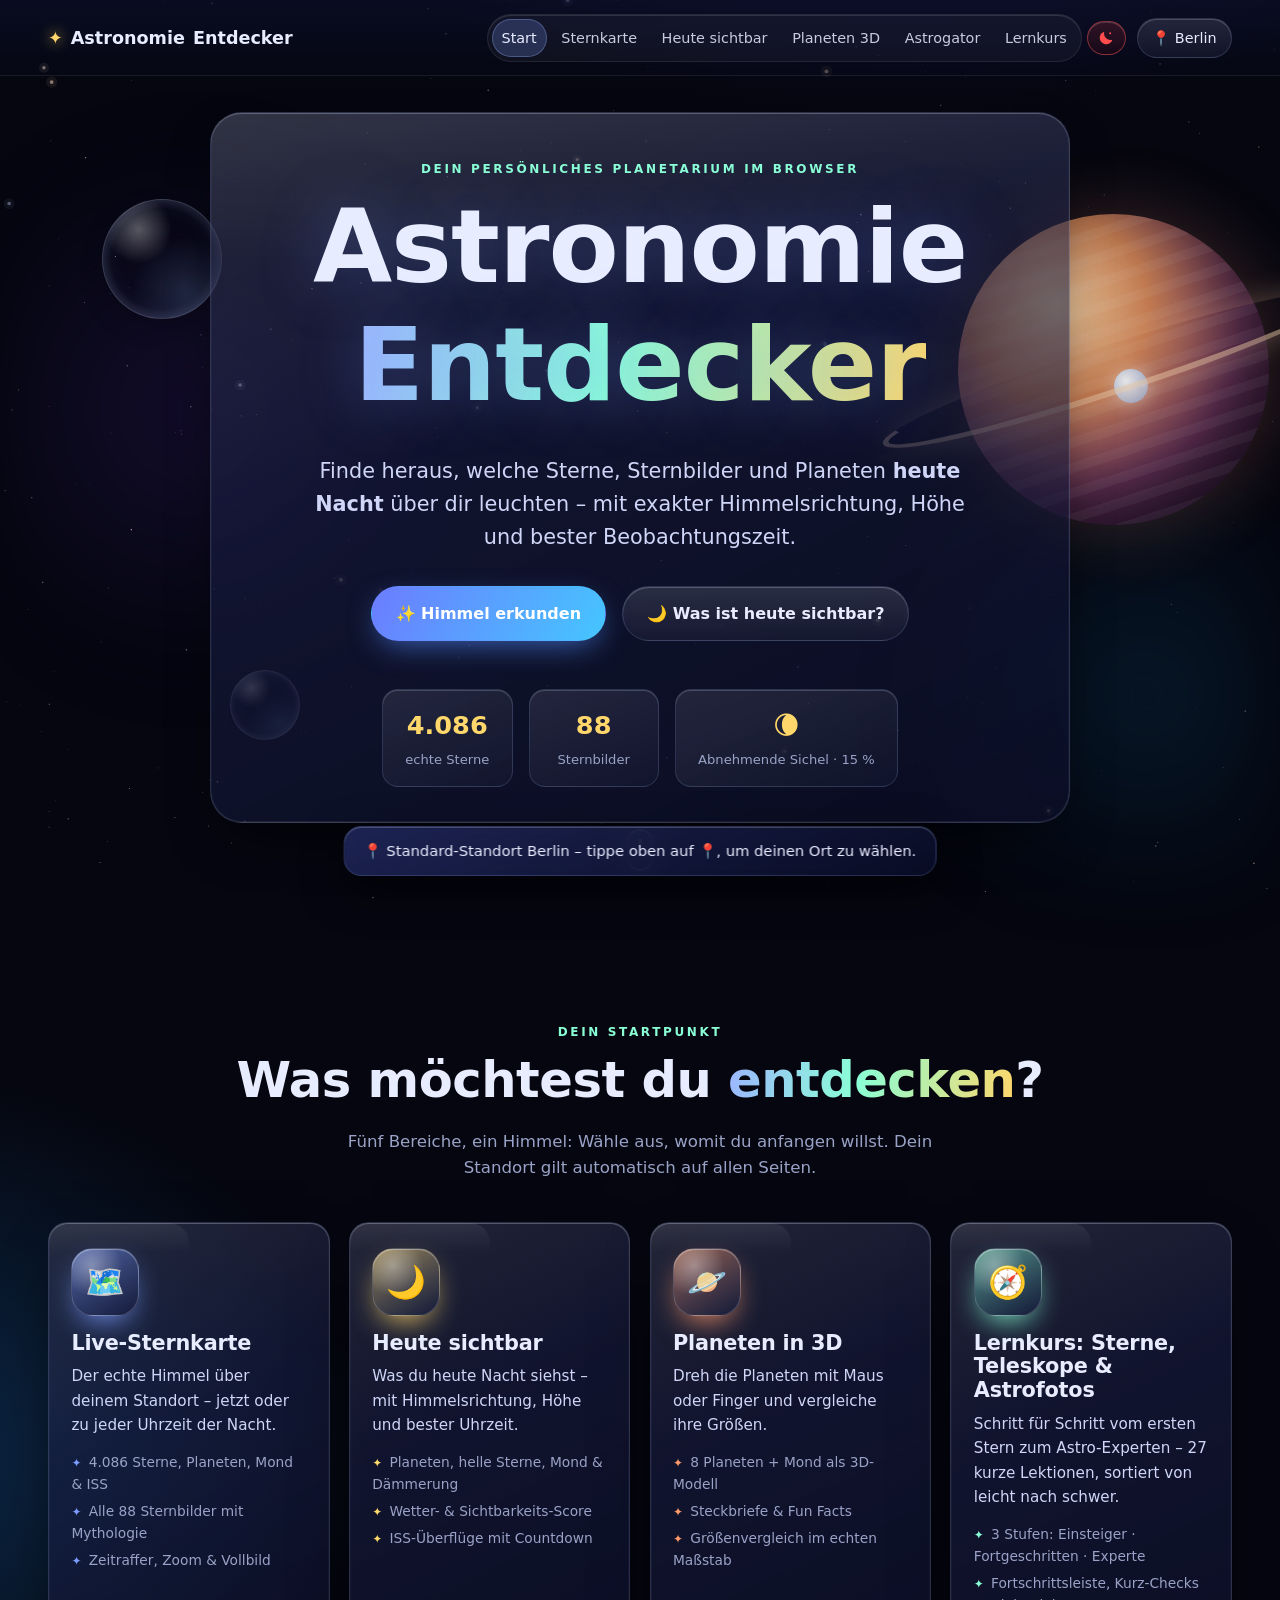
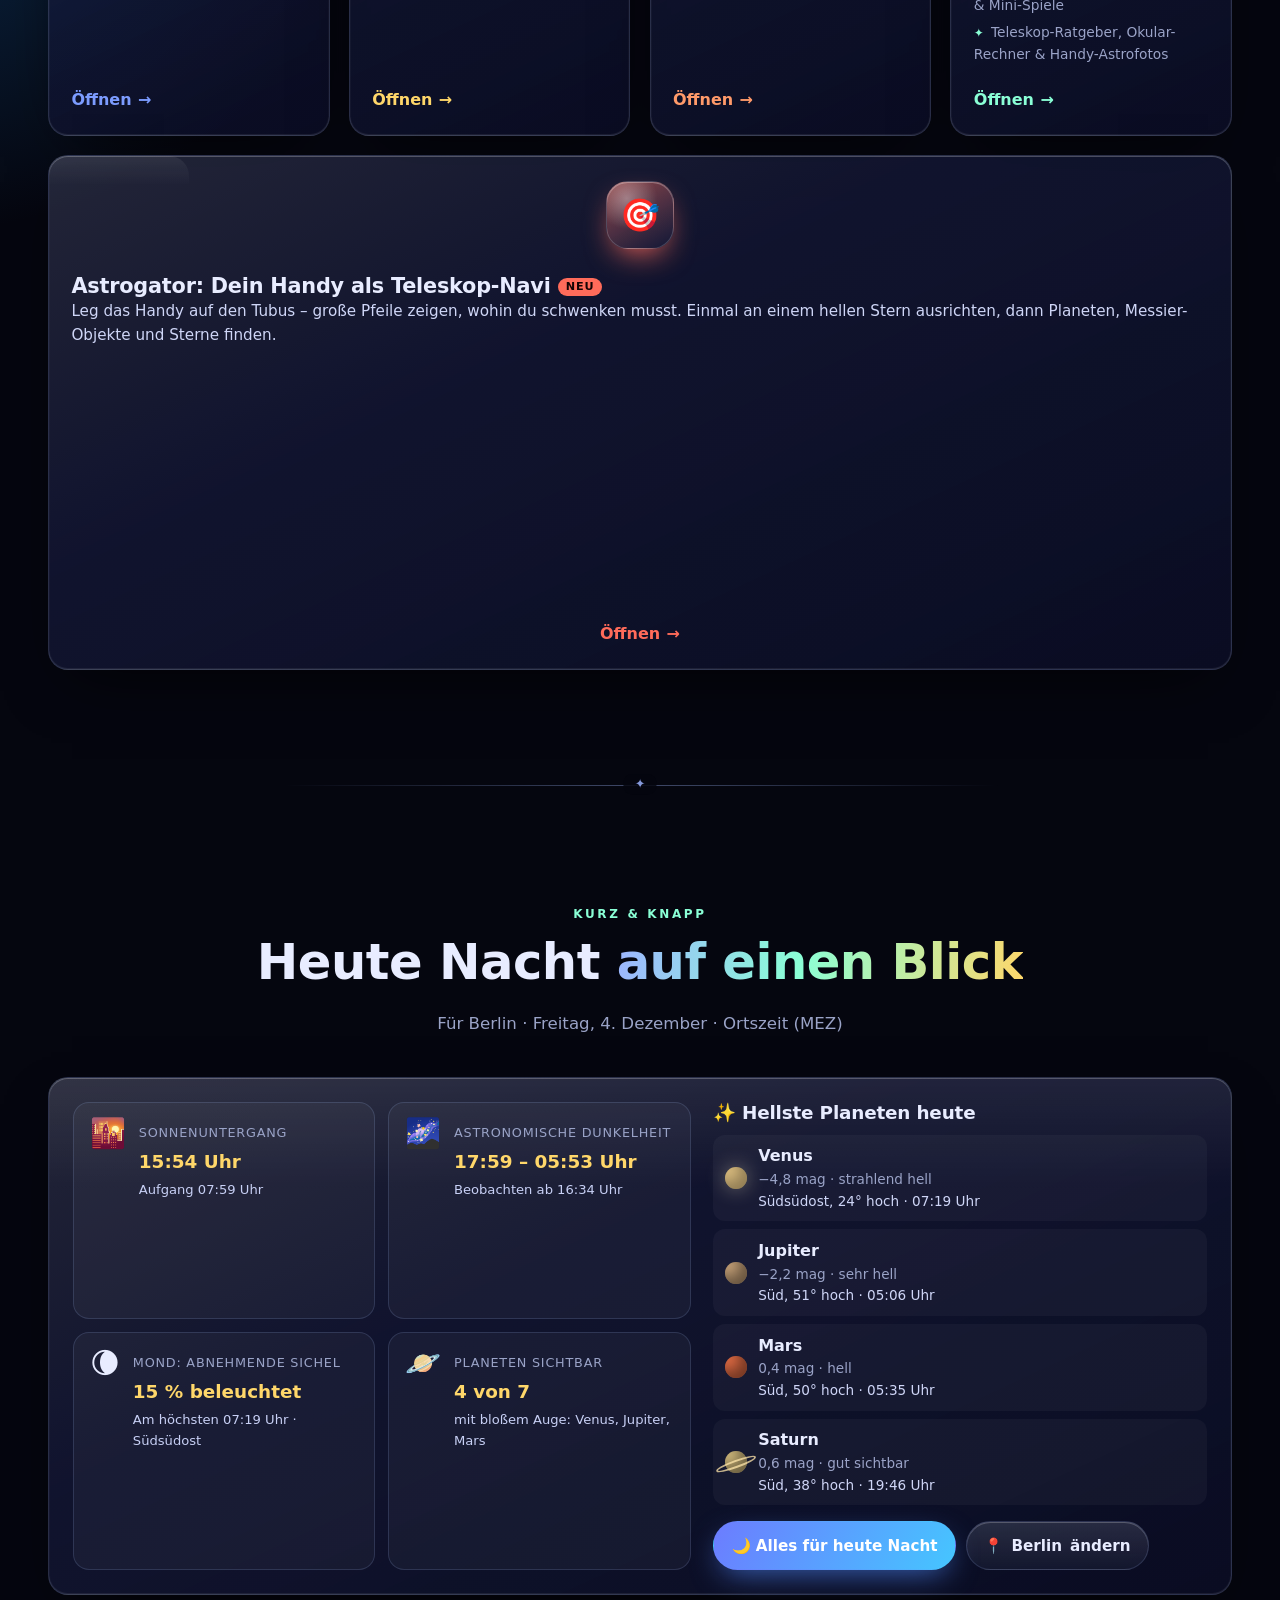
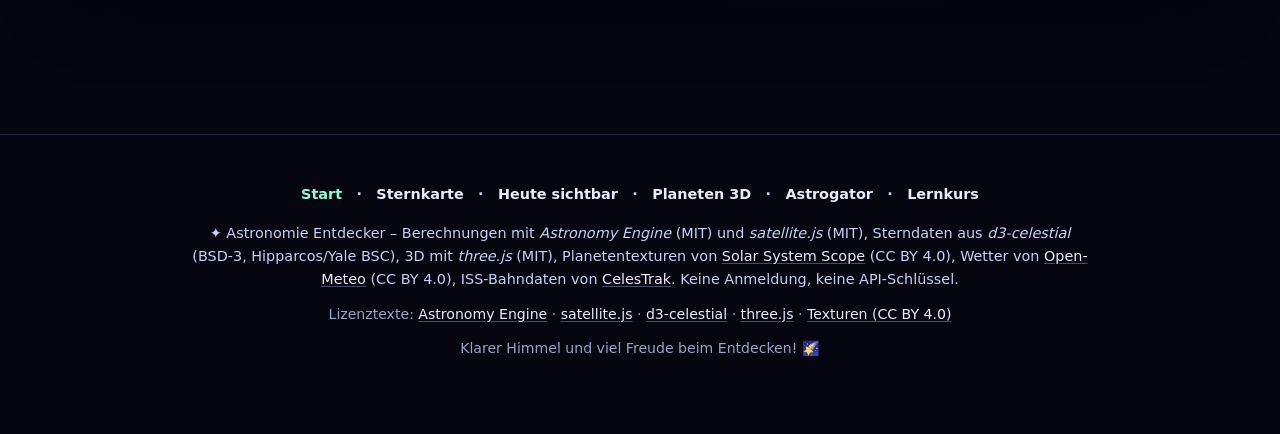
<file: index.html>
<!DOCTYPE html>
<html lang="de">
<head>
<meta charset="utf-8">
<meta name="viewport" content="width=device-width, initial-scale=1, viewport-fit=cover">
<title>Astronomie Entdecker – Dein Fenster zum Sternenhimmel</title>
<meta name="description" content="Interaktive Sternkarte, „Heute sichtbar“-Planer, Planeten in 3D und Sterne lesen lernen – alles auf Deutsch.">
<meta name="theme-color" content="#05060f">
<script>/* Rotlicht-Nachtmodus vor dem ersten Zeichnen setzen */try{if(localStorage.getItem('ae-rotlicht-v1')==='1'){var d=document.documentElement,b=parseFloat(localStorage.getItem('ae-rotlicht-hell-v1'));d.classList.add('rotlicht');if(b>=.25&&b<=1)d.style.setProperty('--rl-c','rgb('+Math.round(255*b)+',0,0)');var m=document.querySelector('meta[name="theme-color"]');if(m){m.setAttribute('data-off',m.content);m.content='#120000';}}}catch(e){}</script>
<link rel="icon" href="data:image/svg+xml,%3Csvg xmlns='http://www.w3.org/2000/svg' viewBox='0 0 64 64'%3E%3Ccircle cx='32' cy='32' r='30' fill='%230b1030'/%3E%3Cpath d='M32 10l5 15h16l-13 9 5 16-13-10-13 10 5-16-13-9h16z' fill='%23ffd76a'/%3E%3C/svg%3E">
<script>
/* Alte Sprungmarken des One-Pagers (index.html#…) auf die neuen Unterseiten umleiten */
(function () {
  var h = decodeURIComponent(location.hash.slice(1)); if (!h) return;
  var m = { 'himmelskarte': 'sternkarte.html', 'fold-sternbilder': 'sternkarte.html#fold-sternbilder', 'sternbilder': 'sternkarte.html#sternbilder',
    'heute-nacht': 'heute.html#heute-nacht', 'fold-hn-planets': 'heute.html#fold-hn-planets', 'fold-hn-stars': 'heute.html#fold-hn-stars',
    'wetter': 'heute.html#wetter', 'fold-wx-timeline': 'heute.html#fold-wx-timeline', 'iss': 'heute.html#iss', 'fold-iss-passes': 'heute.html#fold-iss-passes',
    'planeten': 'planeten.html',
    'sterne-lesen': 'lernen.html#lektion-lernpfad', 'fold-hand': 'lernen.html#fold-hand', 'fold-find': 'lernen.html#fold-find', 'fold-pro-tipps': 'lernen.html#fold-pro-tipps', 'fold-apps': 'lernen.html#fold-apps',
    'einsteiger': 'lernen.html#einsteiger', 'fold-compare': 'lernen.html#fold-compare', 'fold-games': 'lernen.html#fold-games', 'fold-obs-tipps': 'lernen.html#fold-obs-tipps' };
  if (m[h]) location.replace(m[h]);
})();
</script>
<link rel="stylesheet" href="css/style.css?v=14">
</head>
<body class="page-start">
<canvas id="bg-stars" aria-hidden="true"></canvas>
<div class="nebula" aria-hidden="true"><span></span><span></span><span></span></div>

<header class="nav" id="nav">
  <a class="brand" href="index.html"><span class="brand-star">✦</span> Astronomie<span class="brand-2"> Entdecker</span></a>
  <button class="nav-toggle" id="navToggle" aria-label="Menü öffnen" aria-expanded="false" aria-controls="navLinks"><span></span><span></span><span></span></button>
  <nav class="nav-links" id="navLinks" aria-label="Hauptnavigation">
    <a href="index.html" class="active" aria-current="page"><span class="nl-ic" aria-hidden="true">🏠</span>Start</a>
    <a href="sternkarte.html"><span class="nl-ic" aria-hidden="true">🗺️</span>Sternkarte</a>
    <a href="heute.html"><span class="nl-ic" aria-hidden="true">🌙</span>Heute sichtbar</a>
    <a href="planeten.html"><span class="nl-ic" aria-hidden="true">🪐</span>Planeten 3D</a>
    <a href="astrogator.html"><span class="nl-ic" aria-hidden="true">🎯</span>Astrogator</a>
    <a href="lernen.html"><span class="nl-ic" aria-hidden="true">🧭</span>Lernkurs</a>
  </nav>
  <button class="rl-btn" id="rlBtn" type="button" aria-label="Rotlicht-Nachtmodus" aria-pressed="false" title="Rotlicht-Nachtmodus einschalten (Taste R)"><svg class="rl-ic" viewBox="0 0 24 24" aria-hidden="true" focusable="false"><path d="M20.5 14.2A8.6 8.6 0 0 1 9.8 3.5a8.6 8.6 0 1 0 10.7 10.7z" fill="currentColor"/><circle cx="17.6" cy="5.6" r="1.3" fill="currentColor"/></svg><span class="rl-txt">Rotlicht</span></button>
  <button class="loc-chip" id="locChip" title="Standort ändern (gilt für alle Seiten)">📍 <span id="locChipText">Standort wählen</span></button>
  <span class="nav-progress" id="navProgress" aria-hidden="true"></span>
</header>

<main id="inhalt">
<!-- HERO -->
<section class="hero" id="start">
  <div class="hero-orbit" aria-hidden="true">
    <div class="planet"><div class="ring"></div></div>
    <div class="moonlet"></div>
  </div>
  <div class="glass-orb" style="width:120px;height:120px;left:8%;top:22%" aria-hidden="true"></div>
  <div class="glass-orb" style="width:70px;height:70px;left:18%;bottom:18%;animation-delay:-4s" aria-hidden="true"></div>
  <div class="hero-content glass hero-glass">
    <p class="eyebrow reveal">Dein persönliches Planetarium im Browser</p>
    <h1 class="reveal">Astronomie <span class="grad">Entdecker</span></h1>
    <p class="lead reveal">Finde heraus, welche Sterne, Sternbilder und Planeten <strong>heute Nacht</strong> über dir leuchten – mit exakter Himmelsrichtung, Höhe und bester Beobachtungszeit.</p>
    <div class="hero-cta reveal">
      <a class="btn btn-primary" href="sternkarte.html">✨ Himmel erkunden</a>
      <a class="btn btn-ghost" href="heute.html">🌙 Was ist heute sichtbar?</a>
    </div>
    <div class="hero-stats reveal" id="heroStats">
      <div class="stat"><b id="statStars">4.086</b><span>echte Sterne</span></div>
      <div class="stat"><b>88</b><span>Sternbilder</span></div>
      <div class="stat"><b id="statMoon">🌙</b><span id="statMoonTxt">Mondphase</span></div>
    </div>
  </div>
  <a class="scroll-hint" href="#ueberblick" aria-label="Weiter nach unten"><span></span></a>
</section>

<!-- ÜBERBLICK -->
<section class="section" id="ueberblick">
  <div class="section-head reveal">
    <p class="eyebrow">Dein Startpunkt</p>
    <h2>Was möchtest du <span class="grad">entdecken</span>?</h2>
    <p class="muted">Fünf Bereiche, ein Himmel: Wähle aus, womit du anfangen willst. Dein Standort gilt automatisch auf allen Seiten.</p>
  </div>
  <div class="page-cards">
    <a class="card glass page-card reveal pc-sky" href="sternkarte.html">
      <span class="pc-orb" aria-hidden="true">🗺️</span>
      <h3>Live-Sternkarte</h3>
      <p>Der echte Himmel über deinem Standort – jetzt oder zu jeder Uhrzeit der Nacht.</p>
      <ul class="pc-list"><li>4.086 Sterne, Planeten, Mond &amp; ISS</li><li>Alle 88 Sternbilder mit Mythologie</li><li>Zeitraffer, Zoom &amp; Vollbild</li></ul>
      <span class="pc-go">Öffnen <span aria-hidden="true">→</span></span>
    </a>
    <a class="card glass page-card reveal pc-tonight" href="heute.html">
      <span class="pc-orb" aria-hidden="true">🌙</span>
      <h3>Heute sichtbar</h3>
      <p>Was du heute Nacht siehst – mit Himmelsrichtung, Höhe und bester Uhrzeit.</p>
      <ul class="pc-list"><li>Planeten, helle Sterne, Mond &amp; Dämmerung</li><li>Wetter- &amp; Sichtbarkeits-Score</li><li>ISS-Überflüge mit Countdown</li></ul>
      <span class="pc-go">Öffnen <span aria-hidden="true">→</span></span>
    </a>
    <a class="card glass page-card reveal pc-planets" href="planeten.html">
      <span class="pc-orb" aria-hidden="true">🪐</span>
      <h3>Planeten in 3D</h3>
      <p>Dreh die Planeten mit Maus oder Finger und vergleiche ihre Größen.</p>
      <ul class="pc-list"><li>8 Planeten + Mond als 3D-Modell</li><li>Steckbriefe &amp; Fun Facts</li><li>Größenvergleich im echten Maßstab</li></ul>
      <span class="pc-go">Öffnen <span aria-hidden="true">→</span></span>
    </a>
    <a class="card glass page-card reveal pc-learn" href="lernen.html">
      <span class="pc-orb" aria-hidden="true">🧭</span>
      <h3>Lernkurs: Sterne, Teleskope &amp; Astrofotos</h3>
      <p>Schritt für Schritt vom ersten Stern zum Astro-Experten – 27 kurze Lektionen, sortiert von leicht nach schwer.</p>
      <ul class="pc-list"><li>3 Stufen: Einsteiger · Fortgeschritten · Experte</li><li>Fortschrittsleiste, Kurz-Checks &amp; Mini-Spiele</li><li>Teleskop-Ratgeber, Okular-Rechner &amp; Handy-Astrofotos</li></ul>
      <span class="pc-go">Öffnen <span aria-hidden="true">→</span></span>
    </a>
    <a class="card glass page-card reveal pc-hopper" href="astrogator.html">
      <span class="pc-orb" aria-hidden="true">🎯</span>
      <div class="pc-hop-txt">
        <h3>Astrogator: Dein Handy als Teleskop-Navi <span class="pc-new">Neu</span></h3>
        <p>Leg das Handy auf den Tubus – große Pfeile zeigen, wohin du schwenken musst. Einmal an einem hellen Stern ausrichten, dann Planeten, Messier-Objekte und Sterne finden.</p>
      </div>
      <span class="pc-go">Öffnen <span aria-hidden="true">→</span></span>
    </a>
  </div>
</section>

<!-- HEUTE NACHT AUF EINEN BLICK -->
<section class="section" id="auf-einen-blick">
  <div class="section-head reveal">
    <p class="eyebrow">Kurz &amp; knapp</p>
    <h2>Heute Nacht <span class="grad">auf einen Blick</span></h2>
    <p class="muted" id="glanceSub">Für deinen Standort</p>
  </div>
  <div class="glass glance reveal" id="glance">
    <div class="gl-tiles" id="glanceTiles"><p class="muted">⏳ Wird berechnet …</p></div>
    <div class="gl-side">
      <h3>✨ Hellste Planeten heute</h3>
      <ul class="gl-list" id="glanceList"></ul>
      <div class="gl-actions">
        <a class="btn btn-primary" href="heute.html">🌙 Alles für heute Nacht</a>
        <button class="btn btn-ghost" type="button" data-loc-open>📍 <span data-loc-name>Berlin</span> ändern</button>
      </div>
    </div>
  </div>
</section>
</main>

<footer class="footer">
  <nav class="foot-nav" aria-label="Seiten"><a href="index.html" aria-current="page">Start</a> · <a href="sternkarte.html">Sternkarte</a> · <a href="heute.html">Heute sichtbar</a> · <a href="planeten.html">Planeten 3D</a> · <a href="astrogator.html">Astrogator</a> · <a href="lernen.html">Lernkurs</a></nav>
  <p>✦ Astronomie Entdecker – Berechnungen mit <em>Astronomy Engine</em> (MIT) und <em>satellite.js</em> (MIT), Sterndaten aus <em>d3-celestial</em> (BSD-3, Hipparcos/Yale BSC), 3D mit <em>three.js</em> (MIT), Planetentexturen von <a href="https://www.solarsystemscope.com/textures/" target="_blank" rel="noopener">Solar System Scope</a> (CC BY 4.0), Wetter von <a href="https://open-meteo.com/" target="_blank" rel="noopener">Open-Meteo</a> (CC BY 4.0), ISS-Bahndaten von <a href="https://celestrak.org/" target="_blank" rel="noopener">CelesTrak</a>. Keine Anmeldung, keine API-Schlüssel.</p>
  <p class="muted small foot-lic">Lizenztexte: <a href="licenses/astronomy-engine-LICENSE.txt">Astronomy Engine</a> · <a href="licenses/satellite.js-LICENSE.txt">satellite.js</a> · <a href="licenses/d3-celestial-LICENSE.txt">d3-celestial</a> · <a href="licenses/three-LICENSE.txt">three.js</a> · <a href="licenses/textures-CC-BY-4.0.txt">Texturen (CC BY 4.0)</a></p>
  <p class="muted small">Klarer Himmel und viel Freude beim Entdecken! 🌠</p>
</footer>

<!-- STANDORT -->
<div class="modal" id="locModal" role="dialog" aria-modal="true" aria-labelledby="locTitle" hidden>
  <div class="modal-backdrop" data-close></div>
  <div class="modal-card glass">
    <button class="modal-close" data-close aria-label="Schließen">×</button>
    <h3 id="locTitle">📍 Wo stehst du?</h3>
    <p class="muted">Für eine exakte Himmelsansicht brauchen wir deinen ungefähren Standort. Er gilt für alle Seiten und bleibt in deinem Browser – nichts wird gesendet.</p>
    <button class="btn btn-primary wide" id="btnGeo">🛰️ Meinen Standort verwenden</button>
    <p class="geo-status" id="geoStatus"></p>
    <div class="or"><span>oder</span></div>
    <label class="field">Stadt auswählen
      <select id="citySelect"></select>
    </label>
    <div class="field-row">
      <label class="field">Breite (°)<input id="latInput" type="number" step="0.001" min="-90" max="90" placeholder="52.52"></label>
      <label class="field">Länge (°)<input id="lonInput" type="number" step="0.001" min="-180" max="180" placeholder="13.40"></label>
    </div>
    <p class="muted small">Nord = positive Breite, Ost = positive Länge. Bei eigenen Koordinaten wird die Zeitzone deines Browsers verwendet.</p>
    <button class="btn btn-ghost wide" id="btnManual">Koordinaten übernehmen</button>
  </div>
</div>
<button class="to-top" id="toTop" type="button" aria-label="Nach oben" hidden>↑</button>
<div class="toast" id="toast" role="status" aria-live="polite"></div>

<script src="js/vendor/astronomy.browser.min.js?v=14"></script>
<script src="js/data/cities.js?v=14"></script>
<script src="js/core.js?v=14"></script>
<script src="js/background.js?v=14"></script>
<script src="js/glance.js?v=14"></script>
<script src="js/rotlicht.js?v=14"></script>
<script src="js/ux.js?v=14"></script>
<script src="js/main.js?v=14"></script>
</body>
</html>
</file>
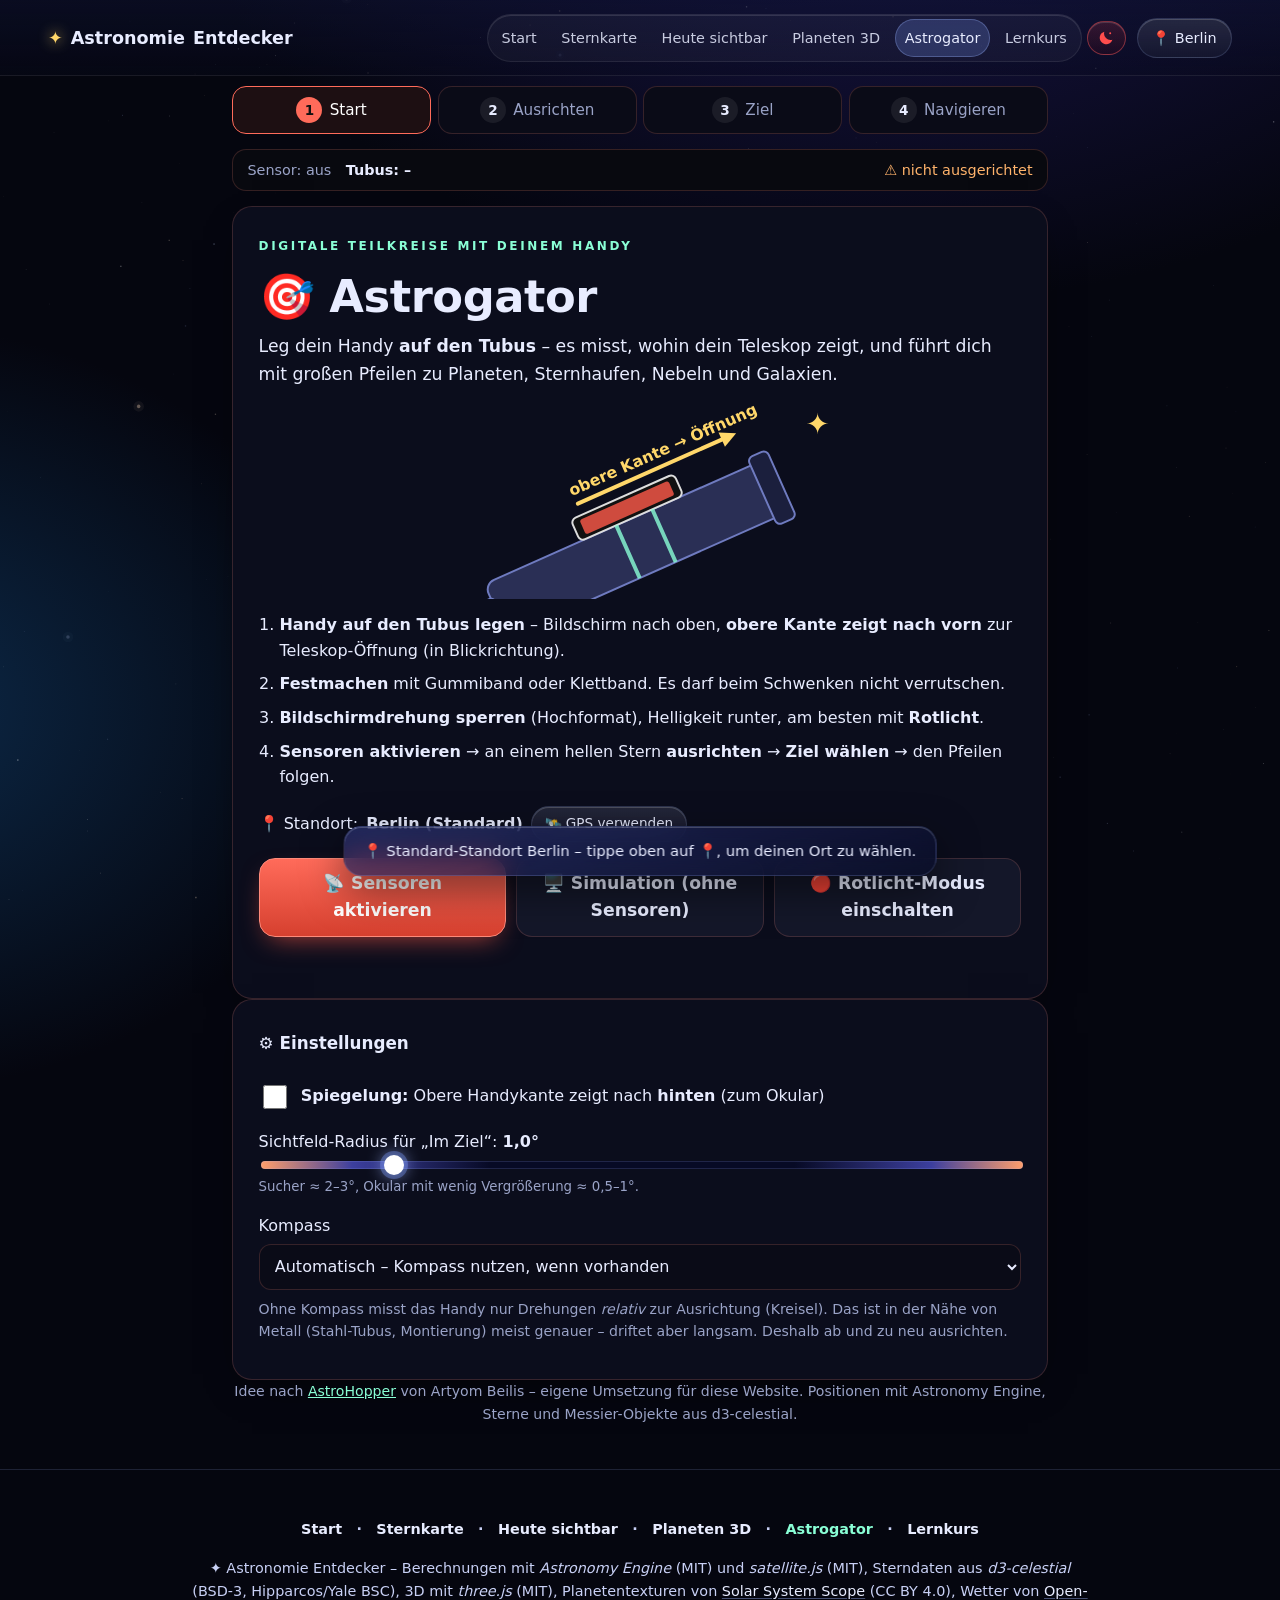
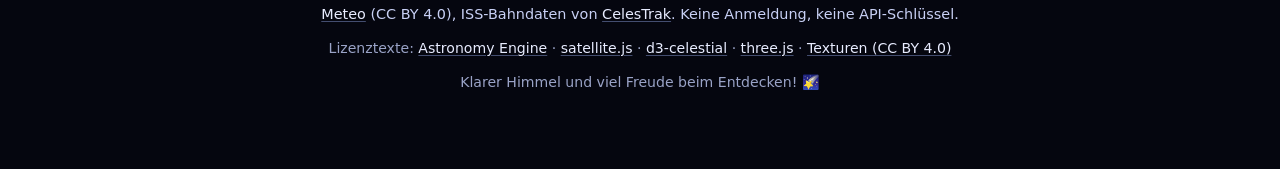
<file: astrogator.html>
<!DOCTYPE html>
<html lang="de">
<head>
<meta charset="utf-8">
<meta name="viewport" content="width=device-width, initial-scale=1, viewport-fit=cover">
<title>Astrogator: Handy als Teleskop-Navi – Astronomie Entdecker</title>
<meta name="description" content="Leg dein Handy aufs Teleskop: Astrogator zeigt mit großen Pfeilen, wohin du schwenken musst – Planeten, Messier-Objekte und helle Sterne. Digitale Teilkreise ohne Zusatzhardware.">
<meta name="theme-color" content="#05060f">
<script>/* Rotlicht-Nachtmodus vor dem ersten Zeichnen setzen */try{if(localStorage.getItem('ae-rotlicht-v1')==='1'){var d=document.documentElement,b=parseFloat(localStorage.getItem('ae-rotlicht-hell-v1'));d.classList.add('rotlicht');if(b>=.25&&b<=1)d.style.setProperty('--rl-c','rgb('+Math.round(255*b)+',0,0)');var m=document.querySelector('meta[name="theme-color"]');if(m){m.setAttribute('data-off',m.content);m.content='#120000';}}}catch(e){}</script>
<link rel="icon" href="data:image/svg+xml,%3Csvg xmlns='http://www.w3.org/2000/svg' viewBox='0 0 64 64'%3E%3Ccircle cx='32' cy='32' r='30' fill='%230b1030'/%3E%3Cpath d='M32 10l5 15h16l-13 9 5 16-13-10-13 10 5-16-13-9h16z' fill='%23ffd76a'/%3E%3C/svg%3E">
<link rel="stylesheet" href="css/style.css?v=14">
</head>
<body class="page-hopper">
<canvas id="bg-stars" aria-hidden="true"></canvas>

<header class="nav" id="nav">
  <a class="brand" href="index.html"><span class="brand-star">✦</span> Astronomie<span class="brand-2"> Entdecker</span></a>
  <button class="nav-toggle" id="navToggle" aria-label="Menü öffnen" aria-expanded="false" aria-controls="navLinks"><span></span><span></span><span></span></button>
  <nav class="nav-links" id="navLinks" aria-label="Hauptnavigation">
    <a href="index.html"><span class="nl-ic" aria-hidden="true">🏠</span>Start</a>
    <a href="sternkarte.html"><span class="nl-ic" aria-hidden="true">🗺️</span>Sternkarte</a>
    <a href="heute.html"><span class="nl-ic" aria-hidden="true">🌙</span>Heute sichtbar</a>
    <a href="planeten.html"><span class="nl-ic" aria-hidden="true">🪐</span>Planeten 3D</a>
    <a href="astrogator.html" class="active" aria-current="page"><span class="nl-ic" aria-hidden="true">🎯</span>Astrogator</a>
    <a href="lernen.html"><span class="nl-ic" aria-hidden="true">🧭</span>Lernkurs</a>
  </nav>
  <button class="rl-btn" id="rlBtn" type="button" aria-label="Rotlicht-Nachtmodus" aria-pressed="false" title="Rotlicht-Nachtmodus einschalten (Taste R)"><svg class="rl-ic" viewBox="0 0 24 24" aria-hidden="true" focusable="false"><path d="M20.5 14.2A8.6 8.6 0 0 1 9.8 3.5a8.6 8.6 0 1 0 10.7 10.7z" fill="currentColor"/><circle cx="17.6" cy="5.6" r="1.3" fill="currentColor"/></svg><span class="rl-txt">Rotlicht</span></button>
  <button class="loc-chip" id="locChip" title="Standort ändern (gilt für alle Seiten)">📍 <span id="locChipText">Standort wählen</span></button>
  <span class="nav-progress" id="navProgress" aria-hidden="true"></span>
</header>

<main id="inhalt" class="hp-main">
<div class="hp-wrap">
  <nav class="hp-steps" aria-label="Schritte">
    <button type="button" class="hp-step" data-go="start"><b>1</b><span>Start</span></button>
    <button type="button" class="hp-step" data-go="align"><b>2</b><span>Ausrichten</span></button>
    <button type="button" class="hp-step" data-go="target"><b>3</b><span>Ziel</span></button>
    <button type="button" class="hp-step" data-go="nav"><b>4</b><span>Navigieren</span></button>
  </nav>
  <div class="hp-live" id="hpLive" aria-live="off">
    <span class="hp-live-src" id="hpSrc">Sensor: aus</span>
    <span class="hp-live-pos" id="hpPos">Tubus: –</span>
    <span class="hp-live-al" id="hpAl">nicht ausgerichtet</span>
  </div>

  <!-- 1 START -->
  <section class="hp-panel" data-step="start" aria-labelledby="hpT1">
    <div class="hp-card hp-hero">
      <p class="eyebrow">Digitale Teilkreise mit deinem Handy</p>
      <h1 id="hpT1">🎯 Astrogator</h1>
      <p class="hp-lead">Leg dein Handy <b>auf den Tubus</b> – es misst, wohin dein Teleskop zeigt, und führt dich mit großen Pfeilen zu Planeten, Sternhaufen, Nebeln und Galaxien.</p>
      <svg class="hp-illu" viewBox="0 0 320 150" role="img" aria-label="Skizze: Handy liegt flach auf dem Teleskop-Tubus, die obere Kante zeigt zur Öffnung">
        <g transform="rotate(-24 160 110)">
          <rect x="40" y="88" width="230" height="44" rx="8" class="hp-i-tube"/>
          <rect x="262" y="82" width="16" height="56" rx="4" class="hp-i-tube2"/>
          <rect x="22" y="100" width="20" height="20" rx="3" class="hp-i-tube2"/>
          <rect x="120" y="70" width="86" height="18" rx="4" class="hp-i-phone"/>
          <rect x="126" y="73" width="74" height="12" rx="2" class="hp-i-screen"/>
          <line x1="130" y1="61" x2="250" y2="61" class="hp-i-arrow"/>
          <path d="M250 55 L262 61 L250 67 Z" class="hp-i-head"/>
          <text x="128" y="54" class="hp-i-txt">obere Kante → Öffnung</text>
          <path d="M150 88 v44 M180 88 v44" class="hp-i-band"/>
        </g>
        <text x="286" y="24" class="hp-i-star">✦</text>
      </svg>
      <ol class="hp-howto">
        <li><b>Handy auf den Tubus legen</b> – Bildschirm nach oben, <b>obere Kante zeigt nach vorn</b> zur Teleskop-Öffnung (in Blickrichtung).</li>
        <li><b>Festmachen</b> mit Gummiband oder Klettband. Es darf beim Schwenken nicht verrutschen.</li>
        <li><b>Bildschirmdrehung sperren</b> (Hochformat), Helligkeit runter, am besten mit <b>Rotlicht</b>.</li>
        <li><b>Sensoren aktivieren</b> → an einem hellen Stern <b>ausrichten</b> → <b>Ziel wählen</b> → den Pfeilen folgen.</li>
      </ol>
      <p class="hp-loc">📍 Standort: <b id="hpLocName">–</b> <button type="button" class="chip" id="hpGeo">🛰️ GPS verwenden</button></p>
      <div class="hp-actions">
        <button type="button" class="hp-big hp-primary" id="hpActivate">📡 Sensoren aktivieren</button>
        <button type="button" class="hp-big hp-ghost" id="hpSimBtn">🖥️ Simulation (ohne Sensoren)</button>
        <button type="button" class="hp-big hp-ghost hp-redbtn" data-red-toggle aria-pressed="false">🔴 Rotlicht-Modus einschalten</button>
      </div>
      <p class="hp-msg" id="hpSensMsg" role="status"></p>
    </div>
    <details class="hp-card hp-settings" id="hpSettings">
      <summary>⚙️ Einstellungen</summary>
      <label class="hp-switch"><input type="checkbox" id="hpRev"> <span><b>Spiegelung:</b> Obere Handykante zeigt nach <b>hinten</b> (zum Okular)</span></label>
      <label class="hp-range"><span>Sichtfeld-Radius für „Im Ziel“: <b id="hpFovVal">1,0°</b></span><input type="range" id="hpFov" min="0.2" max="5" step="0.1" value="1"><small class="muted">Sucher ≈ 2–3°, Okular mit wenig Vergrößerung ≈ 0,5–1°.</small></label>
      <label class="hp-sel"><span>Kompass</span><select id="hpCompass"><option value="auto">Automatisch – Kompass nutzen, wenn vorhanden</option><option value="aus">Aus – nur relativ (Ausrichtung nötig, oft genauer)</option></select></label>
      <p class="muted small">Ohne Kompass misst das Handy nur Drehungen <i>relativ</i> zur Ausrichtung (Kreisel). Das ist in der Nähe von Metall (Stahl-Tubus, Montierung) meist genauer – driftet aber langsam. Deshalb ab und zu neu ausrichten.</p>
    </details>
    <p class="muted small hp-credit">Idee nach <a href="https://github.com/artyom-beilis/skyhopper" target="_blank" rel="noopener">AstroHopper</a> von Artyom Beilis – eigene Umsetzung für diese Website. Positionen mit Astronomy Engine, Sterne und Messier-Objekte aus d3-celestial.</p>
  </section>

  <!-- 2 AUSRICHTEN -->
  <section class="hp-panel" data-step="align" aria-labelledby="hpT2" hidden>
    <div class="hp-card">
      <h2 id="hpT2">② Ausrichten</h2>
      <p>Stell einen <b>hellen Stern oder Planeten</b>, den du sicher erkennst, <b>mittig ins Okular</b>. Dann hier antippen – 3 Sekunden nicht wackeln.</p>
      <input type="search" class="hp-search" id="hpAlignQ" placeholder="Suchen, z. B. Wega, Jupiter …" aria-label="Ausrichtungsstern suchen" autocomplete="off">
      <ul class="hp-list" id="hpAlignList" aria-label="Helle Objekte über dem Horizont"></ul>
      <button type="button" class="chip hp-skip" id="hpSkipAlign">Ohne Ausrichtung weiter (nur mit Kompass, ungenau)</button>
    </div>
  </section>

  <!-- 3 ZIEL -->
  <section class="hp-panel" data-step="target" aria-labelledby="hpT3" hidden>
    <div class="hp-card">
      <h2 id="hpT3">③ Ziel wählen</h2>
      <input type="search" class="hp-search" id="hpTargetQ" placeholder="Suchen: M13, Andromeda, Saturn …" aria-label="Ziel suchen" autocomplete="off">
      <div class="hp-cats" role="group" aria-label="Kategorie">
        <button type="button" class="chip active" data-cat="alle" aria-pressed="true">Alle</button>
        <button type="button" class="chip" data-cat="planet" aria-pressed="false">🪐 Planeten</button>
        <button type="button" class="chip" data-cat="moon" aria-pressed="false">🌙 Mond</button>
        <button type="button" class="chip" data-cat="dso" aria-pressed="false">🌌 Deep-Sky</button>
        <button type="button" class="chip" data-cat="star" aria-pressed="false">⭐ Helle Sterne</button>
      </div>
      <label class="hp-switch hp-only"><input type="checkbox" id="hpOnlyUp" checked> <span>Nur Objekte über dem Horizont</span></label>
      <ul class="hp-list" id="hpTargetList" aria-label="Ziele"></ul>
    </div>
  </section>

  <!-- 4 NAVIGIEREN -->
  <section class="hp-panel" data-step="nav" aria-labelledby="hpT4" hidden>
    <div class="hp-card hp-navcard" id="hpNavCard">
      <p class="hp-tname"><span class="muted">Ziel:</span> <b id="hpT4">–</b> <span class="hp-tsub" id="hpTSub"></span></p>
      <div class="hp-readout">
        <div class="hp-ax" id="hpAxUp"><span class="hp-arrow" id="hpArUp" aria-hidden="true">↑</span><span class="hp-num"><small id="hpLbUp">Hoch</small><b id="hpValUp">–</b></span></div>
        <div class="hp-ax" id="hpAxRt"><span class="hp-arrow" id="hpArRt" aria-hidden="true">→</span><span class="hp-num"><small id="hpLbRt">Rechts</small><b id="hpValRt">–</b></span></div>
      </div>
      <div class="hp-mid">
        <canvas id="hpRadar" width="240" height="240" aria-label="Radar: Fadenkreuz ist die aktuelle Tubus-Richtung, der Punkt das Ziel" role="img"></canvas>
        <div class="hp-side">
          <p class="hp-dist">Abstand <b id="hpDist">–</b></p>
          <p class="hp-status" id="hpStatus" role="status" aria-live="polite">–</p>
          <p class="hp-cur muted small" id="hpCur"></p>
        </div>
      </div>
      <p class="hp-hop" id="hpHop" hidden></p>
      <p class="hp-drift" id="hpDrift" hidden></p>
      <div class="hp-actions hp-navbtns">
        <button type="button" class="hp-big hp-ghost" data-go="target">🔭 Ziel wechseln</button>
        <button type="button" class="hp-big hp-ghost" id="hpSync">🎯 Ziel ist im Okular – hier neu ausrichten</button>
      </div>
    </div>
  </section>

  <!-- SIMULATION -->
  <div class="hp-card hp-sim" id="hpSim" hidden>
    <p class="hp-simhead">🖥️ <b>Simulation</b> – so, als würdest du den Tubus bewegen <span class="muted small">(Pfeiltasten ←→↑↓, mit Umschalt feiner)</span></p>
    <label class="hp-range"><span>Höhe <b id="hpSimAltV">20,0°</b></span><input type="range" id="hpSimAlt" min="-10" max="90" step="0.1" value="20"></label>
    <label class="hp-range"><span>Azimut <b id="hpSimAzV">180,0°</b></span><input type="range" id="hpSimAz" min="0" max="359.9" step="0.1" value="180"></label>
    <p class="muted small">Der simulierte „Kompass“ liegt absichtlich 23° daneben und das Handy 1,5° schräg – genau dafür ist die Ausrichtung da.</p>
  </div>
</div>
</main>

<div class="hp-count" id="hpCount" hidden role="alertdialog" aria-modal="true" aria-labelledby="hpCountN">
  <div class="hp-count-in">
    <p class="hp-count-t">Ausrichten auf <b id="hpCountObj">–</b></p>
    <p class="hp-count-n" id="hpCountN">3</p>
    <p class="hp-count-w">Nicht wackeln!</p>
    <button type="button" class="hp-big hp-ghost" id="hpCountCancel">Abbrechen</button>
  </div>
</div>

<footer class="footer">
  <nav class="foot-nav" aria-label="Seiten"><a href="index.html">Start</a> · <a href="sternkarte.html">Sternkarte</a> · <a href="heute.html">Heute sichtbar</a> · <a href="planeten.html">Planeten 3D</a> · <a href="astrogator.html" aria-current="page">Astrogator</a> · <a href="lernen.html">Lernkurs</a></nav>
  <p>✦ Astronomie Entdecker – Berechnungen mit <em>Astronomy Engine</em> (MIT) und <em>satellite.js</em> (MIT), Sterndaten aus <em>d3-celestial</em> (BSD-3, Hipparcos/Yale BSC), 3D mit <em>three.js</em> (MIT), Planetentexturen von <a href="https://www.solarsystemscope.com/textures/" target="_blank" rel="noopener">Solar System Scope</a> (CC BY 4.0), Wetter von <a href="https://open-meteo.com/" target="_blank" rel="noopener">Open-Meteo</a> (CC BY 4.0), ISS-Bahndaten von <a href="https://celestrak.org/" target="_blank" rel="noopener">CelesTrak</a>. Keine Anmeldung, keine API-Schlüssel.</p>
  <p class="muted small foot-lic">Lizenztexte: <a href="licenses/astronomy-engine-LICENSE.txt">Astronomy Engine</a> · <a href="licenses/satellite.js-LICENSE.txt">satellite.js</a> · <a href="licenses/d3-celestial-LICENSE.txt">d3-celestial</a> · <a href="licenses/three-LICENSE.txt">three.js</a> · <a href="licenses/textures-CC-BY-4.0.txt">Texturen (CC BY 4.0)</a></p>
  <p class="muted small">Klarer Himmel und viel Freude beim Entdecken! 🌠</p>
</footer>

<!-- STANDORT -->
<div class="modal" id="locModal" role="dialog" aria-modal="true" aria-labelledby="locTitle" hidden>
  <div class="modal-backdrop" data-close></div>
  <div class="modal-card glass">
    <button class="modal-close" data-close aria-label="Schließen">×</button>
    <h3 id="locTitle">📍 Wo stehst du?</h3>
    <p class="muted">Für eine exakte Himmelsansicht brauchen wir deinen ungefähren Standort. Er gilt für alle Seiten und bleibt in deinem Browser – nichts wird gesendet.</p>
    <button class="btn btn-primary wide" id="btnGeo">🛰️ Meinen Standort verwenden</button>
    <p class="geo-status" id="geoStatus"></p>
    <div class="or"><span>oder</span></div>
    <label class="field">Stadt auswählen
      <select id="citySelect"></select>
    </label>
    <div class="field-row">
      <label class="field">Breite (°)<input id="latInput" type="number" step="0.001" min="-90" max="90" placeholder="52.52"></label>
      <label class="field">Länge (°)<input id="lonInput" type="number" step="0.001" min="-180" max="180" placeholder="13.40"></label>
    </div>
    <p class="muted small">Nord = positive Breite, Ost = positive Länge. Bei eigenen Koordinaten wird die Zeitzone deines Browsers verwendet.</p>
    <button class="btn btn-ghost wide" id="btnManual">Koordinaten übernehmen</button>
  </div>
</div>
<button class="to-top" id="toTop" type="button" aria-label="Nach oben" hidden>↑</button>
<div class="toast" id="toast" role="status" aria-live="polite"></div>

<script src="js/vendor/astronomy.browser.min.js?v=14"></script>
<script src="js/data/cities.js?v=14"></script>
<script src="js/data/sky-data.js?v=14"></script>
<script src="js/data/messier.js?v=14"></script>
<script src="js/core.js?v=14"></script>
<script src="js/background.js?v=14"></script>
<script src="js/hopper-math.js?v=14"></script>
<script src="js/hopper.js?v=14"></script>
<script src="js/rotlicht.js?v=14"></script>
<script src="js/ux.js?v=14"></script>
<script src="js/main.js?v=14"></script>
</body>
</html>
</file>
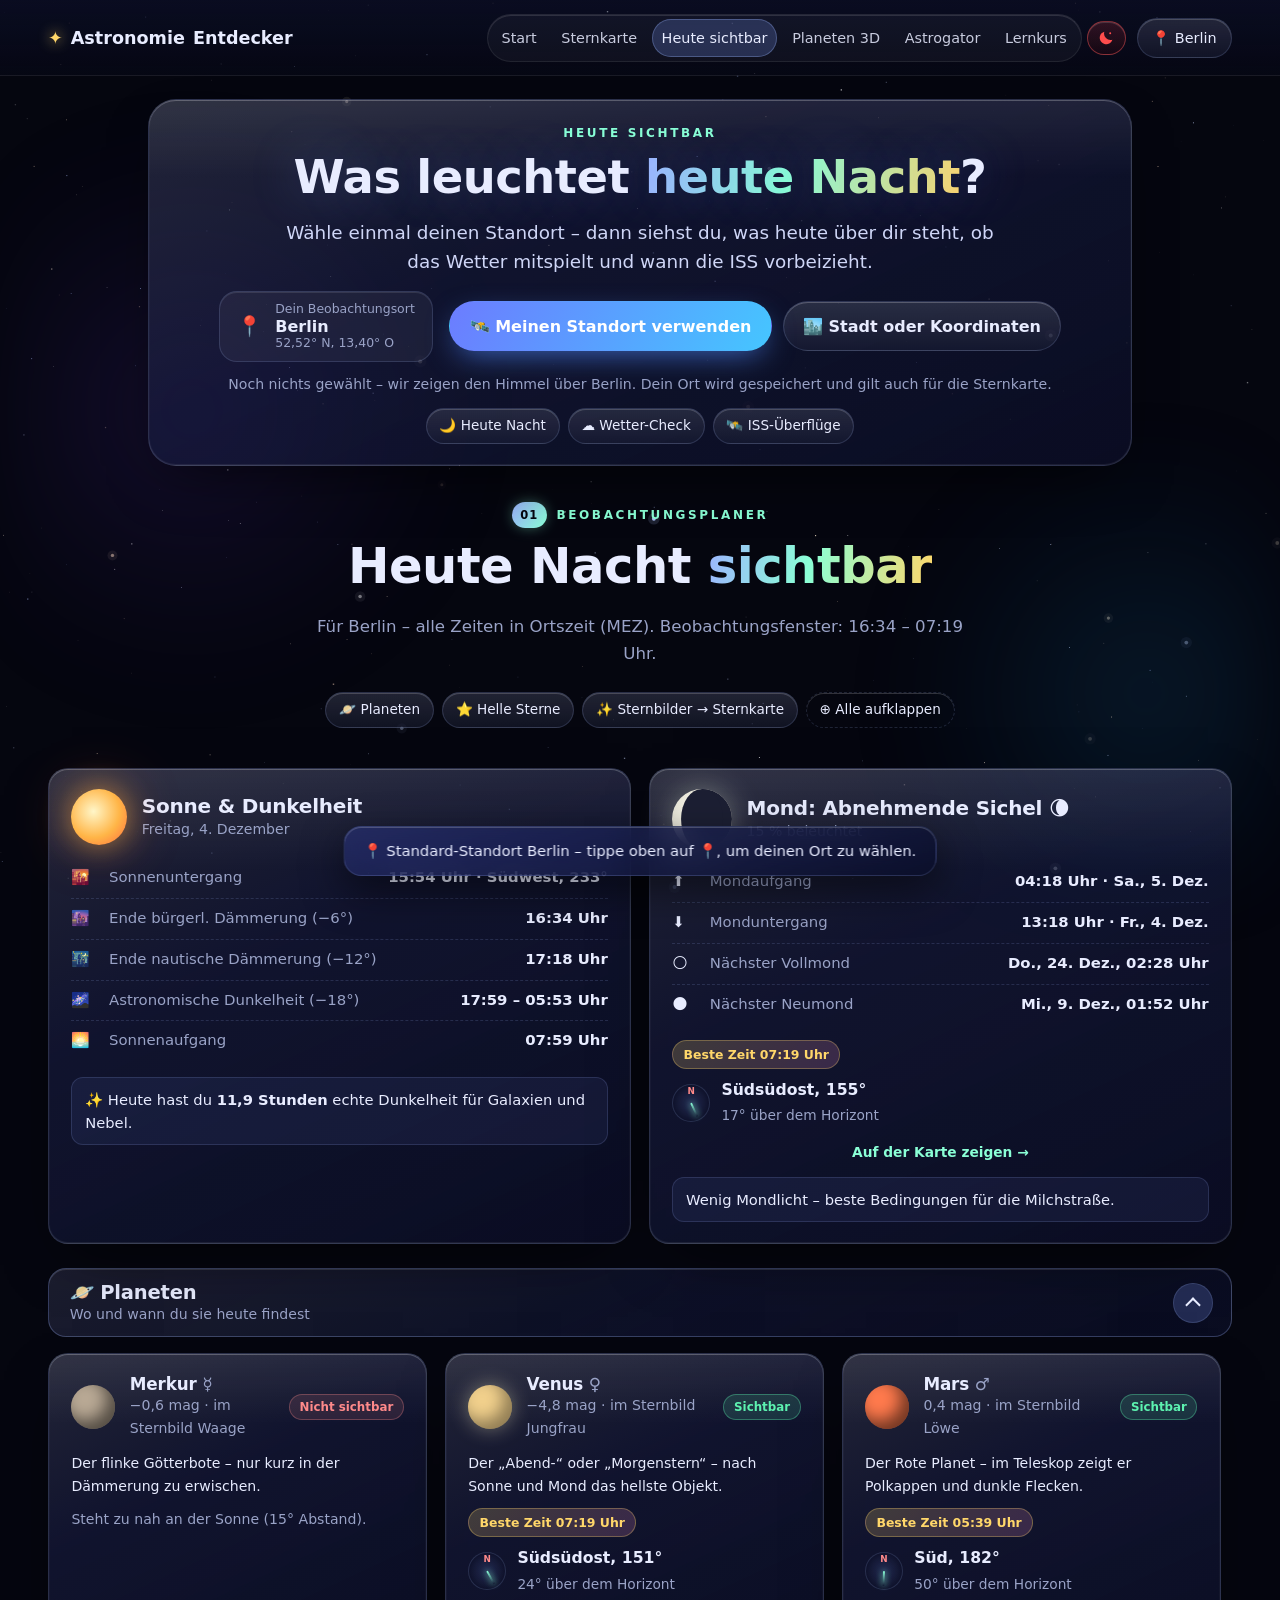
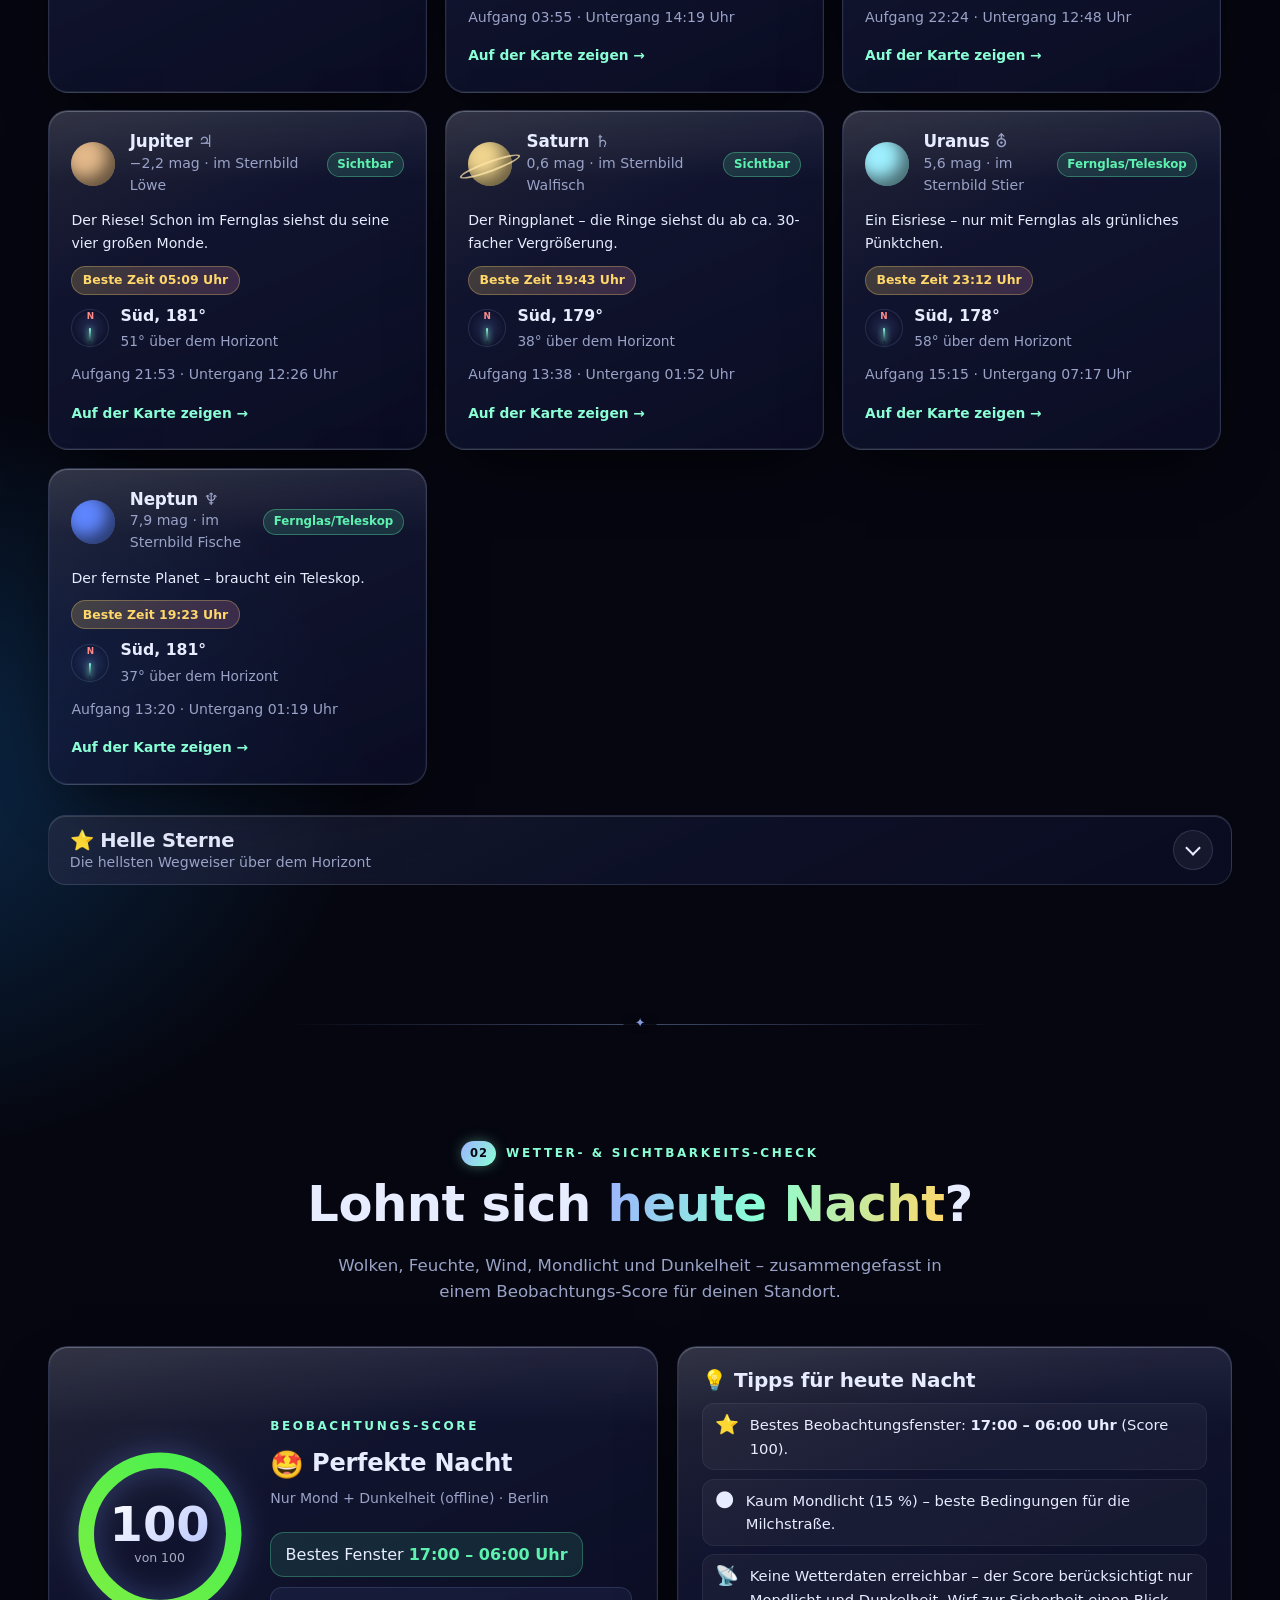
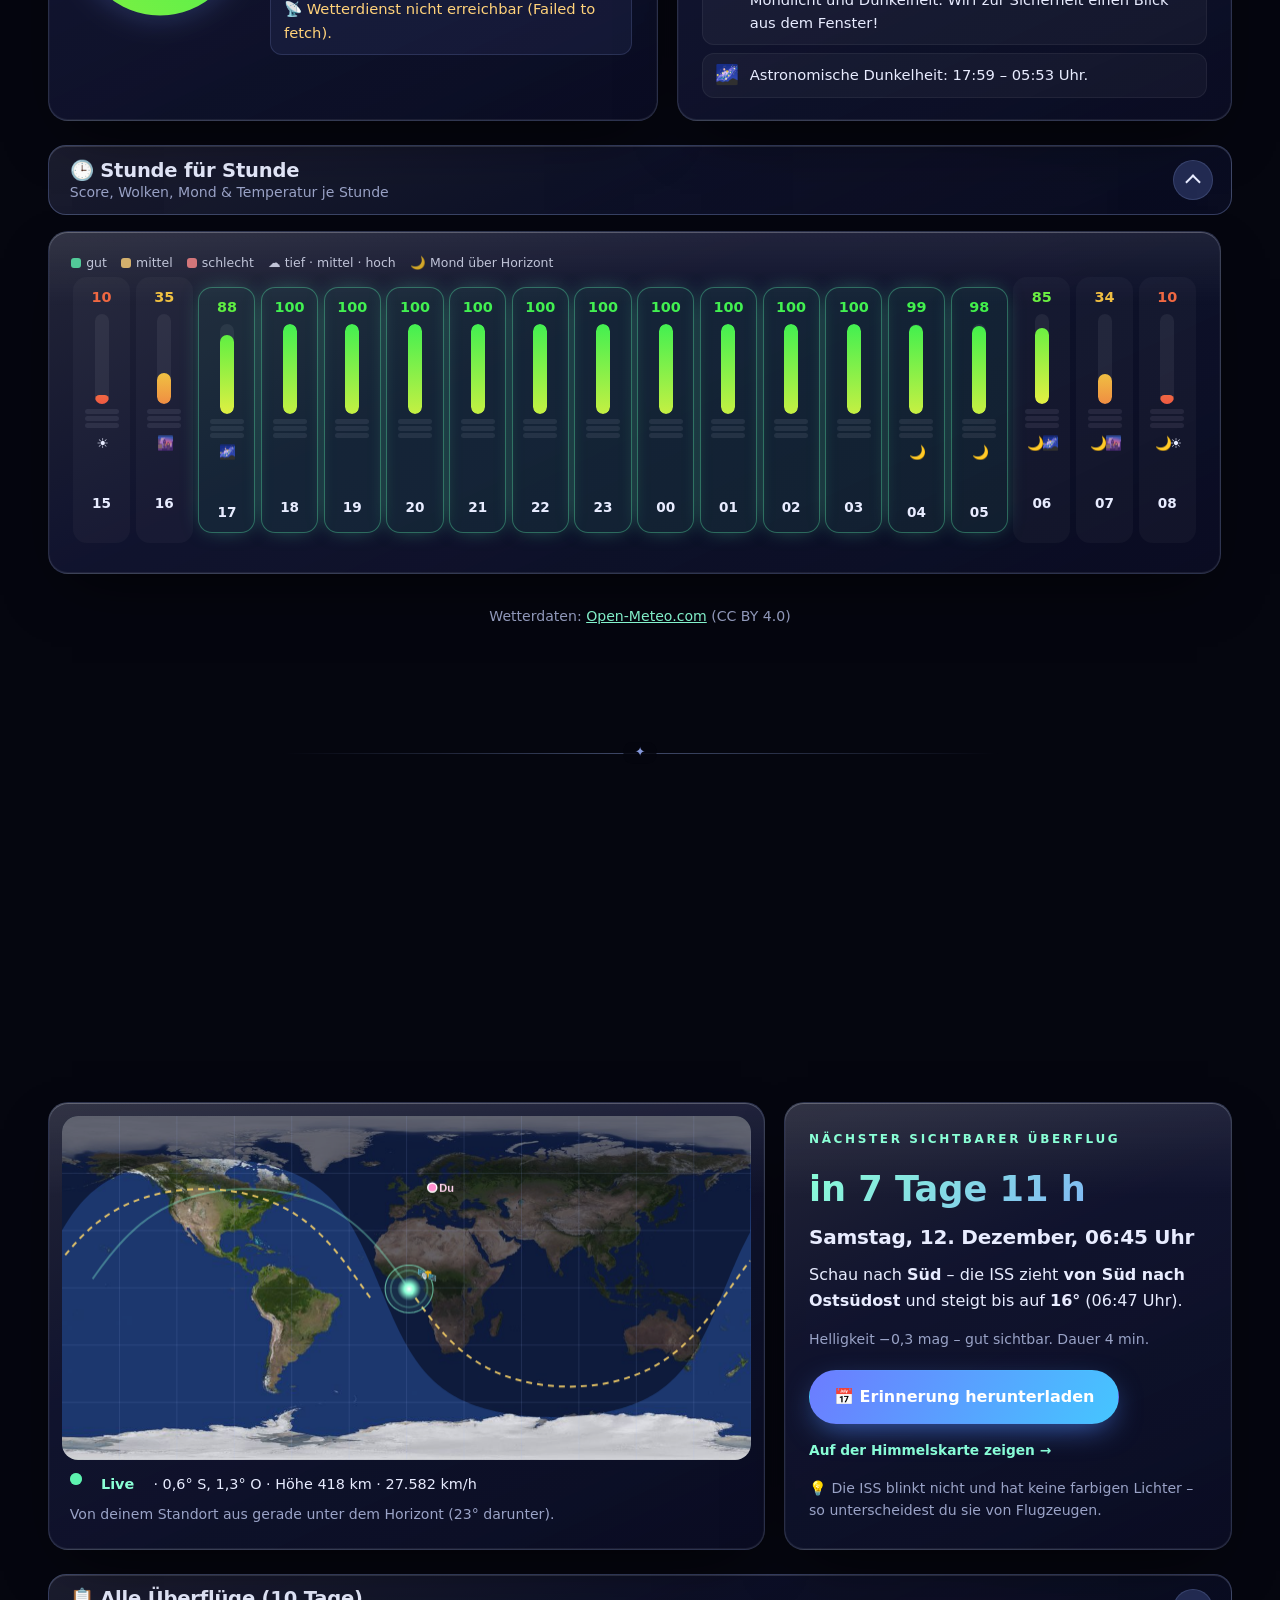
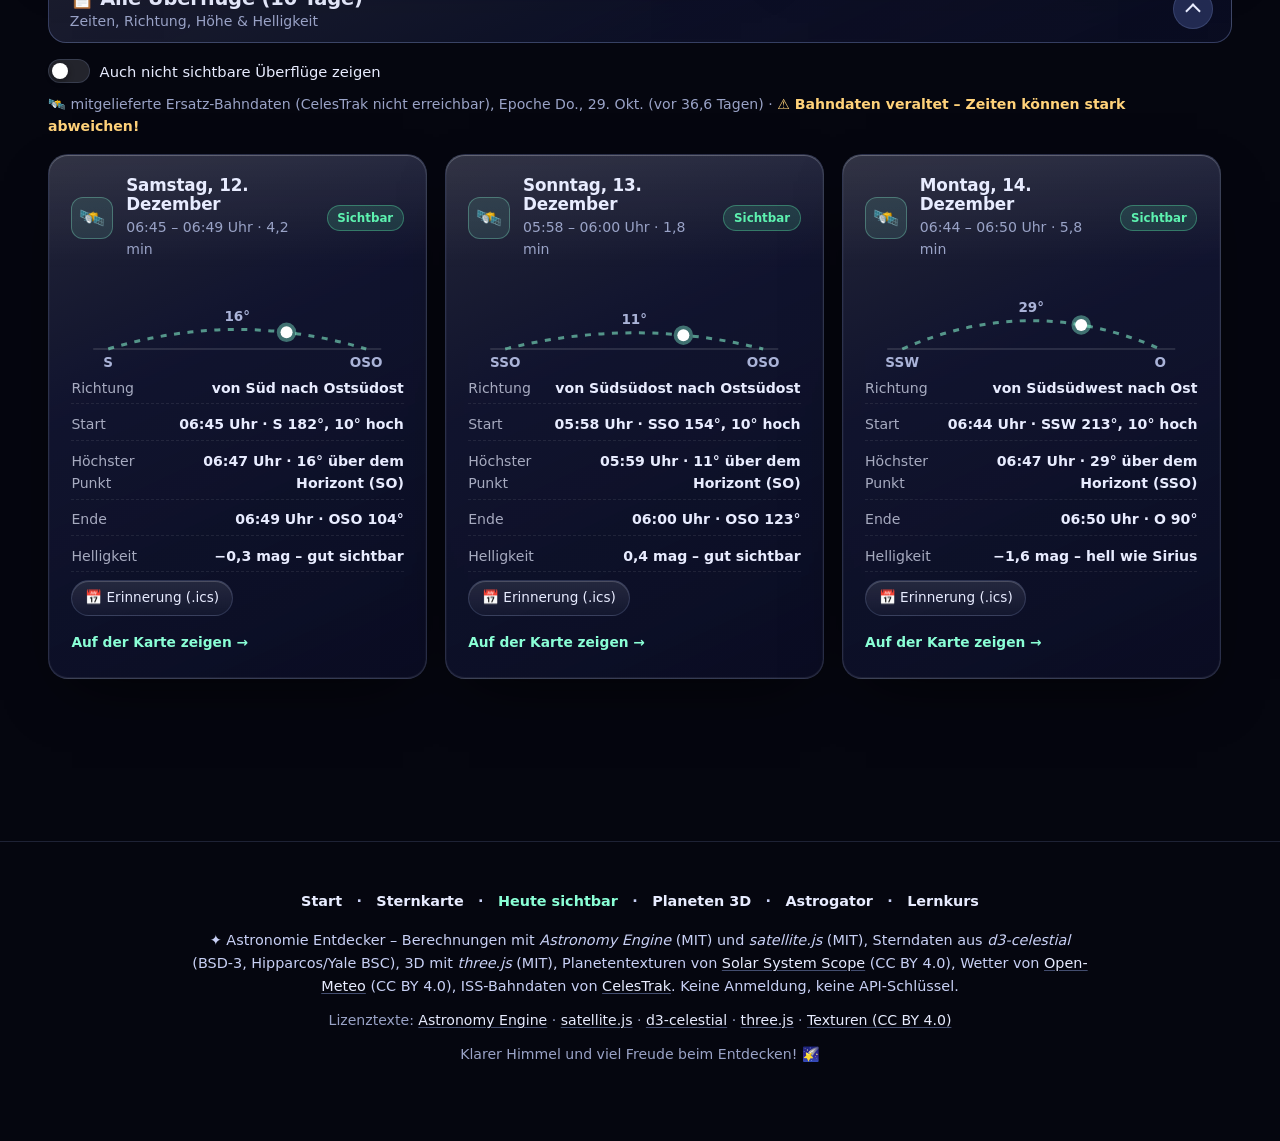
<file: heute.html>
<!DOCTYPE html>
<html lang="de">
<head>
<meta charset="utf-8">
<meta name="viewport" content="width=device-width, initial-scale=1, viewport-fit=cover">
<title>Heute sichtbar – Astronomie Entdecker</title>
<meta name="description" content="Was ist heute Nacht am Himmel zu sehen? Planeten, helle Sterne, Mond, Wetter-Score und ISS-Überflüge für deinen Standort.">
<meta name="theme-color" content="#05060f">
<script>/* Rotlicht-Nachtmodus vor dem ersten Zeichnen setzen */try{if(localStorage.getItem('ae-rotlicht-v1')==='1'){var d=document.documentElement,b=parseFloat(localStorage.getItem('ae-rotlicht-hell-v1'));d.classList.add('rotlicht');if(b>=.25&&b<=1)d.style.setProperty('--rl-c','rgb('+Math.round(255*b)+',0,0)');var m=document.querySelector('meta[name="theme-color"]');if(m){m.setAttribute('data-off',m.content);m.content='#120000';}}}catch(e){}</script>
<link rel="icon" href="data:image/svg+xml,%3Csvg xmlns='http://www.w3.org/2000/svg' viewBox='0 0 64 64'%3E%3Ccircle cx='32' cy='32' r='30' fill='%230b1030'/%3E%3Cpath d='M32 10l5 15h16l-13 9 5 16-13-10-13 10 5-16-13-9h16z' fill='%23ffd76a'/%3E%3C/svg%3E">
<link rel="stylesheet" href="css/style.css?v=14">
</head>
<body class="page-heute">
<canvas id="bg-stars" aria-hidden="true"></canvas>
<div class="nebula" aria-hidden="true"><span></span><span></span><span></span></div>

<header class="nav" id="nav">
  <a class="brand" href="index.html"><span class="brand-star">✦</span> Astronomie<span class="brand-2"> Entdecker</span></a>
  <button class="nav-toggle" id="navToggle" aria-label="Menü öffnen" aria-expanded="false" aria-controls="navLinks"><span></span><span></span><span></span></button>
  <nav class="nav-links" id="navLinks" aria-label="Hauptnavigation">
    <a href="index.html"><span class="nl-ic" aria-hidden="true">🏠</span>Start</a>
    <a href="sternkarte.html"><span class="nl-ic" aria-hidden="true">🗺️</span>Sternkarte</a>
    <a href="heute.html" class="active" aria-current="page"><span class="nl-ic" aria-hidden="true">🌙</span>Heute sichtbar</a>
    <a href="planeten.html"><span class="nl-ic" aria-hidden="true">🪐</span>Planeten 3D</a>
    <a href="astrogator.html"><span class="nl-ic" aria-hidden="true">🎯</span>Astrogator</a>
    <a href="lernen.html"><span class="nl-ic" aria-hidden="true">🧭</span>Lernkurs</a>
  </nav>
  <button class="rl-btn" id="rlBtn" type="button" aria-label="Rotlicht-Nachtmodus" aria-pressed="false" title="Rotlicht-Nachtmodus einschalten (Taste R)"><svg class="rl-ic" viewBox="0 0 24 24" aria-hidden="true" focusable="false"><path d="M20.5 14.2A8.6 8.6 0 0 1 9.8 3.5a8.6 8.6 0 1 0 10.7 10.7z" fill="currentColor"/><circle cx="17.6" cy="5.6" r="1.3" fill="currentColor"/></svg><span class="rl-txt">Rotlicht</span></button>
  <button class="loc-chip" id="locChip" title="Standort ändern (gilt für alle Seiten)">📍 <span id="locChipText">Standort wählen</span></button>
  <span class="nav-progress" id="navProgress" aria-hidden="true"></span>
</header>

<main id="inhalt">
<div class="page-hero">
  <div class="page-hero-inner glass reveal">
    <p class="eyebrow">Heute sichtbar</p>
    <h1>Was leuchtet <span class="grad">heute Nacht</span>?</h1>
    <p class="lead">Wähle einmal deinen Standort – dann siehst du, was heute über dir steht, ob das Wetter mitspielt und wann die ISS vorbeizieht.</p>
    <div class="loc-panel">
      <div class="loc-bar" role="group" aria-label="Standort">
        <span class="loc-bar-ic" aria-hidden="true">📍</span>
        <span class="loc-bar-txt"><small>Dein Beobachtungsort</small><b data-loc-name>Berlin</b><small data-loc-coords>52,52° N, 13,41° O</small></span>
      </div>
      <div class="loc-actions">
        <button class="btn btn-primary" type="button" data-loc-geo>🛰️ Meinen Standort verwenden</button>
        <button class="btn btn-ghost" type="button" data-loc-open>🏙️ Stadt oder Koordinaten</button>
      </div>
      <p class="muted small loc-status" data-loc-status aria-live="polite"></p>
      <p class="muted small" data-loc-hint hidden>Noch nichts gewählt – wir zeigen den Himmel über Berlin. Dein Ort wird gespeichert und gilt auch für die Sternkarte.</p>
    </div>
    <div class="sec-links page-subnav" aria-label="Auf dieser Seite"><a class="chip" href="#heute-nacht" data-spy-sub="heute-nacht">🌙 Heute Nacht</a><a class="chip" href="#wetter" data-spy-sub="wetter">☁️ Wetter-Check</a><a class="chip" href="#iss" data-spy-sub="iss">🛰️ ISS-Überflüge</a></div>
  </div>
</div>

<!-- HEUTE NACHT -->
<section class="section" id="heute-nacht">
  <div class="section-head reveal">
    <p class="eyebrow"><span class="sec-num">01</span>Beobachtungsplaner</p>
    <h2>Heute Nacht <span class="grad">sichtbar</span></h2>
    <p class="muted" id="tonightSub">Alle Zeiten in deiner Ortszeit.</p>
    <div class="sec-links" aria-label="Schnellzugriff"><a class="chip" href="#fold-hn-planets" data-fold-link="hn-planets">🪐 Planeten</a><a class="chip" href="#fold-hn-stars" data-fold-link="hn-stars">⭐ Helle Sterne</a><a class="chip" href="sternkarte.html#sternbilder">✨ Sternbilder → Sternkarte</a><button class="chip ghost" type="button" data-fold-all="heute-nacht" aria-label="Alle Bereiche in diesem Abschnitt auf- oder zuklappen">⊕ Alle aufklappen</button></div>
  </div>
  <div class="tonight-top">
    <div class="card glass reveal" id="sunCard"></div>
    <div class="card glass reveal" id="moonCard"></div>
  </div>
  <div class="fold reveal" id="fold-hn-planets" data-fold="hn-planets" data-open="1" data-open-mobile="1">
    <h3 class="fold-h"><button class="fold-btn" type="button" id="fh-hn-planets" aria-expanded="true" aria-controls="fb-hn-planets"><span class="fold-title">🪐 Planeten</span><span class="fold-sum">Wo und wann du sie heute findest</span><span class="fold-chev" aria-hidden="true"></span></button></h3>
    <div class="fold-body" id="fb-hn-planets" role="region" aria-labelledby="fh-hn-planets"><div class="fold-inner">
    <div class="grid cards-3" id="planetGrid"></div>
    </div></div>
  </div>
  <div class="fold reveal" id="fold-hn-stars" data-fold="hn-stars" data-open="0" data-open-mobile="0">
    <h3 class="fold-h"><button class="fold-btn" type="button" id="fh-hn-stars" aria-expanded="false" aria-controls="fb-hn-stars"><span class="fold-title">⭐ Helle Sterne</span><span class="fold-sum">Die hellsten Wegweiser über dem Horizont</span><span class="fold-chev" aria-hidden="true"></span></button></h3>
    <div class="fold-body" id="fb-hn-stars" role="region" aria-labelledby="fh-hn-stars"><div class="fold-inner">
    <div class="grid cards-4" id="starGrid" data-more="8" data-more-mobile="4" data-more-label="Sterne"></div>
    </div></div>
  </div>
</section>

<!-- WETTER -->
<section class="section" id="wetter">
  <div class="section-head reveal">
    <p class="eyebrow"><span class="sec-num">02</span>Wetter- &amp; Sichtbarkeits-Check</p>
    <h2>Lohnt sich <span class="grad">heute Nacht</span>?</h2>
    <p class="muted">Wolken, Feuchte, Wind, Mondlicht und Dunkelheit – zusammengefasst in einem Beobachtungs-Score für deinen Standort.</p>
  </div>
  <div class="weather-top">
    <div class="glass score-card reveal" id="scoreCard"><div class="wx-loading">⏳ Wetterdaten werden geladen …</div></div>
    <div class="glass wx-tips reveal" id="wxTips" data-more-mobile="3" data-more-of=".wx-tip-list" data-more-label="Tipps"></div>
  </div>
  <div class="fold reveal" id="fold-wx-timeline" data-fold="wx-timeline" data-open="1" data-open-mobile="1">
    <h3 class="fold-h"><button class="fold-btn" type="button" id="fh-wx-timeline" aria-expanded="true" aria-controls="fb-wx-timeline"><span class="fold-title">🕒 Stunde für Stunde</span><span class="fold-sum">Score, Wolken, Mond &amp; Temperatur je Stunde</span><span class="fold-chev" aria-hidden="true"></span></button></h3>
    <div class="fold-body" id="fb-wx-timeline" role="region" aria-labelledby="fh-wx-timeline"><div class="fold-inner">
    <div class="glass wx-timeline-card">
      <div class="wx-legend"><span><i class="lg lg-good"></i>gut</span><span><i class="lg lg-mid"></i>mittel</span><span><i class="lg lg-bad"></i>schlecht</span><span>☁️ tief · mittel · hoch</span><span>🌙 Mond über Horizont</span></div>
      <div class="wx-timeline" id="wxTimeline"></div>
    </div>
    </div></div>
  </div>
  <p class="muted small credit" id="wxSource">Wetterdaten: <a href="https://open-meteo.com/" target="_blank" rel="noopener">Open-Meteo.com</a> (CC BY 4.0)</p>
</section>

<!-- ISS -->
<section class="section" id="iss">
  <div class="section-head reveal">
    <p class="eyebrow"><span class="sec-num">03</span>Internationale Raumstation</p>
    <h2>Die <span class="grad">ISS</span> über dir</h2>
    <p class="muted">Die ISS rast mit rund 28.000 km/h um die Erde. Wenn sie von der Sonne angestrahlt wird, während es bei dir schon dunkel ist, siehst du sie als hellen, ruhig ziehenden Lichtpunkt – ganz ohne Teleskop.</p>
  </div>
  <div class="iss-layout">
    <div class="glass iss-map-card reveal">
      <div class="iss-map-wrap"><canvas id="issMap" aria-label="Live-Position der ISS auf der Weltkarte" role="img"></canvas></div>
      <div class="iss-live" id="issLive">⏳ Bahndaten werden geladen …</div>
    </div>
    <div class="glass iss-next reveal" id="issNext"></div>
  </div>
  <div class="fold reveal" id="fold-iss-passes" data-fold="iss-passes" data-open="1" data-open-mobile="1">
    <h3 class="fold-h"><button class="fold-btn" type="button" id="fh-iss-passes" aria-expanded="true" aria-controls="fb-iss-passes"><span class="fold-title">📋 Alle Überflüge (10 Tage)</span><span class="fold-sum">Zeiten, Richtung, Höhe &amp; Helligkeit</span><span class="fold-chev" aria-hidden="true"></span></button></h3>
    <div class="fold-body" id="fb-iss-passes" role="region" aria-labelledby="fh-iss-passes"><div class="fold-inner">
    <div class="iss-controls">
      <label class="switch"><input type="checkbox" id="issAll"><span class="sw"></span> Auch nicht sichtbare Überflüge zeigen</label>
      <span class="muted small" id="issTleInfo"></span>
    </div>
    <div class="grid cards-3" id="issPasses" data-more="6" data-more-mobile="2" data-more-label="Überflüge"></div>
    </div></div>
  </div>
</section>
</main>

<footer class="footer">
  <nav class="foot-nav" aria-label="Seiten"><a href="index.html">Start</a> · <a href="sternkarte.html">Sternkarte</a> · <a href="heute.html" aria-current="page">Heute sichtbar</a> · <a href="planeten.html">Planeten 3D</a> · <a href="astrogator.html">Astrogator</a> · <a href="lernen.html">Lernkurs</a></nav>
  <p>✦ Astronomie Entdecker – Berechnungen mit <em>Astronomy Engine</em> (MIT) und <em>satellite.js</em> (MIT), Sterndaten aus <em>d3-celestial</em> (BSD-3, Hipparcos/Yale BSC), 3D mit <em>three.js</em> (MIT), Planetentexturen von <a href="https://www.solarsystemscope.com/textures/" target="_blank" rel="noopener">Solar System Scope</a> (CC BY 4.0), Wetter von <a href="https://open-meteo.com/" target="_blank" rel="noopener">Open-Meteo</a> (CC BY 4.0), ISS-Bahndaten von <a href="https://celestrak.org/" target="_blank" rel="noopener">CelesTrak</a>. Keine Anmeldung, keine API-Schlüssel.</p>
  <p class="muted small foot-lic">Lizenztexte: <a href="licenses/astronomy-engine-LICENSE.txt">Astronomy Engine</a> · <a href="licenses/satellite.js-LICENSE.txt">satellite.js</a> · <a href="licenses/d3-celestial-LICENSE.txt">d3-celestial</a> · <a href="licenses/three-LICENSE.txt">three.js</a> · <a href="licenses/textures-CC-BY-4.0.txt">Texturen (CC BY 4.0)</a></p>
  <p class="muted small">Klarer Himmel und viel Freude beim Entdecken! 🌠</p>
</footer>

<!-- STANDORT -->
<div class="modal" id="locModal" role="dialog" aria-modal="true" aria-labelledby="locTitle" hidden>
  <div class="modal-backdrop" data-close></div>
  <div class="modal-card glass">
    <button class="modal-close" data-close aria-label="Schließen">×</button>
    <h3 id="locTitle">📍 Wo stehst du?</h3>
    <p class="muted">Für eine exakte Himmelsansicht brauchen wir deinen ungefähren Standort. Er gilt für alle Seiten und bleibt in deinem Browser – nichts wird gesendet.</p>
    <button class="btn btn-primary wide" id="btnGeo">🛰️ Meinen Standort verwenden</button>
    <p class="geo-status" id="geoStatus"></p>
    <div class="or"><span>oder</span></div>
    <label class="field">Stadt auswählen
      <select id="citySelect"></select>
    </label>
    <div class="field-row">
      <label class="field">Breite (°)<input id="latInput" type="number" step="0.001" min="-90" max="90" placeholder="52.52"></label>
      <label class="field">Länge (°)<input id="lonInput" type="number" step="0.001" min="-180" max="180" placeholder="13.40"></label>
    </div>
    <p class="muted small">Nord = positive Breite, Ost = positive Länge. Bei eigenen Koordinaten wird die Zeitzone deines Browsers verwendet.</p>
    <button class="btn btn-ghost wide" id="btnManual">Koordinaten übernehmen</button>
  </div>
</div>
<nav class="sec-rail" id="secRail" aria-label="Abschnitte"><a href="#heute-nacht" data-spy="heute-nacht"><span>Heute Nacht</span></a><a href="#wetter" data-spy="wetter"><span>Wetter</span></a><a href="#iss" data-spy="iss"><span>ISS</span></a></nav>
<button class="to-top" id="toTop" type="button" aria-label="Nach oben" hidden>↑</button>
<div class="toast" id="toast" role="status" aria-live="polite"></div>

<script src="js/vendor/astronomy.browser.min.js?v=14"></script>
<script src="js/vendor/satellite.min.js?v=14"></script>
<script src="js/data/sky-data.js?v=14"></script>
<script src="js/data/cities.js?v=14"></script>
<script src="js/data/iss-tle.js?v=14"></script>
<script src="js/core.js?v=14"></script>
<script src="js/background.js?v=14"></script>
<script src="js/tonight.js?v=14"></script>
<script src="js/weather.js?v=14"></script>
<script src="js/iss.js?v=14"></script>
<script src="js/rotlicht.js?v=14"></script>
<script src="js/ux.js?v=14"></script>
<script src="js/main.js?v=14"></script>
</body>
</html>
</file>
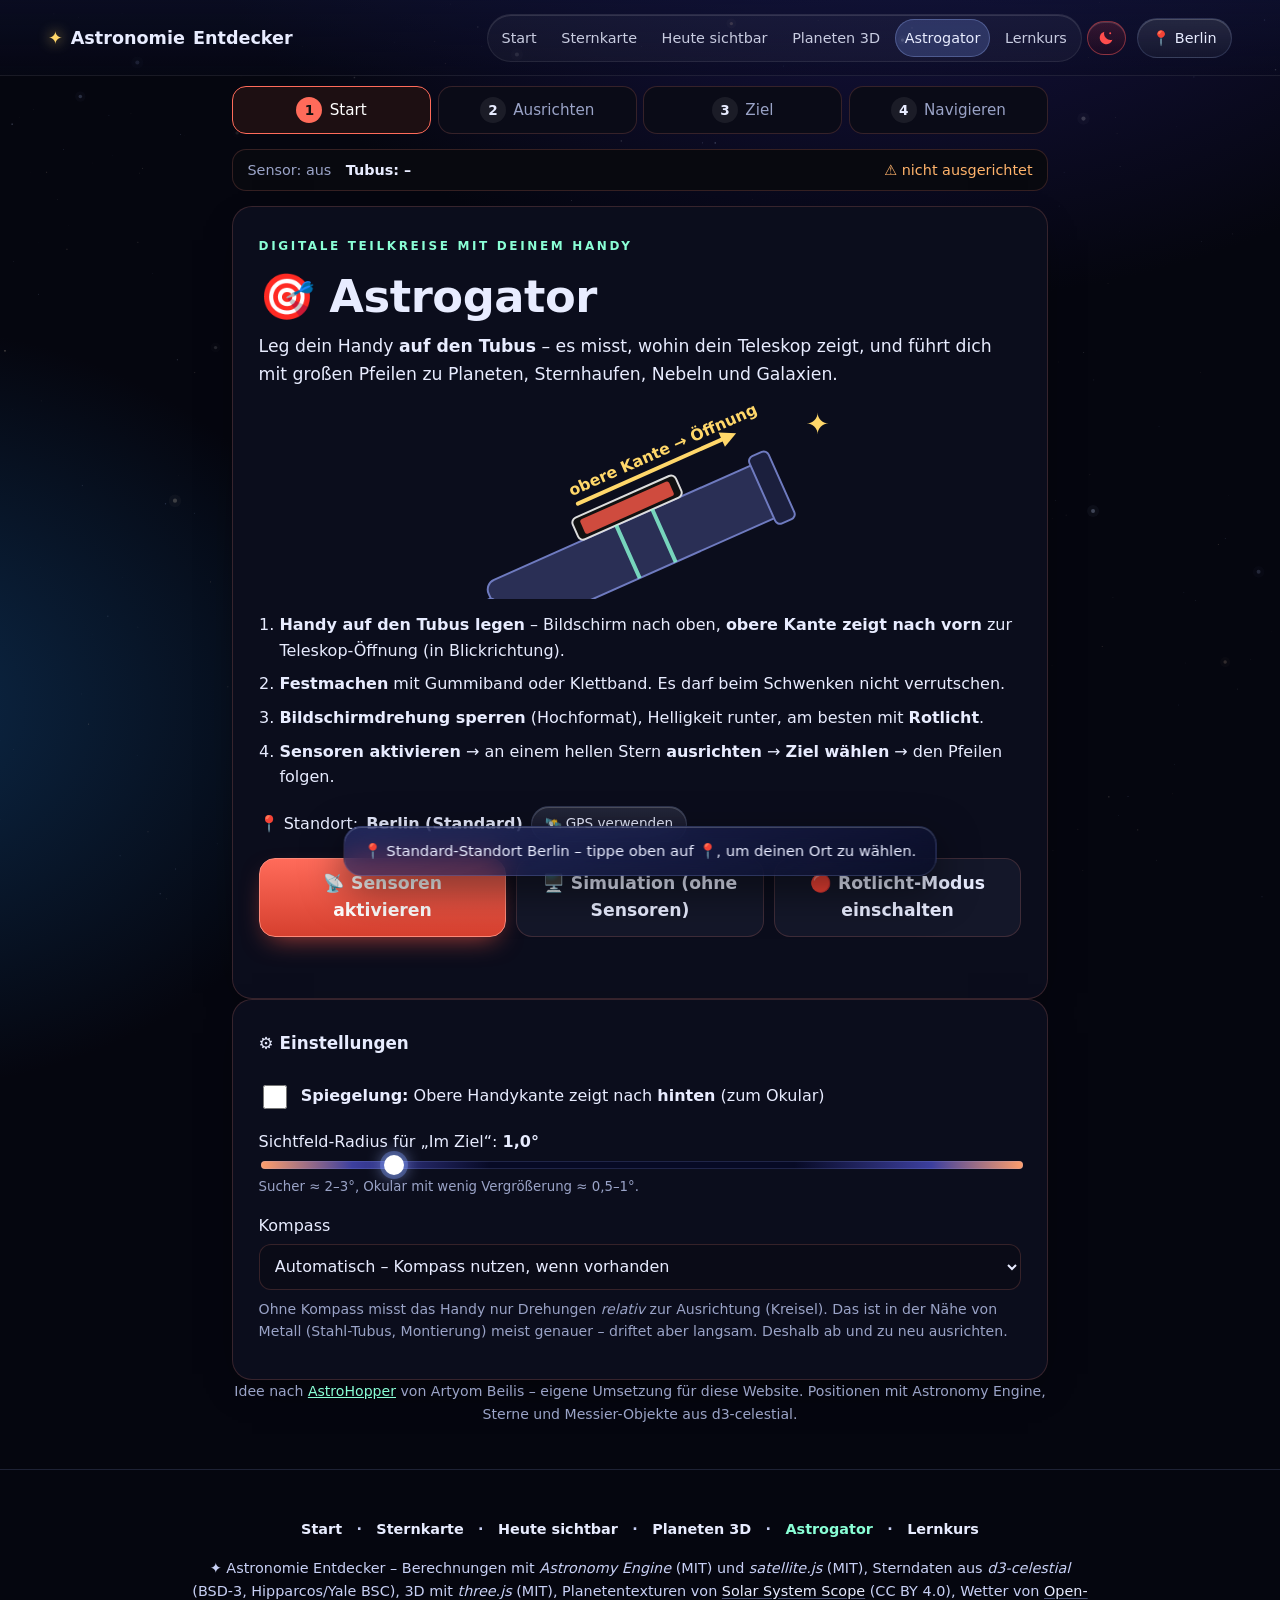
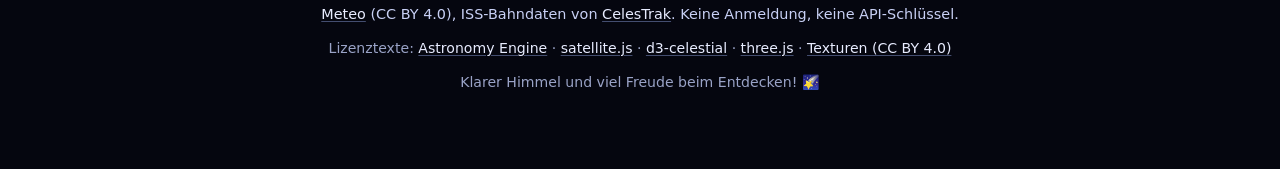
<file: hopper.html>
<!doctype html>
<html lang="de"><head><meta charset="utf-8"><title>Astrogator – Astronomie Entdecker</title>
<meta http-equiv="refresh" content="0; url=astrogator.html"><link rel="canonical" href="astrogator.html">
<script>location.replace('astrogator.html'+location.search+location.hash)</script></head>
<body><p>Der Star-Hopper heißt jetzt <a href="astrogator.html">Astrogator</a>.</p></body></html>
</file>
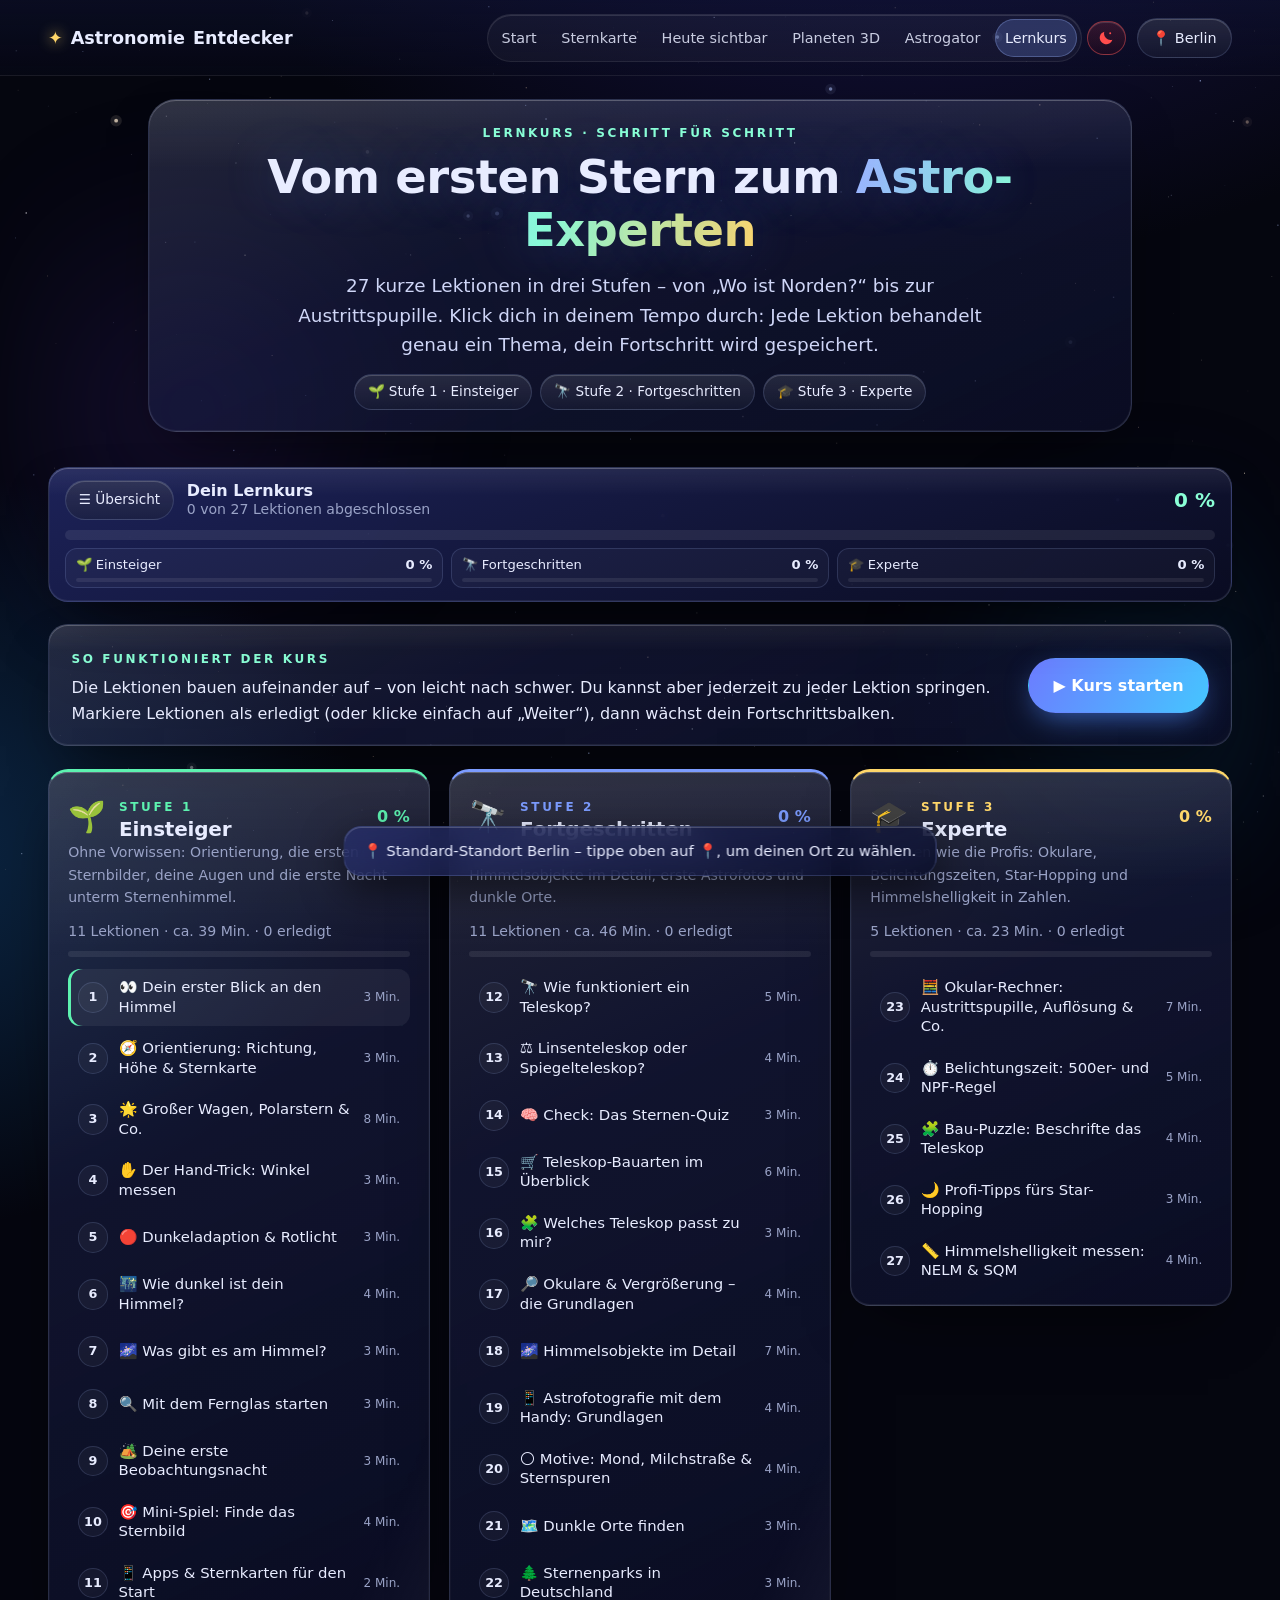
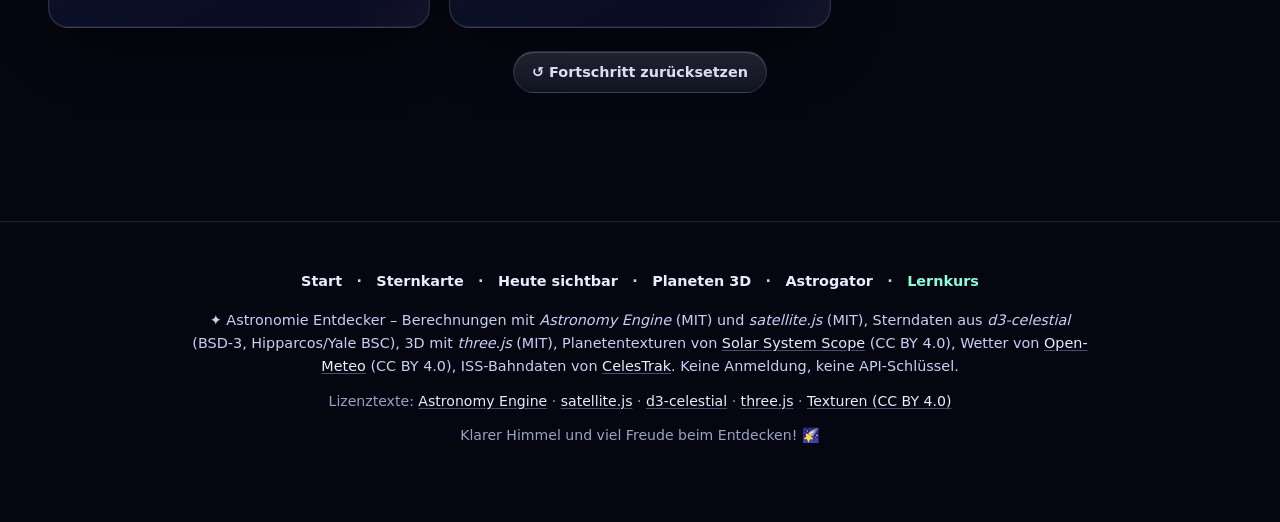
<file: lernen.html>
<!DOCTYPE html>
<html lang="de">
<head>
<meta charset="utf-8">
<meta name="viewport" content="width=device-width, initial-scale=1, viewport-fit=cover">
<title>Lernkurs: Sterne, Teleskope & Astrofotos – Astronomie Entdecker</title>
<meta name="description" content="Astronomie Schritt für Schritt lernen: 27 kurze Lektionen von Einsteiger bis Experte – Sterne finden, Hand-Trick, Teleskope verstehen und auswählen, Okular-Rechner, Himmelsobjekte, Handy-Astrofotografie und Bortle-Skala, mit Fortschrittsanzeige.">
<meta name="theme-color" content="#05060f">
<script>/* Rotlicht-Nachtmodus vor dem ersten Zeichnen setzen */try{if(localStorage.getItem('ae-rotlicht-v1')==='1'){var d=document.documentElement,b=parseFloat(localStorage.getItem('ae-rotlicht-hell-v1'));d.classList.add('rotlicht');if(b>=.25&&b<=1)d.style.setProperty('--rl-c','rgb('+Math.round(255*b)+',0,0)');var m=document.querySelector('meta[name="theme-color"]');if(m){m.setAttribute('data-off',m.content);m.content='#120000';}}}catch(e){}</script>
<link rel="icon" href="data:image/svg+xml,%3Csvg xmlns='http://www.w3.org/2000/svg' viewBox='0 0 64 64'%3E%3Ccircle cx='32' cy='32' r='30' fill='%230b1030'/%3E%3Cpath d='M32 10l5 15h16l-13 9 5 16-13-10-13 10 5-16-13-9h16z' fill='%23ffd76a'/%3E%3C/svg%3E">
<link rel="stylesheet" href="css/style.css?v=14">
</head>
<body class="page-lernen">
<canvas id="bg-stars" aria-hidden="true"></canvas>
<div class="nebula" aria-hidden="true"><span></span><span></span><span></span></div>

<header class="nav" id="nav">
  <a class="brand" href="index.html"><span class="brand-star">✦</span> Astronomie<span class="brand-2"> Entdecker</span></a>
  <button class="nav-toggle" id="navToggle" aria-label="Menü öffnen" aria-expanded="false" aria-controls="navLinks"><span></span><span></span><span></span></button>
  <nav class="nav-links" id="navLinks" aria-label="Hauptnavigation">
    <a href="index.html"><span class="nl-ic" aria-hidden="true">🏠</span>Start</a>
    <a href="sternkarte.html"><span class="nl-ic" aria-hidden="true">🗺️</span>Sternkarte</a>
    <a href="heute.html"><span class="nl-ic" aria-hidden="true">🌙</span>Heute sichtbar</a>
    <a href="planeten.html"><span class="nl-ic" aria-hidden="true">🪐</span>Planeten 3D</a>
    <a href="astrogator.html"><span class="nl-ic" aria-hidden="true">🎯</span>Astrogator</a>
    <a href="lernen.html" class="active" aria-current="page"><span class="nl-ic" aria-hidden="true">🧭</span>Lernkurs</a>
  </nav>
  <button class="rl-btn" id="rlBtn" type="button" aria-label="Rotlicht-Nachtmodus" aria-pressed="false" title="Rotlicht-Nachtmodus einschalten (Taste R)"><svg class="rl-ic" viewBox="0 0 24 24" aria-hidden="true" focusable="false"><path d="M20.5 14.2A8.6 8.6 0 0 1 9.8 3.5a8.6 8.6 0 1 0 10.7 10.7z" fill="currentColor"/><circle cx="17.6" cy="5.6" r="1.3" fill="currentColor"/></svg><span class="rl-txt">Rotlicht</span></button>
  <button class="loc-chip" id="locChip" title="Standort ändern (gilt für alle Seiten)">📍 <span id="locChipText">Standort wählen</span></button>
  <span class="nav-progress" id="navProgress" aria-hidden="true"></span>
</header>

<main id="inhalt">
<div class="page-hero">
  <div class="page-hero-inner glass reveal">
    <p class="eyebrow">Lernkurs · Schritt für Schritt</p>
    <h1>Vom ersten Stern zum <span class="grad">Astro-Experten</span></h1>
    <p class="lead">27 kurze Lektionen in drei Stufen – von „Wo ist Norden?“ bis zur Austrittspupille. Klick dich in deinem Tempo durch: Jede Lektion behandelt genau ein Thema, dein Fortschritt wird gespeichert.</p>
    <div class="sec-links page-subnav" aria-label="Stufen"><a class="chip" href="#stufe-1" data-level-link="1">🌱 Stufe 1 · Einsteiger</a><a class="chip" href="#stufe-2" data-level-link="2">🔭 Stufe 2 · Fortgeschritten</a><a class="chip" href="#stufe-3" data-level-link="3">🎓 Stufe 3 · Experte</a></div>
  </div>
</div>

<!-- LERNKURS: Schritt für Schritt von Einsteiger bis Experte -->
<section class="section course" id="kurs">
  <div class="course-bar glass" id="courseBar">
    <div class="cb-top">
      <button class="chip cb-home" type="button" data-course-home aria-label="Zur Kursübersicht">☰ <span>Übersicht</span></button>
      <div class="cb-text"><b id="cbTitle">Dein Lernkurs</b><span class="muted small" id="cbSub">0 von 27 Lektionen abgeschlossen</span></div>
      <span class="cb-pct" id="cbPct">0 %</span>
    </div>
    <div class="cb-bar" aria-hidden="true"><span class="cb-fill" id="cbFill"></span></div>
    <div class="cb-levels" id="cbLevels"></div>
  </div>

  <div class="course-overview" id="courseOverview" aria-label="Kursübersicht"></div>

  <div class="course-lessons" id="courseLessons">
<article class="lesson" id="lektion-erster-blick" data-lesson="erster-blick" data-level="1" data-min="3" data-icon="👀" data-aliases="" aria-labelledby="lt-erster-blick">
  <header class="lesson-head">
    <p class="eyebrow"><span class="lv-badge lv1">Stufe 1 · Einsteiger</span><span class="ls-meta">Lektion 1 · ca. 3 Min.</span></p>
    <h2 id="lt-erster-blick"><span class="lesson-ic" aria-hidden="true">👀</span> Dein erster Blick an den Himmel</h2>
    <p class="muted lesson-intro">Du brauchst kein Teleskop, um loszulegen: Deine Augen, eine klare Nacht und ein bisschen Geduld reichen völlig.</p>
  </header>
  <div class="lesson-body">
    <div class="glass lesson-note"><div class="lesson-points">
    <div><span>🌙</span><p><b>Wann?</b> Am besten in einer klaren Nacht ohne Vollmond, etwa 1–2 Stunden nach Sonnenuntergang. Wann es heute dunkel wird, zeigt die Seite <a href="heute.html">Heute sichtbar</a>.</p></div>
    <div><span>🏡</span><p><b>Wo?</b> Ein Ort mit freiem Blick und ohne Laternen in der Nähe – schon ein dunkler Garten, Feldweg oder Park ist gut.</p></div>
    <div><span>⏳</span><p><b>Wie lange?</b> Plane mindestens 20 Minuten ein: So lange brauchen deine Augen, um sich an die Dunkelheit zu gewöhnen (mehr dazu in Lektion 5).</p></div>
    <div><span>🌍</span><p><b>Der Himmel dreht sich:</b> Weil sich die Erde dreht, wandern alle Sterne im Lauf der Nacht von Osten nach Westen – um den Polarstern herum, der fast stillsteht.</p></div>
    <div><span>✨</span><p><b>Sterne oder Planeten?</b> Sterne funkeln, Planeten leuchten meist ruhiger. Die hellsten „Sterne“ am Abend sind oft Venus oder Jupiter.</p></div>
  </div></div><div class="glass lesson-check" data-why="Richtig – die Erde dreht sich einmal am Tag, deshalb scheint der ganze Himmel um den Polarstern zu kreisen."><p class="eyebrow">✔ Kurz-Check</p><p class="quiz-q">Warum wandern die Sterne im Lauf der Nacht über den Himmel?</p><div class="lc-opts"><button class="quiz-opt" type="button" data-ok="0">Weil sich die Sterne bewegen</button><button class="quiz-opt" type="button" data-ok="1">Weil sich die Erde dreht</button><button class="quiz-opt" type="button" data-ok="0">Wegen des Windes</button></div><p class="lc-msg" aria-live="polite"></p></div>
  </div>
</article>

<article class="lesson" id="lektion-orientierung" data-lesson="orientierung" data-level="1" data-min="3" data-icon="🧭" data-aliases="" aria-labelledby="lt-orientierung">
  <header class="lesson-head">
    <p class="eyebrow"><span class="lv-badge lv1">Stufe 1 · Einsteiger</span><span class="ls-meta">Lektion 2 · ca. 3 Min.</span></p>
    <h2 id="lt-orientierung"><span class="lesson-ic" aria-hidden="true">🧭</span> Orientierung: Richtung, Höhe & Sternkarte</h2>
    <p class="muted lesson-intro">Jeder Ort am Himmel lässt sich mit zwei Angaben beschreiben – wie bei einer Wegbeschreibung: in welche Richtung und wie hoch.</p>
  </header>
  <div class="lesson-body">
    <div class="glass lesson-note"><div class="lesson-points">
    <div><span>🧭</span><p><b>Himmelsrichtung (Azimut):</b> Norden = 0°, Osten = 90°, Süden = 180°, Westen = 270°. Auf dieser Website steht das immer als „Süd­ost, 135°“.</p></div>
    <div><span>📐</span><p><b>Höhe:</b> Der Horizont hat 0°, der Punkt genau über dir (Zenit) 90°. „35° über dem Horizont“ ist etwa ein Drittel des Wegs nach oben – wie du das mit der Hand misst, lernst du in Lektion 4.</p></div>
    <div><span>⭐</span><p><b>Norden finden:</b> Der Polarstern steht immer im Norden – in Deutschland etwa 48–54° hoch, also ungefähr so hoch, wie dein Ort nördlich vom Äquator liegt.</p></div>
  </div></div>
    <div class="grid cards-3">
      <div class="card glass tip reveal"><div class="tip-ic">🗺️</div><h4>Sternkarte richtig halten</h4><p>Halte die Karte über den Kopf und drehe sie so, dass die Himmelsrichtung, in die du schaust, unten liegt. Dann passt sie genau zum Himmel.</p></div>
    </div>
    <p class="center-note"><a class="btn btn-ghost" href="sternkarte.html">🗺️ Zur Live-Sternkarte mit Himmelsrichtungen</a></p>
  </div>
</article>

<article class="lesson" id="lektion-lernpfad" data-lesson="lernpfad" data-level="1" data-min="8" data-icon="🌟" data-aliases="sterne-lesen" aria-labelledby="lt-lernpfad">
  <header class="lesson-head">
    <p class="eyebrow"><span class="lv-badge lv1">Stufe 1 · Einsteiger</span><span class="ls-meta">Lektion 3 · ca. 8 Min.</span></p>
    <h2 id="lt-lernpfad"><span class="lesson-ic" aria-hidden="true">🌟</span> Großer Wagen, Polarstern & Co.</h2>
    <p class="muted lesson-intro">Der Himmel ist wie eine Landkarte: Wer ein paar Wegweiser kennt, findet sich überall zurecht. Folge dem Lernpfad – Station für Station, vom Großen Wagen bis zum Wintersechseck.</p>
  </header>
  <div class="lesson-body">
      <div class="glass learn-progress reveal">
    <div class="lp-rank"><span class="rank-ic" id="rankIc">🌱</span><div><b id="rankName">Sternenneuling</b><span class="muted small" id="rankTxt">0 von 8 Stationen am echten Himmel gefunden</span></div></div>
    <div class="progress-bar"><span id="learnBar"></span></div>
    <button class="chip" id="learnReset" title="Fortschritt zurücksetzen">↺ Zurücksetzen</button>
  </div>

  <div class="learn-layout">
    <ol class="learn-steps" id="learnSteps" aria-label="Lernpfad"></ol>
    <div class="glass learn-stage reveal">
      <div class="learn-canvas-wrap">
        <canvas id="learnCanvas" aria-label="Animierte Sternkarte zum Star-Hopping" role="img"></canvas>
        <button class="btn-round replay" id="learnReplay" aria-label="Animation wiederholen">↻</button>
        <span class="learn-hint" id="learnHint"></span>
      </div>
      <div class="learn-text" id="learnText" aria-live="polite"></div>
    </div>
  </div>
  </div>
</article>

<article class="lesson" id="lektion-hand-trick" data-lesson="hand-trick" data-level="1" data-min="3" data-icon="✋" data-aliases="fold-hand hand" aria-labelledby="lt-hand-trick">
  <header class="lesson-head">
    <p class="eyebrow"><span class="lv-badge lv1">Stufe 1 · Einsteiger</span><span class="ls-meta">Lektion 4 · ca. 3 Min.</span></p>
    <h2 id="lt-hand-trick"><span class="lesson-ic" aria-hidden="true">✋</span> Der Hand-Trick: Winkel messen</h2>
    <p class="muted lesson-intro">Wie weit ist es von einem Stern zum nächsten? Mit deiner Hand am ausgestreckten Arm misst du Abstände am Himmel – ganz ohne Werkzeug.</p>
  </header>
  <div class="lesson-body">
      <div class="glass hand-box">
    <div class="hand-canvas-wrap"><canvas id="handCanvas" aria-label="Hand am ausgestreckten Arm vor dem Großen Wagen" role="img"></canvas></div>
    <div class="hand-side">
      <p>Strecke deinen Arm ganz aus – dann wird deine Hand zum Winkelmesser. Das klappt bei fast allen Menschen, weil längere Arme meist auch größere Hände haben.</p>
      <div class="hand-tabs" id="handTabs" role="tablist"></div>
      <div class="hand-info" id="handInfo"></div>
    </div>
  </div>
    <div class="glass lesson-check" data-why="Genau – eine Faust ist etwa 10°, ein Finger etwa 1°."><p class="eyebrow">✔ Kurz-Check</p><p class="quiz-q">Wie breit ist ungefähr deine Faust am ausgestreckten Arm?</p><div class="lc-opts"><button class="quiz-opt" type="button" data-ok="0">etwa 1°</button><button class="quiz-opt" type="button" data-ok="1">etwa 10°</button><button class="quiz-opt" type="button" data-ok="0">etwa 45°</button></div><p class="lc-msg" aria-live="polite"></p></div>
  </div>
</article>

<article class="lesson" id="lektion-dunkeladaption" data-lesson="dunkeladaption" data-level="1" data-min="3" data-icon="🔴" data-aliases="" aria-labelledby="lt-dunkeladaption">
  <header class="lesson-head">
    <p class="eyebrow"><span class="lv-badge lv1">Stufe 1 · Einsteiger</span><span class="ls-meta">Lektion 5 · ca. 3 Min.</span></p>
    <h2 id="lt-dunkeladaption"><span class="lesson-ic" aria-hidden="true">🔴</span> Dunkeladaption & Rotlicht</h2>
    <p class="muted lesson-intro">Deine Augen sind das wichtigste Instrument. Mit diesen Tricks siehst du doppelt so viel.</p>
  </header>
  <div class="lesson-body">
    <div class="grid cards-3">
      <div class="card glass tip reveal"><div class="tip-ic">👁️</div><h4>Dunkeladaption</h4><p>Die Stäbchen in deiner Netzhaut brauchen 20–30 Minuten, bis sie voll lichtempfindlich sind. Ein einziger Blick aufs helle Handy setzt die Uhr zurück!</p><p class="small muted">Trick: Schau schwache Objekte leicht <b>seitlich</b> an („indirektes Sehen“) – am Rand der Netzhaut sitzen mehr Stäbchen.</p></div>
      <div class="card glass tip reveal"><div class="tip-ic">🔴</div><h4>Rotlicht statt Weißlicht</h4><p>Rotes Licht stört die Dunkeladaption kaum. Nimm eine Rotlicht-Stirnlampe oder klebe rote Folie über die Taschenlampe.</p><button class="btn btn-ghost red-btn" type="button" id="redBtn" aria-pressed="false">🔴 Rotlicht-Modus einschalten</button><p class="small muted">Tipp: Der 🌙-Knopf <b>Rotlicht</b> oben in der Kopfzeile (oder Taste <kbd>R</kbd>) färbt die ganze Website rot – auch Sternkarte und 3D-Planeten – und merkt sich die Einstellung.</p></div>
      <div class="card glass tip reveal"><div class="tip-ic">🔴</div><h4>Dunkeladaption: 20–30 Minuten</h4><p class="small">So lange brauchen deine Augen, bis sie richtig empfindlich sind. Nutze nur <b>rotes Licht</b> (Stirnlampe oder Rotlicht-Modus), dimme das Handy maximal – ein einziger weißer Lichtblitz kostet dich viele Minuten.</p><button class="btn btn-ghost red-btn" type="button" data-red-toggle aria-pressed="false">🔴 Rotlicht-Modus</button></div>
      <div class="card glass tip reveal"><div class="tip-ic">👀</div><h4>Indirektes Sehen</h4><p class="small">Schau bei lichtschwachen Objekten knapp daneben: Am Rand der Netzhaut sitzen die lichtempfindlichen Stäbchen. Ein Nebel, den du direkt nicht siehst, taucht so plötzlich auf.</p></div>
    </div>
    <div class="glass lesson-check" data-why="Richtig – rotes Licht stört die lichtempfindlichen Stäbchen im Auge kaum."><p class="eyebrow">✔ Kurz-Check</p><p class="quiz-q">Welches Licht stört die Dunkeladaption am wenigsten?</p><div class="lc-opts"><button class="quiz-opt" type="button" data-ok="0">Weißes Handylicht</button><button class="quiz-opt" type="button" data-ok="1">Rotes Licht</button><button class="quiz-opt" type="button" data-ok="0">Blaues Licht</button></div><p class="lc-msg" aria-live="polite"></p></div>
  </div>
</article>

<article class="lesson" id="lektion-bortle" data-lesson="bortle" data-level="1" data-min="4" data-icon="🌃" data-aliases="dunkler-himmel fold-bortle bortle-skala" aria-labelledby="lt-bortle">
  <header class="lesson-head">
    <p class="eyebrow"><span class="lv-badge lv1">Stufe 1 · Einsteiger</span><span class="ls-meta">Lektion 6 · ca. 4 Min.</span></p>
    <h2 id="lt-bortle"><span class="lesson-ic" aria-hidden="true">🌃</span> Wie dunkel ist dein Himmel?</h2>
    <p class="muted lesson-intro">In Großstädten siehst du oft nur ein paar Dutzend Sterne, unter einem wirklich dunklen Himmel Tausende. Die Bortle-Skala beschreibt, wie hell der Nachthimmel ist – schieb den Regler und vergleiche.</p>
  </header>
  <div class="lesson-body">
        <div class="bortle-layout">
      <div class="glass bortle-stage">
        <canvas id="bortleCanvas" aria-label="Simulierter Nachthimmel je nach Bortle-Klasse" role="img"></canvas>
        <div class="bortle-badge" id="bortleBadge"></div>
      </div>
      <div class="glass bortle-info">
        <label class="field bortle-slider">Bortle-Klasse: <b id="bortleVal">4</b>
          <input id="bortleRange" type="range" min="1" max="9" step="1" value="4" aria-label="Bortle-Klasse von 1 bis 9">
        </label>
        <div class="bortle-ticks" aria-hidden="true"><span>1</span><span>2</span><span>3</span><span>4</span><span>5</span><span>6</span><span>7</span><span>8</span><span>9</span></div>
        <div id="bortleText" aria-live="polite"></div>
      </div>
    </div>
  </div>
</article>

<article class="lesson" id="lektion-objekte-ueberblick" data-lesson="objekte-ueberblick" data-level="1" data-min="3" data-icon="🌌" data-aliases="" aria-labelledby="lt-objekte-ueberblick">
  <header class="lesson-head">
    <p class="eyebrow"><span class="lv-badge lv1">Stufe 1 · Einsteiger</span><span class="ls-meta">Lektion 7 · ca. 3 Min.</span></p>
    <h2 id="lt-objekte-ueberblick"><span class="lesson-ic" aria-hidden="true">🌌</span> Was gibt es am Himmel?</h2>
    <p class="muted lesson-intro">Sterne sind nur der Anfang. Hier ein erster Überblick – im Detail lernst du die Objekte in Stufe 2 kennen.</p>
  </header>
  <div class="lesson-body">
    <div class="glass lesson-note"><div class="lesson-points lp-grid">
    <div><span>🌙</span><p><b>Mond</b> – das beste Einstiegsobjekt, schon im Fernglas mit Kratern.</p></div>
    <div><span>🪐</span><p><b>Planeten</b> – wandern langsam durch die Sternbilder und funkeln kaum.</p></div>
    <div><span>⭐</span><p><b>Sterne</b> – ferne Sonnen in verschiedenen Farben.</p></div>
    <div><span>✨</span><p><b>Doppelsterne</b> – zwei Sterne, die eng beieinander stehen.</p></div>
    <div><span>💎</span><p><b>Sternhaufen</b> – Gruppen aus Dutzenden bis Hunderttausenden Sternen.</p></div>
    <div><span>🌫️</span><p><b>Nebel</b> – leuchtende Gaswolken, Geburtsorte von Sternen.</p></div>
    <div><span>🌌</span><p><b>Galaxien</b> – ganze Sterneninseln, Millionen Lichtjahre entfernt.</p></div>
    <div><span>☄️</span><p><b>Kometen & Sternschnuppen</b> – Besucher aus dem Sonnensystem.</p></div>
  </div>
  <p class="small muted">Welche Planeten heute sichtbar sind, zeigt <a href="heute.html">Heute sichtbar</a>; drehbare 3D-Modelle findest du bei <a href="planeten.html">Planeten 3D</a>.</p></div><div class="glass lesson-check" data-why="Genau – wie unsere Milchstraße besteht eine Galaxie aus Milliarden Sternen."><p class="eyebrow">✔ Kurz-Check</p><p class="quiz-q">Was ist eine Galaxie?</p><div class="lc-opts"><button class="quiz-opt" type="button" data-ok="0">Eine Gaswolke in unserer Nähe</button><button class="quiz-opt" type="button" data-ok="1">Eine riesige Sterneninsel mit Milliarden Sternen</button><button class="quiz-opt" type="button" data-ok="0">Ein heller Planet</button></div><p class="lc-msg" aria-live="polite"></p></div>
  </div>
</article>

<article class="lesson" id="lektion-fernglas" data-lesson="fernglas" data-level="1" data-min="3" data-icon="🔍" data-aliases="" aria-labelledby="lt-fernglas">
  <header class="lesson-head">
    <p class="eyebrow"><span class="lv-badge lv1">Stufe 1 · Einsteiger</span><span class="ls-meta">Lektion 8 · ca. 3 Min.</span></p>
    <h2 id="lt-fernglas"><span class="lesson-ic" aria-hidden="true">🔍</span> Mit dem Fernglas starten</h2>
    <p class="muted lesson-intro">Bevor du ein Teleskop kaufst: Ein Fernglas ist der perfekte erste Schritt – günstig, sofort einsatzbereit und mit großem Gesichtsfeld.</p>
  </header>
  <div class="lesson-body">
    <div class="glass lesson-note"><div class="lesson-points">
    <div><span>🔢</span><p><b>Was bedeutet 10×50?</b> Die erste Zahl ist die Vergrößerung (10-fach), die zweite der Durchmesser der Objektive in Millimetern (50 mm). Mehr Millimeter = mehr Licht.</p></div>
    <div><span>🤲</span><p><b>Ruhig halten:</b> Stütze die Ellbogen auf, lehne dich an oder nutze einen Stativadapter – dann siehst du deutlich mehr.</p></div>
    <div><span>🎯</span><p><b>Erste Ziele:</b> Mondkrater, die vier hellen Jupitermonde, die Plejaden, der Orionnebel und die Andromedagalaxie als zarter Fleck.</p></div>
  </div></div>
    <div class="grid cards-3">
      <div class="card glass tip reveal"><div class="tip-ic">🔭</div><h4>Mit dem Fernglas starten</h4><p>Ein 10×50-Fernglas zeigt Mondkrater, Jupitermonde und Sternhaufen – günstig, leicht und perfekt zum Lernen.</p></div>
      <div class="card glass tip reveal"><div class="tip-ic">☀️</div><h4>Niemals in die Sonne!</h4><p>Schau nie ohne zertifizierten Sonnenfilter durch Fernglas oder Teleskop in die Sonne – das führt sofort zu bleibenden Augenschäden.</p></div>
    </div>
  </div>
</article>

<article class="lesson" id="lektion-erste-nacht" data-lesson="erste-nacht" data-level="1" data-min="3" data-icon="🏕️" data-aliases="fold-obs-tipps obs-tipps" aria-labelledby="lt-erste-nacht">
  <header class="lesson-head">
    <p class="eyebrow"><span class="lv-badge lv1">Stufe 1 · Einsteiger</span><span class="ls-meta">Lektion 9 · ca. 3 Min.</span></p>
    <h2 id="lt-erste-nacht"><span class="lesson-ic" aria-hidden="true">🏕️</span> Deine erste Beobachtungsnacht</h2>
    <p class="muted lesson-intro">Ein bisschen Planung macht aus einer kalten Nacht ein tolles Erlebnis. Diese Tipps helfen dir beim ersten Mal.</p>
  </header>
  <div class="lesson-body">
    <div class="grid cards-3 tips" data-more-mobile="3" data-more-label="Tipps">
      <div class="card glass tip reveal"><div class="tip-ic">🕶️</div><h4>Augen an die Dunkelheit gewöhnen</h4><p>Deine Augen brauchen 20–30 Minuten, um sich voll anzupassen. Nutze Rotlicht – weißes Handylicht macht alles wieder zunichte.</p></div>
      <div class="card glass tip reveal"><div class="tip-ic">🌑</div><h4>Neumond nutzen</h4><p>Rund um Neumond ist der Himmel am dunkelsten. Der Mond selbst ist aber zum Halbmond hin am spannendsten: Schatten am Terminator!</p></div>
      <div class="card glass tip reveal"><div class="tip-ic">🏞️</div><h4>Raus aus der Stadt</h4><p>Schon 20 km außerhalb siehst du ein Vielfaches an Sternen. Suche dir einen Ort mit freiem Blick nach Süden.</p></div>
      <div class="card glass tip reveal"><div class="tip-ic">🧥</div><h4>Warm anziehen</h4><p>Auch im Sommer wird es nachts kühl. Thermoskanne, Decke und Campingstuhl machen die Nacht gemütlich.</p></div>
      <div class="card glass tip reveal"><div class="tip-ic">📓</div><h4>Beobachtungstagebuch</h4><p>Notiere Datum, Ort, Wetter und was du gesehen hast. So erkennst du deinen Fortschritt – und es macht riesig Spaß!</p></div>
    </div>
  </div>
</article>

<article class="lesson" id="lektion-mini-spiel" data-lesson="mini-spiel" data-level="1" data-min="4" data-icon="🎯" data-aliases="fold-find find" aria-labelledby="lt-mini-spiel">
  <header class="lesson-head">
    <p class="eyebrow"><span class="lv-badge lv1">Stufe 1 · Einsteiger</span><span class="ls-meta">Lektion 10 · ca. 4 Min.</span></p>
    <h2 id="lt-mini-spiel"><span class="lesson-ic" aria-hidden="true">🎯</span> Mini-Spiel: Finde das Sternbild</h2>
    <p class="muted lesson-intro">Zeit zum Üben! Welches Sternbild versteckt sich im Ausschnitt? Sammle Punkte und stelle einen Rekord auf.</p>
  </header>
  <div class="lesson-body">
      <div class="glass game find-game" id="findGame">
    <div class="find-layout">
      <div class="learn-canvas-wrap find-canvas-wrap"><canvas id="findCanvas" aria-label="Sternfeld eines gesuchten Sternbilds" role="img"></canvas></div>
      <div class="find-side">
        <p class="muted small">Welches Sternbild versteckt sich in diesem Ausschnitt? Die hellsten Sterne verraten es!</p>
        <div class="find-opts" id="findOpts"></div>
        <p class="find-msg" id="findMsg"></p>
        <div class="game-foot"><span id="findScore">Punkte: 0 · Serie: 0 · Rekord: 0</span><button class="chip" id="findNext">Nächstes Sternbild →</button></div>
      </div>
    </div>
  </div>
  </div>
</article>

<article class="lesson" id="lektion-apps" data-lesson="apps" data-level="1" data-min="2" data-icon="📱" data-aliases="fold-apps" aria-labelledby="lt-apps">
  <header class="lesson-head">
    <p class="eyebrow"><span class="lv-badge lv1">Stufe 1 · Einsteiger</span><span class="ls-meta">Lektion 11 · ca. 2 Min.</span></p>
    <h2 id="lt-apps"><span class="lesson-ic" aria-hidden="true">📱</span> Apps & Sternkarten für den Start</h2>
    <p class="muted lesson-intro">Mit den richtigen Helfern findest du dich schneller zurecht – digital und ganz ohne Strom.</p>
  </header>
  <div class="lesson-body">
      <div class="grid cards-3 apps">
    <div class="card glass app reveal"><span class="app-ic">🌌</span><div><h4>Stellarium</h4><p class="small">Kostenloses Planetarium für PC, Mac und Linux (auch als App). Perfekt, um eine Nacht vorab zu „proben“.</p><span class="pill ok">kostenlos</span></div></div>
    <div class="card glass app reveal"><span class="app-ic">📱</span><div><h4>Sky-Apps (z. B. SkySafari, Star Walk, Sky Tonight)</h4><p class="small">Handy an den Himmel halten – die App zeigt, was du siehst. Tipp: Nachtmodus (rot) einschalten!</p><span class="pill ok">ideal für unterwegs</span></div></div>
    <div class="card glass app reveal"><span class="app-ic">🗺️</span><div><h4>Drehbare Sternkarte</h4><p class="small">Der Klassiker aus Pappe: Datum und Uhrzeit einstellen – fertig. Braucht keinen Akku und blendet nicht.</p><span class="pill ok">ohne Strom</span></div></div>
    <div class="card glass app reveal"><span class="app-ic">📘</span><div><h4>Astronomisches Jahrbuch</h4><p class="small">Jahrbücher wie das „Kosmos Himmelsjahr“ listen Monat für Monat Planeten, Finsternisse und Sternschnuppen.</p><span class="pill ok">Monatsplaner</span></div></div>
    <div class="card glass app reveal"><span class="app-ic">🔭</span><div><h4>Sternwarten &amp; Vereine</h4><p class="small">Viele Volkssternwarten bieten öffentliche Beobachtungsabende – dort darfst du oft durch große Teleskope schauen.</p><span class="pill ok">Gemeinschaft</span></div></div>
    <div class="card glass app reveal"><span class="app-ic">✨</span><div><h4>Diese Website</h4><p class="small">Nutze die Live-Sternkarte mit dem Zeitregler, um dir vor der Nacht anzusehen, wo deine Wegweiser stehen.</p><a class="pill ok" href="sternkarte.html">zur Sternkarte</a></div></div>
  </div>
  </div>
</article>

<article class="lesson" id="lektion-teleskop-bauteile" data-lesson="teleskop-bauteile" data-level="2" data-min="5" data-icon="🔭" data-aliases="einsteiger" aria-labelledby="lt-teleskop-bauteile">
  <header class="lesson-head">
    <p class="eyebrow"><span class="lv-badge lv2">Stufe 2 · Fortgeschritten</span><span class="ls-meta">Lektion 12 · ca. 5 Min.</span></p>
    <h2 id="lt-teleskop-bauteile"><span class="lesson-ic" aria-hidden="true">🔭</span> Wie funktioniert ein Teleskop?</h2>
    <p class="muted lesson-intro">Fahre über die Bauteile oder tippe sie an – und lerne die Teile deines ersten Teleskops kennen: Objektiv, Tubus, Okular, Sucher, Fokussierer, Montierung und Stativ.</p>
  </header>
  <div class="lesson-body">
      <div class="scope-layout">
    <div class="glass scope-svg-wrap reveal">
      <svg id="scopeSvg" viewBox="0 0 600 460" role="img" aria-label="Teleskop mit anklickbaren Bauteilen">
        <defs>
          <linearGradient id="tubeGrad" x1="0" y1="0" x2="0" y2="1">
            <stop offset="0" stop-color="#e9eefc"/><stop offset=".5" stop-color="#9aa8d6"/><stop offset="1" stop-color="#4a5683"/>
          </linearGradient>
          <linearGradient id="metalGrad" x1="0" y1="0" x2="1" y2="1">
            <stop offset="0" stop-color="#5b6480"/><stop offset="1" stop-color="#262b40"/>
          </linearGradient>
          <radialGradient id="lensGrad" cx=".4" cy=".35" r=".7">
            <stop offset="0" stop-color="#c9f2ff"/><stop offset=".6" stop-color="#4fb3ff"/><stop offset="1" stop-color="#1a3f8f"/>
          </radialGradient>
          <linearGradient id="sheenGrad" x1="0" y1="0" x2="1" y2="0">
            <stop offset="0" stop-color="#fff" stop-opacity="0"/><stop offset=".5" stop-color="#fff" stop-opacity=".75"/><stop offset="1" stop-color="#fff" stop-opacity="0"/>
          </linearGradient>
          <radialGradient id="phG"><stop offset="0" stop-color="#fff"/><stop offset=".35" stop-color="#ffe27a"/><stop offset="1" stop-color="#ffd34a" stop-opacity="0"/></radialGradient>
          <clipPath id="tubeClip"><rect x="140" y="195" width="300" height="52" rx="8"/></clipPath>
          <filter id="glowF" x="-50%" y="-50%" width="200%" height="200%"><feGaussianBlur stdDeviation="4" result="b"/><feMerge><feMergeNode in="b"/><feMergeNode in="SourceGraphic"/></feMerge></filter>
        </defs>
        <g class="scope-light" aria-hidden="true">
          <line x1="560" y1="20" x2="470" y2="80"/><line x1="580" y1="45" x2="490" y2="105"/><line x1="540" y1="5" x2="450" y2="62"/>
        </g>
        <!-- Stativ -->
        <g class="part" data-part="stativ" tabindex="0">
          <path class="leg leg-l" d="M300 300 L190 440" stroke="url(#metalGrad)" stroke-width="12" stroke-linecap="round" fill="none"/>
          <path class="leg leg-r" d="M300 300 L410 440" stroke="url(#metalGrad)" stroke-width="12" stroke-linecap="round" fill="none"/>
          <path class="leg leg-c" d="M300 300 L300 445" stroke="#3a4260" stroke-width="12" stroke-linecap="round" fill="none"/>
          <g class="spreader"><path d="M235 385 L365 385" stroke="#3a4260" stroke-width="5"/><polygon points="250,382 350,382 300,395" fill="#2b3150" opacity=".8"/></g>
        </g>
        <!-- Montierung -->
        <g class="part" data-part="montierung" tabindex="0">
          <ellipse class="az-ring" cx="300" cy="300" rx="62" ry="13" fill="none" stroke="#8affd6" stroke-width="2.5" stroke-dasharray="14 10"/>
          <rect x="270" y="255" width="60" height="50" rx="10" fill="url(#metalGrad)"/>
          <rect x="284" y="225" width="32" height="40" rx="6" fill="#3d4566"/>
          <circle cx="300" cy="232" r="16" fill="#555f86" stroke="#9aa8d6" stroke-width="2"/>
          <path class="alt-ring" d="M300 186 A46 46 0 0 1 346 232" fill="none" stroke="#8affd6" stroke-width="2.5" stroke-dasharray="10 8"/>
          <path d="M330 280 q40 10 40 40" stroke="#9aa8d6" stroke-width="4" fill="none" stroke-linecap="round"/>
          <circle cx="370" cy="322" r="7" fill="#9aa8d6"/>
        </g>
        <g id="ota">
          <!-- Tubus -->
          <g class="part" data-part="tubus" tabindex="0">
            <g transform="rotate(-28 300 220)">
              <rect class="tube-body" x="140" y="195" width="300" height="52" rx="8" fill="url(#tubeGrad)"/>
              <g clip-path="url(#tubeClip)"><rect class="tube-sheen" x="100" y="195" width="60" height="52" fill="url(#sheenGrad)"/></g>
              <rect x="200" y="191" width="18" height="60" rx="4" fill="#2b3150"/>
              <rect x="360" y="191" width="18" height="60" rx="4" fill="#2b3150"/>
            </g>
          </g>
          <!-- Objektiv -->
          <g class="part" data-part="objektiv" tabindex="0">
            <g transform="rotate(-28 300 220)">
              <rect x="440" y="188" width="50" height="66" rx="8" fill="#20263f"/>
              <ellipse class="lens" cx="490" cy="221" rx="9" ry="31" fill="url(#lensGrad)" filter="url(#glowF)"/>
            </g>
          </g>
          <!-- Sucher -->
          <g class="part" data-part="sucher" tabindex="0">
            <g transform="rotate(-28 300 220)">
              <g class="finder-beam"><line x1="376" y1="165" x2="596" y2="165"/><circle class="finder-target" cx="600" cy="165" r="6"/><path class="finder-cross" d="M600 150 V180 M585 165 H615"/></g>
              <rect x="300" y="168" width="10" height="26" fill="#3d4566"/>
              <rect x="260" y="156" width="110" height="18" rx="6" fill="#c7d0f0"/>
              <ellipse cx="370" cy="165" rx="4" ry="9" fill="url(#lensGrad)"/>
            </g>
          </g>
          <!-- Fokussierer -->
          <g class="part" data-part="fokussierer" tabindex="0">
            <g transform="rotate(-28 300 220)">
              <rect x="105" y="203" width="40" height="36" rx="4" fill="#3d4566"/>
              <g class="knob"><circle cx="125" cy="250" r="10" fill="#8a96c4" stroke="#20263f" stroke-width="3"/><rect x="123.5" y="241" width="3" height="7" fill="#20263f"/><circle cx="125" cy="250" r="3" fill="#20263f"/></g>
            </g>
          </g>
          <!-- Okular -->
          <g class="part" data-part="okular" tabindex="0">
            <g transform="rotate(-28 300 220)">
              <g class="focus-slide">
                <rect x="72" y="207" width="36" height="28" rx="4" fill="#1b1f33"/>
                <rect x="60" y="211" width="14" height="20" rx="3" fill="#ffcf5a"/>
              </g>
            </g>
          </g>
          <!-- Animierter Lichtweg -->
          <g class="anim-rays" aria-hidden="true" transform="rotate(-28 300 220)">
            <path class="ray-base" d="M640 203 L490 203 L74 221"/>
            <path class="ray-base" d="M640 221 L74 221"/>
            <path class="ray-base" d="M640 239 L490 239 L74 221"/>
            <circle r="7" fill="url(#phG)"><animateMotion dur="2.2s" repeatCount="indefinite" path="M640 203 L490 203 L74 221"/></circle>
            <circle r="7" fill="url(#phG)"><animateMotion dur="2.2s" begin="-0.7s" repeatCount="indefinite" path="M640 221 L74 221"/></circle>
            <circle r="7" fill="url(#phG)"><animateMotion dur="2.2s" begin="-1.4s" repeatCount="indefinite" path="M640 239 L490 239 L74 221"/></circle>
            <circle r="7" fill="url(#phG)"><animateMotion dur="2.2s" begin="-1.1s" repeatCount="indefinite" path="M640 203 L490 203 L74 221"/></circle>
            <circle r="7" fill="url(#phG)"><animateMotion dur="2.2s" begin="-1.8s" repeatCount="indefinite" path="M640 239 L490 239 L74 221"/></circle>
            <circle class="eye-glow" cx="62" cy="221" r="9"/>
          </g>
        </g>
      </svg>
      <div class="part-pills" id="partPills"></div>
    </div>
    <div class="glass part-info reveal" id="partInfo" aria-live="polite">
      <div class="part-emoji">🔭</div>
      <h3>Wähle ein Bauteil</h3>
      <p>Jedes Teil deines Teleskops hat eine wichtige Aufgabe. Fahre mit der Maus über die Zeichnung oder tippe auf die Schaltflächen darunter.</p>
    </div>
  </div>
  </div>
</article>

<article class="lesson" id="lektion-linse-spiegel" data-lesson="linse-spiegel" data-level="2" data-min="4" data-icon="⚖️" data-aliases="fold-compare compare" aria-labelledby="lt-linse-spiegel">
  <header class="lesson-head">
    <p class="eyebrow"><span class="lv-badge lv2">Stufe 2 · Fortgeschritten</span><span class="ls-meta">Lektion 13 · ca. 4 Min.</span></p>
    <h2 id="lt-linse-spiegel"><span class="lesson-ic" aria-hidden="true">⚖️</span> Linsenteleskop oder Spiegelteleskop?</h2>
    <p class="muted lesson-intro">Es gibt zwei Grundprinzipien, Licht zu bündeln: mit einer Linse (Refraktor) oder mit einem Hohlspiegel (Reflektor). Verfolge den Lichtweg!</p>
  </header>
  <div class="lesson-body">
      <!-- Linsen vs Spiegel -->
  <div class="glass compare">
    <div class="compare-head">
      <p class="muted small compare-lead">Wähle eine Bauart und verfolge den Lichtweg:</p>
      <div class="seg" role="tablist">
        <button class="seg-btn active" data-type="refraktor" role="tab" aria-selected="true">Refraktor (Linse)</button>
        <button class="seg-btn" data-type="reflektor" role="tab" aria-selected="false">Reflektor (Newton)</button>
      </div>
    </div>
    <div class="compare-body">
      <div class="lightpath">
        <svg id="lpRefr" viewBox="0 0 600 200" class="lp active" aria-label="Lichtweg im Refraktor">
          <rect x="80" y="55" width="420" height="90" rx="10" class="lp-tube"/>
          <ellipse cx="490" cy="100" rx="10" ry="44" class="lp-lens"/>
          <rect x="40" y="88" width="45" height="24" rx="4" class="lp-eye"/>
          <path class="ray" d="M600 66 L490 66 L95 100"/>
          <path class="ray" d="M600 100 L95 100"/>
          <path class="ray" d="M600 134 L490 134 L95 100"/>
          <g class="photons">
            <circle r="7" fill="url(#phG)"><animateMotion dur="3s" repeatCount="indefinite" path="M600 66 L490 66 L95 100"/></circle>
            <circle r="7" fill="url(#phG)"><animateMotion dur="3s" repeatCount="indefinite" path="M600 100 L95 100"/></circle>
            <circle r="7" fill="url(#phG)"><animateMotion dur="3s" repeatCount="indefinite" path="M600 134 L490 134 L95 100"/></circle>
            <circle r="7" fill="url(#phG)"><animateMotion dur="3s" begin="-1.5s" repeatCount="indefinite" path="M600 66 L490 66 L95 100"/></circle>
            <circle r="7" fill="url(#phG)"><animateMotion dur="3s" begin="-1.5s" repeatCount="indefinite" path="M600 100 L95 100"/></circle>
            <circle r="7" fill="url(#phG)"><animateMotion dur="3s" begin="-1.5s" repeatCount="indefinite" path="M600 134 L490 134 L95 100"/></circle>
          </g>
          <circle cx="95" cy="100" r="6" class="focus"/>
          <g class="lp-step"><circle cx="575" cy="40" r="11"/><text x="575" y="44">1</text></g>
          <g class="lp-step"><circle cx="490" cy="170" r="11"/><text x="490" y="174">2</text></g>
          <g class="lp-step"><circle cx="95" cy="140" r="11"/><text x="95" y="144">3</text></g>
          <text x="420" y="30" class="lp-t">① Sternenlicht trifft ein</text>
          <text x="300" y="190" class="lp-t">② Linse bricht &amp; bündelt</text>
          <text x="112" y="172" class="lp-t">③ Brennpunkt → Okular</text>
        </svg>
        <svg id="lpRefl" viewBox="0 0 600 200" class="lp" aria-label="Lichtweg im Newton-Spiegelteleskop">
          <rect x="60" y="55" width="460" height="90" rx="10" class="lp-tube"/>
          <path d="M70 52 Q86 100 70 148" class="lp-mirror"/>
          <line x1="430" y1="88" x2="452" y2="110" class="lp-mirror2"/>
          <rect x="428" y="20" width="26" height="35" rx="4" class="lp-eye"/>
          <path class="ray" d="M600 70 L78 70 L441 99 L441 34"/>
          <path class="ray" d="M600 100 L80 100 L441 99 L441 34"/>
          <path class="ray" d="M600 130 L78 130 L441 99 L441 34"/>
          <g class="photons">
            <circle r="7" fill="url(#phG)"><animateMotion dur="4s" repeatCount="indefinite" path="M600 70 L78 70 L441 99 L441 34"/></circle>
            <circle r="7" fill="url(#phG)"><animateMotion dur="4s" repeatCount="indefinite" path="M600 100 L80 100 L441 99 L441 34"/></circle>
            <circle r="7" fill="url(#phG)"><animateMotion dur="4s" repeatCount="indefinite" path="M600 130 L78 130 L441 99 L441 34"/></circle>
            <circle r="7" fill="url(#phG)"><animateMotion dur="4s" begin="-2s" repeatCount="indefinite" path="M600 70 L78 70 L441 99 L441 34"/></circle>
            <circle r="7" fill="url(#phG)"><animateMotion dur="4s" begin="-2s" repeatCount="indefinite" path="M600 100 L80 100 L441 99 L441 34"/></circle>
            <circle r="7" fill="url(#phG)"><animateMotion dur="4s" begin="-2s" repeatCount="indefinite" path="M600 130 L78 130 L441 99 L441 34"/></circle>
          </g>
          <circle cx="441" cy="34" r="6" class="focus"/>
          <g class="lp-step"><circle cx="575" cy="40" r="11"/><text x="575" y="44">1</text></g>
          <g class="lp-step"><circle cx="40" cy="100" r="11"/><text x="40" y="104">2</text></g>
          <g class="lp-step"><circle cx="476" cy="99" r="11"/><text x="476" y="103">3</text></g>
          <text x="90" y="178" class="lp-t">② Hohlspiegel bündelt das Licht</text>
          <text x="250" y="18" class="lp-t">③ Fangspiegel lenkt zum Okular</text>
          <text x="470" y="178" class="lp-t">① Sternenlicht</text>
        </svg>
      </div>
      <div class="compare-text" id="compareText"></div>
    </div>
  </div>
  </div>
</article>

<article class="lesson" id="lektion-sternen-quiz" data-lesson="sternen-quiz" data-level="2" data-min="3" data-icon="🧠" data-aliases="quiz" aria-labelledby="lt-sternen-quiz">
  <header class="lesson-head">
    <p class="eyebrow"><span class="lv-badge lv2">Stufe 2 · Fortgeschritten</span><span class="ls-meta">Lektion 14 · ca. 3 Min.</span></p>
    <h2 id="lt-sternen-quiz"><span class="lesson-ic" aria-hidden="true">🧠</span> Check: Das Sternen-Quiz</h2>
    <p class="muted lesson-intro">Was hast du bisher gelernt? Teste dein Wissen über Sterne, Teleskope und den Himmel.</p>
  </header>
  <div class="lesson-body">
    <div class="glass game" id="quiz">
      <h3>🧠 Sternen-Quiz</h3>
      <div id="quizBody"></div>
    </div>
  </div>
</article>

<article class="lesson" id="lektion-teleskop-typen" data-lesson="teleskop-typen" data-level="2" data-min="6" data-icon="🛒" data-aliases="ratgeber fold-scope-typen fold-scope-tabelle" aria-labelledby="lt-teleskop-typen">
  <header class="lesson-head">
    <p class="eyebrow"><span class="lv-badge lv2">Stufe 2 · Fortgeschritten</span><span class="ls-meta">Lektion 15 · ca. 6 Min.</span></p>
    <h2 id="lt-teleskop-typen"><span class="lesson-ic" aria-hidden="true">🛒</span> Teleskop-Bauarten im Überblick</h2>
    <p class="muted lesson-intro">Linse, Spiegel, Dobson, Kompakt-Teleskop, Smart-Teleskop oder doch erst ein Fernglas? So lenkt jede Bauart das Licht, das kann sie gut – und hier liegen ihre Grenzen.</p>
  </header>
  <div class="lesson-body">
        <div class="st-tabs" id="stTabs" role="tablist" aria-label="Teleskop-Bauart wählen"></div>
    <div class="st-layout">
      <div class="glass st-stage"><div class="st-svg" id="stSvg"></div><p class="muted small st-cap" id="stCap"></p></div>
      <div class="glass st-info" id="stInfo" aria-live="polite"></div>
    </div>
    <h3 class="lesson-sub">📊 Alle Bauarten im Vergleich</h3>
        <div class="glass st-table-wrap"><div class="st-table" id="stTable" role="table" aria-label="Vergleich der Teleskop-Bauarten"></div></div>
    <p class="muted small center-note">Preise sind grobe Richtwerte für Neugeräte inklusive Montierung (Stand 2026) – je nach Zubehör und Marke gibt es Ausreißer nach oben und unten. Gebraucht geht es oft deutlich günstiger.</p>
  </div>
</article>

<article class="lesson" id="lektion-teleskop-quiz" data-lesson="teleskop-quiz" data-level="2" data-min="3" data-icon="🧩" data-aliases="fold-scope-quiz" aria-labelledby="lt-teleskop-quiz">
  <header class="lesson-head">
    <p class="eyebrow"><span class="lv-badge lv2">Stufe 2 · Fortgeschritten</span><span class="ls-meta">Lektion 16 · ca. 3 Min.</span></p>
    <h2 id="lt-teleskop-quiz"><span class="lesson-ic" aria-hidden="true">🧩</span> Welches Teleskop passt zu mir?</h2>
    <p class="muted lesson-intro">Fünf kurze Fragen zu Budget, Interessen, Transport, Fotografie und Technik – am Ende bekommst du eine begründete Empfehlung.</p>
  </header>
  <div class="lesson-body">
        <div class="glass sq-card" id="scopeQuiz" aria-live="polite"></div>
  </div>
</article>

<article class="lesson" id="lektion-okulare" data-lesson="okulare" data-level="2" data-min="4" data-icon="🔎" data-aliases="fold-okular-begriffe okular-begriffe" aria-labelledby="lt-okulare">
  <header class="lesson-head">
    <p class="eyebrow"><span class="lv-badge lv2">Stufe 2 · Fortgeschritten</span><span class="ls-meta">Lektion 17 · ca. 4 Min.</span></p>
    <h2 id="lt-okulare"><span class="lesson-ic" aria-hidden="true">🔎</span> Okulare & Vergrößerung – die Grundlagen</h2>
    <p class="muted lesson-intro">Das Okular bestimmt, wie stark dein Teleskop vergrößert. Hier die wichtigsten Begriffe – rechnen kannst du damit in Stufe 3.</p>
  </header>
  <div class="lesson-body">
    <div class="grid cards-3">
      <div class="card glass tip reveal"><div class="tip-ic">🔍</div><h4>Vergrößerung</h4><p class="small">Teleskop-Brennweite ÷ Okular-Brennweite. Mehr ist nicht automatisch besser: Ab etwa der doppelten Öffnung in mm wird das Bild nur noch größer, aber nicht schärfer – und die Luftunruhe begrenzt oft schon bei 150–250×.</p></div>
      <div class="card glass tip reveal"><div class="tip-ic">⭕</div><h4>Gesichtsfeld</h4><p class="small">Das „eigene“ (scheinbare) Gesichtsfeld steht auf dem Okular, z. B. 52° bei einem Plössl. Geteilt durch die Vergrößerung ergibt es das wahre Feld am Himmel – der Vollmond ist etwa 0,5° groß.</p></div>
      <div class="card glass tip reveal"><div class="tip-ic">✖️</div><h4>Barlowlinse</h4><p class="small">Eine Zerstreuungslinse vor dem Okular, die die Brennweite des Teleskops verlängert – eine 2×-Barlow verdoppelt die Vergrößerung jedes Okulars. Praktisch, aber gute Okulare ersetzt sie nicht.</p></div>
      <div class="card glass tip reveal"><div class="tip-ic">🔍</div><h4>Geringe Vergrößerung zuerst</h4><p>Beginne mit dem Okular mit der größten Brennweite. Vergrößerung = Teleskop-Brennweite ÷ Okular-Brennweite.</p></div>
      <div class="card glass tip reveal"><div class="tip-ic">🌡️</div><h4>Teleskop auskühlen lassen</h4><p>Stell dein Teleskop 30–60 Minuten vorher nach draußen, damit Luftschlieren im Tubus verschwinden.</p></div>
    </div>
    <div class="glass lesson-check" data-why="Richtig – 1200 mm ÷ 25 mm = 48-fach."><p class="eyebrow">✔ Kurz-Check</p><p class="quiz-q">Ein Teleskop hat 1200 mm Brennweite, das Okular 25 mm. Wie stark vergrößert es?</p><div class="lc-opts"><button class="quiz-opt" type="button" data-ok="0">25×</button><button class="quiz-opt" type="button" data-ok="1">48×</button><button class="quiz-opt" type="button" data-ok="0">1225×</button></div><p class="lc-msg" aria-live="polite"></p></div>
  </div>
</article>

<article class="lesson" id="lektion-himmelsobjekte" data-lesson="himmelsobjekte" data-level="2" data-min="7" data-icon="🌌" data-aliases="fold-objekte objekte" aria-labelledby="lt-himmelsobjekte">
  <header class="lesson-head">
    <p class="eyebrow"><span class="lv-badge lv2">Stufe 2 · Fortgeschritten</span><span class="ls-meta">Lektion 18 · ca. 7 Min.</span></p>
    <h2 id="lt-himmelsobjekte"><span class="lesson-ic" aria-hidden="true">🌌</span> Himmelsobjekte im Detail</h2>
    <p class="muted lesson-intro">Von Doppelsternen bis Galaxien: Was die Objekte sind, wie sie im Fernglas oder kleinen Teleskop wirklich aussehen – und wo du die berühmtesten Beispiele heute Nacht findest.</p>
  </header>
  <div class="lesson-body">
        <div class="obj-bar glass">
      <p class="small">🎨 Die Bilder zeigen, wie Fotos aussehen. Ehrlich gesagt sieht das Auge am Okular viel weniger: meist zarte, graue Nebelflecken. Schalte um und vergleiche!</p>
      <div class="seg" role="tablist" aria-label="Ansicht"><button class="seg-btn active" type="button" data-objview="foto" role="tab" aria-selected="true">📷 Foto-Ansicht</button><button class="seg-btn" type="button" data-objview="okular" role="tab" aria-selected="false">🔭 Okular-Ansicht</button></div>
    </div>
    <div class="grid obj-grid" id="objGrid" data-more-mobile="3" data-more-label="Objektarten"></div>
    <p class="muted small center-note" id="objNote">„Auf der Karte zeigen“ öffnet die Sternkarte zur besten Uhrzeit heute Nacht und markiert das Objekt mit einem goldenen Kreis.</p>
  </div>
</article>

<article class="lesson" id="lektion-handy-foto" data-lesson="handy-foto" data-level="2" data-min="4" data-icon="📱" data-aliases="astrofoto fold-foto-schritte" aria-labelledby="lt-handy-foto">
  <header class="lesson-head">
    <p class="eyebrow"><span class="lv-badge lv2">Stufe 2 · Fortgeschritten</span><span class="ls-meta">Lektion 19 · ca. 4 Min.</span></p>
    <h2 id="lt-handy-foto"><span class="lesson-ic" aria-hidden="true">📱</span> Astrofotografie mit dem Handy: Grundlagen</h2>
    <p class="muted lesson-intro">Dein Smartphone kann mehr, als du denkst. Mit Stativ und den richtigen Einstellungen gelingen schon in der ersten Nacht schöne Sternenfotos.</p>
  </header>
  <div class="lesson-body">
        <ol class="af-steps"><li class="glass af-step reveal"><span class="af-num">1</span><span class="af-ic" aria-hidden="true">🧱</span><div><h4>Stativ</h4><p class="small">Ohne Stativ geht nachts nichts: Jede Belichtung dauert Sekunden. Ein kleines Handy-Stativ mit Halteklammer reicht – zur Not lehnst du das Handy fest an einen Stein oder Rucksack.</p></div></li><li class="glass af-step reveal"><span class="af-num">2</span><span class="af-ic" aria-hidden="true">🌙</span><div><h4>Nachtmodus oder Pro-Modus</h4><p class="small">Der Nachtmodus vieler Handys sammelt automatisch viele Einzelbilder (auf dem Stativ teils bis 30 s, beim Google Pixel im Astro-Modus mehrere Minuten). Mehr Kontrolle gibt der „Pro“- oder „Manuell“-Modus.</p></div></li><li class="glass af-step reveal"><span class="af-num">3</span><span class="af-ic" aria-hidden="true">🎚️</span><div><h4>ISO</h4><p class="small">ISO ist die Empfindlichkeit. Für Sterne und Milchstraße ISO 800–3200, für den hellen Mond ISO 50–100. Höher = heller, aber auch mehr Bildrauschen.</p></div></li><li class="glass af-step reveal"><span class="af-num">4</span><span class="af-ic" aria-hidden="true">⏱️</span><div><h4>Belichtungszeit</h4><p class="small">Sterne: so lange, bis sie Striche ziehen würden – der Belichtungs-Helfer unten rechnet es aus (beim Handy oft 10–20 s). Mond: sehr kurz, etwa 1/125–1/500 s, sonst ist er nur ein weißer Fleck.</p></div></li><li class="glass af-step reveal"><span class="af-num">5</span><span class="af-ic" aria-hidden="true">♾️</span><div><h4>Fokus auf unendlich</h4><p class="small">Der Autofokus findet nachts nichts. Stelle im Pro-Modus den manuellen Fokus auf ∞ oder tippe auf einen hellen Stern bzw. den Mond und sperre den Fokus (AE/AF-Sperre). Prüfe mit der Lupe am Display.</p></div></li><li class="glass af-step reveal"><span class="af-num">6</span><span class="af-ic" aria-hidden="true">⏲️</span><div><h4>Selbstauslöser</h4><p class="small">Schon das Antippen wackelt. Nutze 3–10 s Selbstauslöser, eine Bluetooth-Fernbedienung oder die Lautstärketaste am Kopfhörerkabel.</p></div></li><li class="glass af-step reveal"><span class="af-num">7</span><span class="af-ic" aria-hidden="true">🗂️</span><div><h4>RAW speichern</h4><p class="small">Im RAW-Format (DNG, bei iPhones ProRAW) bleiben viel mehr Helligkeits- und Farbinfos erhalten – ideal für die Bearbeitung. Die Dateien sind dafür deutlich größer.</p></div></li></ol>
  </div>
</article>

<article class="lesson" id="lektion-foto-motive" data-lesson="foto-motive" data-level="2" data-min="4" data-icon="🌕" data-aliases="fold-foto-motive" aria-labelledby="lt-foto-motive">
  <header class="lesson-head">
    <p class="eyebrow"><span class="lv-badge lv2">Stufe 2 · Fortgeschritten</span><span class="ls-meta">Lektion 20 · ca. 4 Min.</span></p>
    <h2 id="lt-foto-motive"><span class="lesson-ic" aria-hidden="true">🌕</span> Motive: Mond, Milchstraße & Sternspuren</h2>
    <p class="muted lesson-intro">Vom Mond durchs Okular bis zu kreisenden Sternspuren – und wie du deine Bilder danach bearbeitest.</p>
  </header>
  <div class="lesson-body">
        <div class="grid af-motive">
      <div class="card glass af-card reveal">
        <svg class="af-art afocal" viewBox="0 0 320 170" aria-hidden="true">
          <rect x="18" y="70" width="190" height="34" rx="8" class="af-tube"/><rect x="200" y="62" width="22" height="50" rx="5" class="af-tube-end"/>
          <rect x="6" y="76" width="16" height="22" rx="3" class="af-eyepiece"/>
          <g class="af-phone"><rect x="-36" y="34" width="36" height="104" rx="7" class="af-phone-body"/><rect x="-32" y="42" width="28" height="86" rx="3" class="af-phone-screen"/><circle cx="-18" cy="85" r="11" class="af-moon-img"/><circle cx="-21" cy="81" r="2" class="af-crater"/><circle cx="-14" cy="90" r="2.6" class="af-crater"/></g>
          <g class="af-moon"><circle cx="292" cy="40" r="18"/><circle cx="286" cy="34" r="3" class="af-crater"/><circle cx="298" cy="46" r="4" class="af-crater"/></g>
          <path d="M272 48 L222 80 L22 87" class="af-ray"/><path d="M276 30 L222 94 L22 87" class="af-ray"/>
        </svg>
        <h4>🌕 Mond durchs Okular (Afokal-Methode)</h4>
        <p class="small">Stelle den Mond im Teleskop scharf, halte die Handykamera ganz dicht und mittig ans Okular und schieb sie langsam hin und her, bis das runde Bild den Schirm füllt. Viel einfacher geht es mit einer <b>Smartphone-Halterung</b> fürs Okular (ca. 15–40 €). Belichtung am Display herunterziehen, damit Krater sichtbar bleiben, und Zoom höchstens 2× nutzen.</p>
      </div>
      <div class="card glass af-card reveal">
        <svg class="af-art mw" viewBox="0 0 320 170" aria-hidden="true">
          <defs><linearGradient id="afMwG" x1="0" y1="0" x2="1" y2="1"><stop offset="0" stop-color="#9db4ff" stop-opacity="0"/><stop offset=".5" stop-color="#e8e4ff" stop-opacity=".55"/><stop offset="1" stop-color="#ffd7a8" stop-opacity="0"/></linearGradient><filter id="afBlur"><feGaussianBlur stdDeviation="9"/></filter></defs>
          <path d="M40 180 Q140 60 300 -10" stroke="url(#afMwG)" stroke-width="70" fill="none" filter="url(#afBlur)" class="af-mw-band"/>
          <g class="af-stars"></g>
          <path d="M0 170 L0 140 Q40 120 80 138 T160 132 T240 140 T320 128 L320 170 Z" class="af-hill"/>
        </svg>
        <h4>🌌 Milchstraße</h4>
        <p class="small">Du brauchst einen dunklen Ort (siehe Bortle-Skala unten), keinen Mond und das Weitwinkel- oder Hauptobjektiv. Am besten zu sehen ist das helle Zentrum bei uns von Mai bis August im Süden. ISO 1600–3200, Belichtung nach der 500er/NPF-Regel, ein Stück Landschaft im Vordergrund macht das Bild lebendig.</p>
      </div>
      <div class="card glass af-card reveal">
        <svg class="af-art trails" viewBox="0 0 320 170" aria-hidden="true"><g class="af-trails" transform="translate(160 40)"></g><path d="M0 170 L0 150 L30 150 L30 135 L52 135 L52 150 L90 148 Q160 132 230 150 L260 146 L262 128 L276 128 L278 146 L320 150 L320 170 Z" class="af-hill"/></svg>
        <h4>🌀 Sternspuren</h4>
        <p class="small">Richte die Kamera auf den Polarstern und mache viele Fotos hintereinander (z. B. 30 s, eine Stunde lang – Intervall-Funktion oder App). Später legt eine App wie <i>StarStaX</i> oder <i>Sequator</i> alle Bilder übereinander, und die Sterne ziehen Kreise um den Himmelspol. Powerbank nicht vergessen!</p>
      </div>
      <div class="card glass af-card reveal">
        <svg class="af-art edit" viewBox="0 0 320 170" aria-hidden="true"><rect x="40" y="18" width="240" height="120" rx="10" class="af-photo"/><g class="af-edit-stars"></g><rect x="40" y="18" width="240" height="120" rx="10" class="af-photo-glow"/><g class="af-sliders"><line x1="60" y1="152" x2="260" y2="152"/><circle cx="110" cy="152" r="6" class="af-knob"/></g></svg>
        <h4>🎛️ Bearbeitung</h4>
        <p class="small">Schon wenige Regler machen viel aus: Weißabgleich etwas kühler (ca. 3.800–4.500 K), Kontrast und „Struktur/Klarheit“ leicht hoch, Lichter runter, Rauschreduzierung behutsam. Gut geeignet sind z. B. <i>Snapseed</i> oder <i>Lightroom Mobile</i>. Mehrere gleiche Aufnahmen zu stapeln („Stacking“) senkt das Rauschen deutlich.</p>
      </div>
    </div>
  </div>
</article>

<article class="lesson" id="lektion-dunkle-orte" data-lesson="dunkle-orte" data-level="2" data-min="3" data-icon="🗺️" data-aliases="fold-dunkle-orte" aria-labelledby="lt-dunkle-orte">
  <header class="lesson-head">
    <p class="eyebrow"><span class="lv-badge lv2">Stufe 2 · Fortgeschritten</span><span class="ls-meta">Lektion 21 · ca. 3 Min.</span></p>
    <h2 id="lt-dunkle-orte"><span class="lesson-ic" aria-hidden="true">🗺️</span> Dunkle Orte finden</h2>
    <p class="muted lesson-intro">Schon ein paar Kilometer machen einen riesigen Unterschied. So findest du einen guten Beobachtungsplatz in deiner Nähe.</p>
  </header>
  <div class="lesson-body">
    <div class="grid cards-3">
      <div class="card glass tip reveal lpm-card"><div class="tip-ic">🗺️</div><h4>Lichtverschmutzungskarte</h4><p class="small">Auf der Karte von <b>lightpollutionmap.info</b> siehst du, wo es um dich herum dunkel ist. Suche grüne, blaue oder graue Flecken – je dunkler, desto besser.</p><a class="btn btn-primary lpm-btn" href="https://www.lightpollutionmap.info/" target="_blank" rel="noopener">🌍 Karte öffnen <span aria-hidden="true">↗</span></a></div>
      <div class="card glass tip reveal"><div class="tip-ic">🚗</div><h4>Raus aus der Lichtglocke</h4><p class="small">Schon 20–40 km Abstand von einer Großstadt machen einen riesigen Unterschied. Fahre möglichst so, dass die Stadt hinter dir (im Norden) liegt – dann ist der Süden dunkel.</p></div>
      <div class="card glass tip reveal"><div class="tip-ic">⛰️</div><h4>Höhe &amp; freie Sicht</h4><p class="small">Hügel, Felder und Mittelgebirge über dem Dunst sind ideal. Meide Täler mit Nebel, Straßenlaternen und beleuchtete Gewächshäuser – und prüfe vorher, ob du dort nachts sein darfst.</p></div>
      <div class="card glass tip reveal"><div class="tip-ic">🌑</div><h4>Mond &amp; Wetter beachten</h4><p class="small">Der dunkelste Ort hilft wenig bei Vollmond. Plane um Neumond herum und prüfe den Beobachtungs-Score auf <a href="heute.html#wetter">„Heute sichtbar“</a>.</p></div>
    </div>
  </div>
</article>

<article class="lesson" id="lektion-sternenparks" data-lesson="sternenparks" data-level="2" data-min="3" data-icon="🌲" data-aliases="fold-sternenparks" aria-labelledby="lt-sternenparks">
  <header class="lesson-head">
    <p class="eyebrow"><span class="lv-badge lv2">Stufe 2 · Fortgeschritten</span><span class="ls-meta">Lektion 22 · ca. 3 Min.</span></p>
    <h2 id="lt-sternenparks"><span class="lesson-ic" aria-hidden="true">🌲</span> Sternenparks in Deutschland</h2>
    <p class="muted lesson-intro">Einige Regionen schützen ihre Nacht ganz offiziell – dort ist der Himmel besonders dunkel.</p>
  </header>
  <div class="lesson-body">
        <div class="grid cards-3 parks" data-more-mobile="3" data-more-label="Sternenparks"><article class="card glass park reveal"><div class="park-top"><span class="park-ic" aria-hidden="true">🌌</span><div><h4>Sternenpark Westhavelland</h4><p class="muted small">Brandenburg</p></div></div><p class="small">Erstes Lichtschutzgebiet Deutschlands, ca. 70 km westlich von Berlin – mit Beobachtungsplatz bei Gülpe/Parey.</p><div class="park-tags"><span class="pill ok">Dark Sky Reserve</span><span class="pill park-year">seit 2014</span></div></article><article class="card glass park reveal"><div class="park-top"><span class="park-ic" aria-hidden="true">🌌</span><div><h4>Nationalpark Eifel</h4><p class="muted small">Nordrhein-Westfalen</p></div></div><p class="small">Rund um Vogelsang und den Nationalpark; regelmäßige Sternführungen.</p><div class="park-tags"><span class="pill ok">Dark Sky Park</span><span class="pill park-year">seit 2014</span></div></article><article class="card glass park reveal"><div class="park-top"><span class="park-ic" aria-hidden="true">🌌</span><div><h4>Biosphärenreservat Rhön</h4><p class="muted small">Bayern · Hessen · Thüringen</p></div></div><p class="small">Weite Hochflächen mit freiem Horizont, z. B. Wasserkuppe und Lange Rhön.</p><div class="park-tags"><span class="pill ok">Dark Sky Reserve</span><span class="pill park-year">seit 2014</span></div></article><article class="card glass park reveal"><div class="park-top"><span class="park-ic" aria-hidden="true">🌌</span><div><h4>Winklmoosalm</h4><p class="muted small">Bayern (Reit im Winkl)</p></div></div><p class="small">Auf rund 1.200 m in den Chiemgauer Alpen – Bergkulisse und kaum Lichtglocken.</p><div class="park-tags"><span class="pill ok">Dark Sky Park</span><span class="pill park-year">seit 2018</span></div></article><article class="card glass park reveal"><div class="park-top"><span class="park-ic" aria-hidden="true">🌌</span><div><h4>Sternenpark Bayerischer Wald</h4><p class="muted small">Bayern</p></div></div><p class="small">Nationalpark Bayerischer Wald und Teile des Naturparks – ein großes, sehr dunkles Waldgebiet an der Grenze zu Tschechien.</p><div class="park-tags"><span class="pill ok">Dark Sky Reserve</span><span class="pill park-year">seit 2025</span></div></article><article class="card glass park reveal"><div class="park-top"><span class="park-ic" aria-hidden="true">🌌</span><div><h4>Kyritz-Ruppiner Heide</h4><p class="muted small">Brandenburg</p></div></div><p class="small">Ehemaliger Truppenübungsplatz, heute weite Heidelandschaft unter dunklem Himmel.</p><div class="park-tags"><span class="pill ok">Dark Sky Park</span><span class="pill park-year">seit 2026</span></div></article><article class="card glass park reveal"><div class="park-top"><span class="park-ic" aria-hidden="true">🌌</span><div><h4>Naturpark Nossentiner/Schwinzer Heide</h4><p class="muted small">Mecklenburg-Vorpommern</p></div></div><p class="small">Erster zertifizierter Sternenpark in Mecklenburg-Vorpommern – Seen, Wälder und Heide.</p><div class="park-tags"><span class="pill ok">Dark Sky Park</span><span class="pill park-year">seit 2025/26</span></div></article></div>
    <div class="glass park-comm reveal"><h4>✨ Dazu kommen „Dark Sky Communities“ – Orte, die ihre Beleuchtung sternfreundlich umgestellt haben:</h4><ul><li><b>Fulda</b> <span class="muted">(Hessen, seit 2019)</span> – erste „Sternenstadt“ Deutschlands</li><li><b>Spiekeroog</b> <span class="muted">(Niedersachsen, seit 2021)</span> – Sterneninsel im Wattenmeer</li><li><b>Pellworm</b> <span class="muted">(Schleswig-Holstein, seit 2021)</span> – Sterneninsel im Wattenmeer</li><li><b>Eiweiler</b> <span class="muted">(Saarland, seit 2024)</span> – Sternendorf</li></ul>
    <p class="muted small">Stand: 2026, ohne Gewähr. Die aktuelle offizielle Liste findest du bei <a href="https://darksky.org/locations/germany/" target="_blank" rel="noopener">DarkSky International ↗</a>. Viele Parks bieten Führungen an – oft mit Teleskopen zum Durchschauen.</p></div>
  </div>
</article>

<article class="lesson" id="lektion-okular-rechner" data-lesson="okular-rechner" data-level="3" data-min="7" data-icon="🧮" data-aliases="rechner fold-okular-rechner" aria-labelledby="lt-okular-rechner">
  <header class="lesson-head">
    <p class="eyebrow"><span class="lv-badge lv3">Stufe 3 · Experte</span><span class="ls-meta">Lektion 23 · ca. 7 Min.</span></p>
    <h2 id="lt-okular-rechner"><span class="lesson-ic" aria-hidden="true">🧮</span> Okular-Rechner: Austrittspupille, Auflösung & Co.</h2>
    <p class="muted lesson-intro">Jetzt wird gerechnet: Gib Brennweite und Öffnung deines Teleskops ein und wähle ein Okular. Der Rechner zeigt Vergrößerung, Gesichtsfeld, Austrittspupille, Grenzgröße und Auflösung – und warnt bei zu viel Vergrößerung.</p>
  </header>
  <div class="lesson-body">
        <div class="calc-layout">
      <form class="glass calc-form" id="ocForm" autocomplete="off" onsubmit="return false">
        <label class="field">Teleskop-Vorlage
          <select id="ocPreset"></select>
        </label>
        <div class="field-row">
          <label class="field">Brennweite Teleskop (mm)<input id="ocF" type="number" inputmode="decimal" min="100" max="5000" step="1" value="1200"></label>
          <label class="field">Öffnung (mm)<input id="ocD" type="number" inputmode="decimal" min="20" max="1000" step="1" value="150"></label>
        </div>
        <div class="field-row">
          <label class="field">Okular-Brennweite (mm)<input id="ocE" type="number" inputmode="decimal" min="2" max="60" step="0.5" value="25"></label>
          <label class="field">Eigenes Gesichtsfeld (°)<input id="ocA" type="number" inputmode="decimal" min="30" max="120" step="1" value="52"></label>
        </div>
        <div class="oc-chips" id="ocEyes" aria-label="Okular schnell wählen"></div>
        <label class="field">Barlowlinse
          <select id="ocB"><option value="1">keine</option><option value="1.5">1,5×</option><option value="2">2×</option><option value="2.5">2,5×</option><option value="3">3×</option><option value="5">5×</option></select>
        </label>
      </form>
      <div class="glass calc-out">
        <div class="oc-res" id="ocRes" aria-live="polite"></div>
        <div class="oc-warn" id="ocWarn" aria-live="polite"></div>
      </div>
      <div class="glass oc-view">
        <div class="oc-view-head"><h4>👁️ So groß erscheint es im Okular</h4><div class="oc-obj" id="ocObj" role="tablist" aria-label="Objekt wählen"></div></div>
        <div class="oc-svg-wrap"><svg id="ocSvg" viewBox="0 0 300 300" role="img" aria-label="Simuliertes Gesichtsfeld im Okular"></svg></div>
        <p class="muted small" id="ocViewTxt"></p>
      </div>
    </div>
    <h3 class="lesson-sub">📖 Die Fachbegriffe</h3>
    <div class="grid cards-3">
      <div class="card glass tip reveal"><div class="tip-ic">👁️</div><h4>Austrittspupille</h4><p class="small">Der Lichtkreis hinter dem Okular: Öffnung ÷ Vergrößerung. 2–4 mm passen für fast alles, 5–7 mm für großflächige Nebel. Über ~7 mm verschenkst du Licht, denn größer wird die Pupille im Dunkeln kaum (mit dem Alter eher 5–6 mm).</p></div>
      <div class="card glass tip reveal"><div class="tip-ic">➗</div><h4>Öffnungsverhältnis</h4><p class="small">Brennweite ÷ Öffnung, z. B. f/8. Kleine Zahl („schnell“, f/4–f/5) = großes Feld, gut für Deep-Sky und Fotos. Große Zahl (f/10–f/15) = hohe Vergrößerung mit bequemen Okularen, ideal für Mond und Planeten.</p></div>
      <div class="card glass tip reveal"><div class="tip-ic">⭐</div><h4>Grenzgröße &amp; Auflösung</h4><p class="small">Mehr Öffnung = mehr Licht (schwächere Sterne) und feinere Details. Die Werte hier sind Faustformeln für einen dunklen Himmel und ruhige Luft – in der Stadt siehst du 1–3 Größenklassen weniger.</p></div>
    </div>
    <div class="glass lesson-check" data-why="Genau – als Faustregel etwa das Doppelte der Öffnung in mm: 2 × 130 = 260×."><p class="eyebrow">✔ Kurz-Check</p><p class="quiz-q">Ein Teleskop hat 130 mm Öffnung. Wie hoch ist die maximal sinnvolle Vergrößerung ungefähr?</p><div class="lc-opts"><button class="quiz-opt" type="button" data-ok="0">etwa 65×</button><button class="quiz-opt" type="button" data-ok="1">etwa 260×</button><button class="quiz-opt" type="button" data-ok="0">etwa 1000×</button></div><p class="lc-msg" aria-live="polite"></p></div>
  </div>
</article>

<article class="lesson" id="lektion-belichtung" data-lesson="belichtung" data-level="3" data-min="5" data-icon="⏱️" data-aliases="fold-belichtung" aria-labelledby="lt-belichtung">
  <header class="lesson-head">
    <p class="eyebrow"><span class="lv-badge lv3">Stufe 3 · Experte</span><span class="ls-meta">Lektion 24 · ca. 5 Min.</span></p>
    <h2 id="lt-belichtung"><span class="lesson-ic" aria-hidden="true">⏱️</span> Belichtungszeit: 500er- und NPF-Regel</h2>
    <p class="muted lesson-intro">Wie lange darfst du belichten, bevor die Erddrehung die Sterne zu Strichen zieht? Die 500er-Regel ist die grobe Faustformel, die NPF-Regel die genauere für moderne Sensoren.</p>
  </header>
  <div class="lesson-body">
        <div class="calc-layout ex-layout">
      <form class="glass calc-form" id="exForm" autocomplete="off" onsubmit="return false">
        <label class="field">Kamera-Vorlage<select id="exPreset"></select></label>
        <div class="field-row">
          <label class="field">Brennweite, echt (mm)<input id="exF" type="number" inputmode="decimal" min="1" max="600" step="0.1" value="6.9"></label>
          <label class="field">Crop-Faktor<input id="exC" type="number" inputmode="decimal" min="1" max="10" step="0.1" value="3.5"></label>
        </div>
        <div class="field-row">
          <label class="field">Blende (f/…)<input id="exN" type="number" inputmode="decimal" min="0.9" max="22" step="0.1" value="1.8"></label>
          <label class="field">Pixelgröße (µm)<input id="exP" type="number" inputmode="decimal" min="0.5" max="10" step="0.1" value="1.2"></label>
        </div>
        <label class="field">Himmelsregion im Bild
          <select id="exDec"><option value="0">Nahe Himmelsäquator, z. B. Orion, Milchstraßenzentrum (strengste Grenze)</option><option value="30">Mittlere Höhe, z. B. Sommerdreieck (±30°)</option><option value="60">Nahe Polarstern, z. B. Großer Wagen (±60°)</option></select>
        </label>
      </form>
      <div class="glass calc-out">
        <div class="oc-res" id="exRes" aria-live="polite"></div>
        <p class="muted small" id="exNote"></p>
      </div>
      <div class="glass oc-view ex-view">
        <div class="oc-view-head"><h4>✨ Vorschau: Sterne bei deiner Belichtung</h4></div>
        <label class="field ex-slider">Deine Belichtungszeit: <b id="exTval">10 s</b><input id="exT" type="range" min="1" max="60" step="1" value="10" aria-label="Belichtungszeit in Sekunden"></label>
        <div class="oc-svg-wrap"><svg id="exSvg" viewBox="0 0 300 180" role="img" aria-label="Simulierte Sterne, punktförmig oder als Striche"></svg></div>
        <p class="small" id="exVerdict" aria-live="polite"></p>
      </div>
    </div>
  </div>
</article>

<article class="lesson" id="lektion-bau-puzzle" data-lesson="bau-puzzle" data-level="3" data-min="4" data-icon="🧩" data-aliases="fold-games games" aria-labelledby="lt-bau-puzzle">
  <header class="lesson-head">
    <p class="eyebrow"><span class="lv-badge lv3">Stufe 3 · Experte</span><span class="ls-meta">Lektion 25 · ca. 4 Min.</span></p>
    <h2 id="lt-bau-puzzle"><span class="lesson-ic" aria-hidden="true">🧩</span> Bau-Puzzle: Beschrifte das Teleskop</h2>
    <p class="muted lesson-intro">Kennst du alle Bauteile? Ordne die Begriffe den richtigen Nummern zu – ohne Spickzettel.</p>
  </header>
  <div class="lesson-body">
    <div class="glass game" id="dndGame">
      <h3>🧩 Bau-Spiel: Beschrifte das Teleskop</h3>
      <p class="muted small">Ziehe die Begriffe auf die passenden Nummern (am Handy: antippen und dann Zielnummer antippen).</p>
      <div class="dnd-area">
        <div class="dnd-figure">
          <svg viewBox="0 0 600 460" class="dnd-svg" aria-hidden="true">
            <use href="#scopeClone"/>
          </svg>
          <div class="dnd-targets" id="dndTargets"></div>
        </div>
        <div class="dnd-bank" id="dndBank"></div>
      </div>
      <div class="game-foot"><span id="dndScore">0 / 7 richtig</span><button class="chip" id="dndReset">Neu starten</button></div>
    </div>
  </div>
</article>

<article class="lesson" id="lektion-profi-tipps" data-lesson="profi-tipps" data-level="3" data-min="3" data-icon="🌙" data-aliases="fold-pro-tipps" aria-labelledby="lt-profi-tipps">
  <header class="lesson-head">
    <p class="eyebrow"><span class="lv-badge lv3">Stufe 3 · Experte</span><span class="ls-meta">Lektion 26 · ca. 3 Min.</span></p>
    <h2 id="lt-profi-tipps"><span class="lesson-ic" aria-hidden="true">🌙</span> Profi-Tipps fürs Star-Hopping</h2>
    <p class="muted lesson-intro">So arbeiten erfahrene Beobachter: systematisch, Jahreszeit für Jahreszeit – und mit Stift und Papier.</p>
  </header>
  <div class="lesson-body">
    <div class="grid cards-3">
      <div class="card glass tip reveal"><div class="tip-ic">🧭</div><h4>Vom Bekannten zum Unbekannten</h4><p>Lerne nie ein Sternbild isoliert. Hangle dich immer von einem bekannten Wegweiser zum nächsten – das nennt man <b>Star-Hopping</b>.</p></div>
      <div class="card glass tip reveal"><div class="tip-ic">📅</div><h4>Eine Jahreszeit nach der anderen</h4><p>Jeden Monat gehen Sterne etwa 2 Stunden früher auf. Lerne pro Jahreszeit 2–3 Sternbilder – nach einem Jahr kennst du den ganzen Himmel.</p></div>
      <div class="card glass tip reveal"><div class="tip-ic">✏️</div><h4>Zeichnen statt Fotografieren</h4><p>Skizziere, was du siehst. Beim Zeichnen prägen sich Muster und Abstände viel besser ein als beim Knipsen.</p></div>
    </div>
    <div class="glass lesson-note hop-cta reveal"><div class="tip-ic">🎯</div><div><h4>Star-Hopping mit dem Handy auf dem Teleskop</h4><p>Unser <b>Astrogator</b> macht dein Handy zu „digitalen Teilkreisen“: Handy flach auf den Tubus legen (obere Kante nach vorn), an einem hellen Stern ausrichten, Ziel wählen – große Pfeile zeigen „Hoch 12°, Rechts 8°“. Bei weiten Sprüngen schlägt er einen hellen Zwischenstern vor, an dem du neu ausrichtest – genau wie beim klassischen Star-Hopping.</p><a class="btn btn-primary" href="astrogator.html">🎯 Astrogator öffnen</a></div></div>
  </div>
</article>

<article class="lesson" id="lektion-himmelshelligkeit" data-lesson="himmelshelligkeit" data-level="3" data-min="4" data-icon="📏" data-aliases="" aria-labelledby="lt-himmelshelligkeit">
  <header class="lesson-head">
    <p class="eyebrow"><span class="lv-badge lv3">Stufe 3 · Experte</span><span class="ls-meta">Lektion 27 · ca. 4 Min.</span></p>
    <h2 id="lt-himmelshelligkeit"><span class="lesson-ic" aria-hidden="true">📏</span> Himmelshelligkeit messen: NELM & SQM</h2>
    <p class="muted lesson-intro">Wie dunkel ein Himmel ist, lässt sich auch in Zahlen ausdrücken. So vergleichen Astronomen Beobachtungsorte weltweit.</p>
  </header>
  <div class="lesson-body">
    <div class="glass lesson-note"><div class="lesson-points">
    <div><span>⭐</span><p><b>NELM (Naked Eye Limiting Magnitude):</b> die Helligkeit des schwächsten Sterns, den du mit bloßem Auge gerade noch siehst. Je größer die Zahl, desto dunkler der Himmel: In der Innenstadt ≈ 4 mag, unter perfektem Himmel bis ≈ 8 mag. Tipp: Zähle die Sterne in einem bekannten Sternbild und vergleiche mit einer Sternkarte.</p></div>
    <div><span>📟</span><p><b>SQM (Sky Quality Meter):</b> ein kleines Messgerät, das die Himmelshelligkeit in „Größenklassen pro Quadratbogensekunde“ (mag/″²) misst. Auch hier gilt: größer = dunkler. 22,0 ist ein praktisch perfekter Himmel, unter 18 ein Stadthimmel.</p></div>
    <div><span>🧮</span><p><b>Magnituden sind logarithmisch:</b> 5 Größenklassen entsprechen einem Faktor 100 in der Helligkeit, eine Größenklasse ≈ Faktor 2,5. Ein Himmel mit SQM 19 ist also rund 16-mal heller als einer mit SQM 22.</p></div>
  </div></div>
    <div class="glass st-table-wrap"><div class="bortle-table" id="bortleTable" role="table" aria-label="Bortle-Klassen mit Grenzgröße und SQM"></div></div>
    <p class="muted small center-note">Nach John E. Bortle (Sky &amp; Telescope, 2001); Werte gerundet. <a href="#lektion-bortle" data-lesson-link="bortle">← Zur Bortle-Simulation</a></p>
  </div>
</article>
  </div>

  <nav class="lesson-nav glass" id="lessonNav" aria-label="Lektionen blättern" hidden>
    <button class="btn btn-ghost ln-prev" type="button" id="lnPrev">← <span>Zurück</span></button>
    <button class="chip ln-done" type="button" id="lnDone" aria-pressed="false">○ Als erledigt markieren</button>
    <button class="btn btn-primary ln-next" type="button" id="lnNext"><span>Weiter</span> →</button>
  </nav>
</section>

</main>

<footer class="footer">
  <nav class="foot-nav" aria-label="Seiten"><a href="index.html">Start</a> · <a href="sternkarte.html">Sternkarte</a> · <a href="heute.html">Heute sichtbar</a> · <a href="planeten.html">Planeten 3D</a> · <a href="astrogator.html">Astrogator</a> · <a href="lernen.html" aria-current="page">Lernkurs</a></nav>
  <p>✦ Astronomie Entdecker – Berechnungen mit <em>Astronomy Engine</em> (MIT) und <em>satellite.js</em> (MIT), Sterndaten aus <em>d3-celestial</em> (BSD-3, Hipparcos/Yale BSC), 3D mit <em>three.js</em> (MIT), Planetentexturen von <a href="https://www.solarsystemscope.com/textures/" target="_blank" rel="noopener">Solar System Scope</a> (CC BY 4.0), Wetter von <a href="https://open-meteo.com/" target="_blank" rel="noopener">Open-Meteo</a> (CC BY 4.0), ISS-Bahndaten von <a href="https://celestrak.org/" target="_blank" rel="noopener">CelesTrak</a>. Keine Anmeldung, keine API-Schlüssel.</p>
  <p class="muted small foot-lic">Lizenztexte: <a href="licenses/astronomy-engine-LICENSE.txt">Astronomy Engine</a> · <a href="licenses/satellite.js-LICENSE.txt">satellite.js</a> · <a href="licenses/d3-celestial-LICENSE.txt">d3-celestial</a> · <a href="licenses/three-LICENSE.txt">three.js</a> · <a href="licenses/textures-CC-BY-4.0.txt">Texturen (CC BY 4.0)</a></p>
  <p class="muted small">Klarer Himmel und viel Freude beim Entdecken! 🌠</p>
</footer>

<!-- STANDORT -->
<div class="modal" id="locModal" role="dialog" aria-modal="true" aria-labelledby="locTitle" hidden>
  <div class="modal-backdrop" data-close></div>
  <div class="modal-card glass">
    <button class="modal-close" data-close aria-label="Schließen">×</button>
    <h3 id="locTitle">📍 Wo stehst du?</h3>
    <p class="muted">Für eine exakte Himmelsansicht brauchen wir deinen ungefähren Standort. Er gilt für alle Seiten und bleibt in deinem Browser – nichts wird gesendet.</p>
    <button class="btn btn-primary wide" id="btnGeo">🛰️ Meinen Standort verwenden</button>
    <p class="geo-status" id="geoStatus"></p>
    <div class="or"><span>oder</span></div>
    <label class="field">Stadt auswählen
      <select id="citySelect"></select>
    </label>
    <div class="field-row">
      <label class="field">Breite (°)<input id="latInput" type="number" step="0.001" min="-90" max="90" placeholder="52.52"></label>
      <label class="field">Länge (°)<input id="lonInput" type="number" step="0.001" min="-180" max="180" placeholder="13.40"></label>
    </div>
    <p class="muted small">Nord = positive Breite, Ost = positive Länge. Bei eigenen Koordinaten wird die Zeitzone deines Browsers verwendet.</p>
    <button class="btn btn-ghost wide" id="btnManual">Koordinaten übernehmen</button>
  </div>
</div>
<button class="to-top" id="toTop" type="button" aria-label="Nach oben" hidden>↑</button>
<div class="toast" id="toast" role="status" aria-live="polite"></div>

<script src="js/vendor/astronomy.browser.min.js?v=14"></script>
<script src="js/data/sky-data.js?v=14"></script>
<script src="js/data/constellation-info.js?v=14"></script>
<script src="js/data/cities.js?v=14"></script>
<script src="js/core.js?v=14"></script>
<script src="js/background.js?v=14"></script>
<script src="js/course.js?v=14"></script>
<script src="js/telescope.js?v=14"></script>
<script src="js/learn.js?v=14"></script>
<script src="js/ratgeber.js?v=14"></script>
<script src="js/rechner.js?v=14"></script>
<script src="js/objekte.js?v=14"></script>
<script src="js/bortle.js?v=14"></script>
<script src="js/rotlicht.js?v=14"></script>
<script src="js/ux.js?v=14"></script>
<script src="js/main.js?v=14"></script>
</body>
</html>
</file>
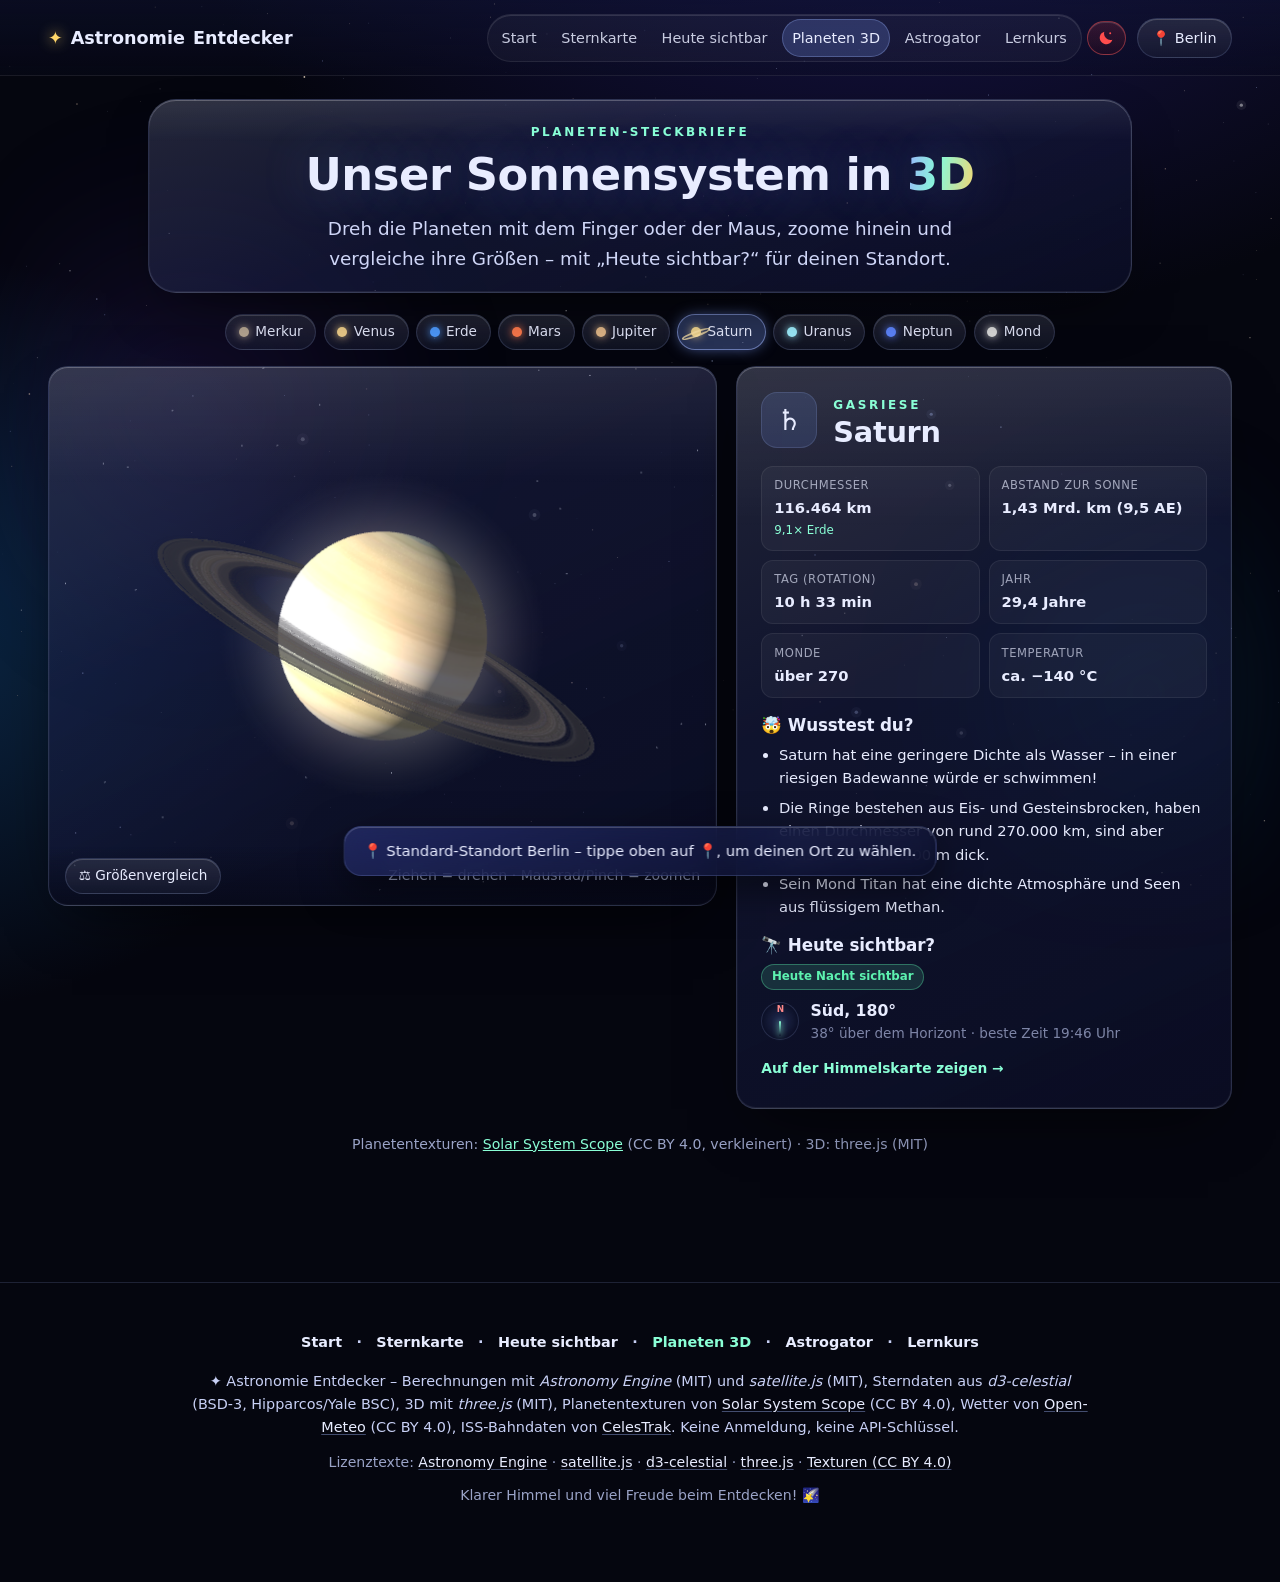
<file: planeten.html>
<!DOCTYPE html>
<html lang="de">
<head>
<meta charset="utf-8">
<meta name="viewport" content="width=device-width, initial-scale=1, viewport-fit=cover">
<title>Planeten in 3D – Astronomie Entdecker</title>
<meta name="description" content="Alle 8 Planeten und der Mond als drehbare 3D-Modelle mit Steckbriefen, Fun Facts und Größenvergleich.">
<meta name="theme-color" content="#05060f">
<script>/* Rotlicht-Nachtmodus vor dem ersten Zeichnen setzen */try{if(localStorage.getItem('ae-rotlicht-v1')==='1'){var d=document.documentElement,b=parseFloat(localStorage.getItem('ae-rotlicht-hell-v1'));d.classList.add('rotlicht');if(b>=.25&&b<=1)d.style.setProperty('--rl-c','rgb('+Math.round(255*b)+',0,0)');var m=document.querySelector('meta[name="theme-color"]');if(m){m.setAttribute('data-off',m.content);m.content='#120000';}}}catch(e){}</script>
<link rel="icon" href="data:image/svg+xml,%3Csvg xmlns='http://www.w3.org/2000/svg' viewBox='0 0 64 64'%3E%3Ccircle cx='32' cy='32' r='30' fill='%230b1030'/%3E%3Cpath d='M32 10l5 15h16l-13 9 5 16-13-10-13 10 5-16-13-9h16z' fill='%23ffd76a'/%3E%3C/svg%3E">
<link rel="stylesheet" href="css/style.css?v=14">
</head>
<body class="page-planeten">
<canvas id="bg-stars" aria-hidden="true"></canvas>
<div class="nebula" aria-hidden="true"><span></span><span></span><span></span></div>

<header class="nav" id="nav">
  <a class="brand" href="index.html"><span class="brand-star">✦</span> Astronomie<span class="brand-2"> Entdecker</span></a>
  <button class="nav-toggle" id="navToggle" aria-label="Menü öffnen" aria-expanded="false" aria-controls="navLinks"><span></span><span></span><span></span></button>
  <nav class="nav-links" id="navLinks" aria-label="Hauptnavigation">
    <a href="index.html"><span class="nl-ic" aria-hidden="true">🏠</span>Start</a>
    <a href="sternkarte.html"><span class="nl-ic" aria-hidden="true">🗺️</span>Sternkarte</a>
    <a href="heute.html"><span class="nl-ic" aria-hidden="true">🌙</span>Heute sichtbar</a>
    <a href="planeten.html" class="active" aria-current="page"><span class="nl-ic" aria-hidden="true">🪐</span>Planeten 3D</a>
    <a href="astrogator.html"><span class="nl-ic" aria-hidden="true">🎯</span>Astrogator</a>
    <a href="lernen.html"><span class="nl-ic" aria-hidden="true">🧭</span>Lernkurs</a>
  </nav>
  <button class="rl-btn" id="rlBtn" type="button" aria-label="Rotlicht-Nachtmodus" aria-pressed="false" title="Rotlicht-Nachtmodus einschalten (Taste R)"><svg class="rl-ic" viewBox="0 0 24 24" aria-hidden="true" focusable="false"><path d="M20.5 14.2A8.6 8.6 0 0 1 9.8 3.5a8.6 8.6 0 1 0 10.7 10.7z" fill="currentColor"/><circle cx="17.6" cy="5.6" r="1.3" fill="currentColor"/></svg><span class="rl-txt">Rotlicht</span></button>
  <button class="loc-chip" id="locChip" title="Standort ändern (gilt für alle Seiten)">📍 <span id="locChipText">Standort wählen</span></button>
  <span class="nav-progress" id="navProgress" aria-hidden="true"></span>
</header>

<main id="inhalt">
<div class="page-hero">
  <div class="page-hero-inner glass reveal">
    <p class="eyebrow">Planeten-Steckbriefe</p>
    <h1>Unser Sonnensystem in <span class="grad">3D</span></h1>
    <p class="lead">Dreh die Planeten mit dem Finger oder der Maus, zoome hinein und vergleiche ihre Größen – mit „Heute sichtbar?“ für deinen Standort.</p>
  </div>
</div>

<!-- PLANETEN 3D -->
<section class="section" id="planeten">
  <div class="planet-tabs reveal" id="planetTabs" role="tablist"></div>
  <div class="planet-layout">
    <div class="glass planet-stage reveal">
      <canvas id="planetCanvas" aria-label="Drehbares 3D-Modell des Planeten" role="img"></canvas>
      <div class="size-labels" id="sizeLabels"></div>
      <div class="planet-loading" id="planetLoading">🪐 3D-Modell wird geladen …</div>
      <div class="planet-stage-bar"><button class="chip" id="sizeToggle" aria-pressed="false">⚖️ Größenvergleich</button><span class="muted small">Ziehen = drehen · Mausrad/Pinch = zoomen</span></div>
    </div>
    <div class="glass planet-facts reveal" id="planetFacts" aria-live="polite"></div>
  </div>
  <p class="muted small credit">Planetentexturen: <a href="https://www.solarsystemscope.com/textures/" target="_blank" rel="noopener">Solar System Scope</a> (CC BY 4.0, verkleinert) · 3D: three.js (MIT)</p>
</section>
</main>

<footer class="footer">
  <nav class="foot-nav" aria-label="Seiten"><a href="index.html">Start</a> · <a href="sternkarte.html">Sternkarte</a> · <a href="heute.html">Heute sichtbar</a> · <a href="planeten.html" aria-current="page">Planeten 3D</a> · <a href="astrogator.html">Astrogator</a> · <a href="lernen.html">Lernkurs</a></nav>
  <p>✦ Astronomie Entdecker – Berechnungen mit <em>Astronomy Engine</em> (MIT) und <em>satellite.js</em> (MIT), Sterndaten aus <em>d3-celestial</em> (BSD-3, Hipparcos/Yale BSC), 3D mit <em>three.js</em> (MIT), Planetentexturen von <a href="https://www.solarsystemscope.com/textures/" target="_blank" rel="noopener">Solar System Scope</a> (CC BY 4.0), Wetter von <a href="https://open-meteo.com/" target="_blank" rel="noopener">Open-Meteo</a> (CC BY 4.0), ISS-Bahndaten von <a href="https://celestrak.org/" target="_blank" rel="noopener">CelesTrak</a>. Keine Anmeldung, keine API-Schlüssel.</p>
  <p class="muted small foot-lic">Lizenztexte: <a href="licenses/astronomy-engine-LICENSE.txt">Astronomy Engine</a> · <a href="licenses/satellite.js-LICENSE.txt">satellite.js</a> · <a href="licenses/d3-celestial-LICENSE.txt">d3-celestial</a> · <a href="licenses/three-LICENSE.txt">three.js</a> · <a href="licenses/textures-CC-BY-4.0.txt">Texturen (CC BY 4.0)</a></p>
  <p class="muted small">Klarer Himmel und viel Freude beim Entdecken! 🌠</p>
</footer>

<!-- STANDORT -->
<div class="modal" id="locModal" role="dialog" aria-modal="true" aria-labelledby="locTitle" hidden>
  <div class="modal-backdrop" data-close></div>
  <div class="modal-card glass">
    <button class="modal-close" data-close aria-label="Schließen">×</button>
    <h3 id="locTitle">📍 Wo stehst du?</h3>
    <p class="muted">Für eine exakte Himmelsansicht brauchen wir deinen ungefähren Standort. Er gilt für alle Seiten und bleibt in deinem Browser – nichts wird gesendet.</p>
    <button class="btn btn-primary wide" id="btnGeo">🛰️ Meinen Standort verwenden</button>
    <p class="geo-status" id="geoStatus"></p>
    <div class="or"><span>oder</span></div>
    <label class="field">Stadt auswählen
      <select id="citySelect"></select>
    </label>
    <div class="field-row">
      <label class="field">Breite (°)<input id="latInput" type="number" step="0.001" min="-90" max="90" placeholder="52.52"></label>
      <label class="field">Länge (°)<input id="lonInput" type="number" step="0.001" min="-180" max="180" placeholder="13.40"></label>
    </div>
    <p class="muted small">Nord = positive Breite, Ost = positive Länge. Bei eigenen Koordinaten wird die Zeitzone deines Browsers verwendet.</p>
    <button class="btn btn-ghost wide" id="btnManual">Koordinaten übernehmen</button>
  </div>
</div>
<button class="to-top" id="toTop" type="button" aria-label="Nach oben" hidden>↑</button>
<div class="toast" id="toast" role="status" aria-live="polite"></div>

<script src="js/vendor/astronomy.browser.min.js?v=14"></script>
<script src="js/data/cities.js?v=14"></script>
<script src="js/core.js?v=14"></script>
<script src="js/background.js?v=14"></script>
<script src="js/planets3d.js?v=14"></script>
<script src="js/rotlicht.js?v=14"></script>
<script src="js/ux.js?v=14"></script>
<script src="js/main.js?v=14"></script>
</body>
</html>
</file>
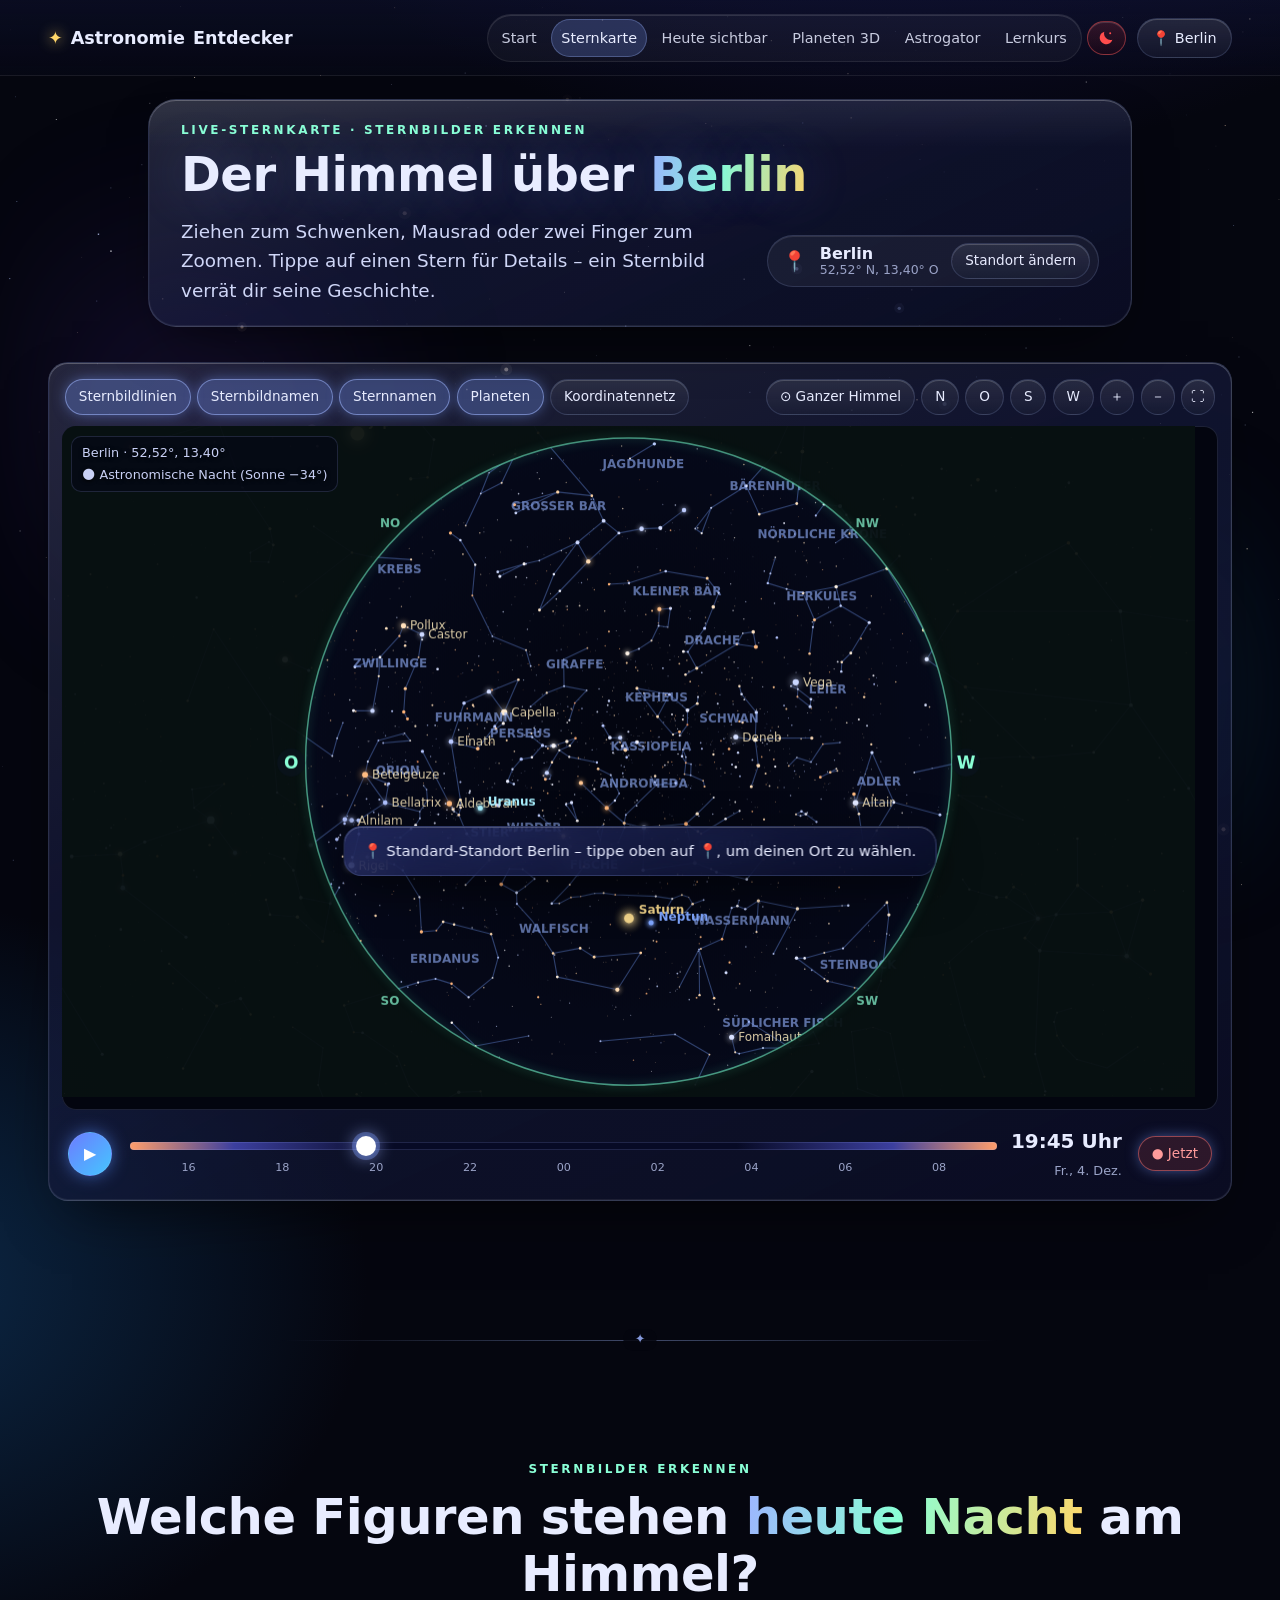
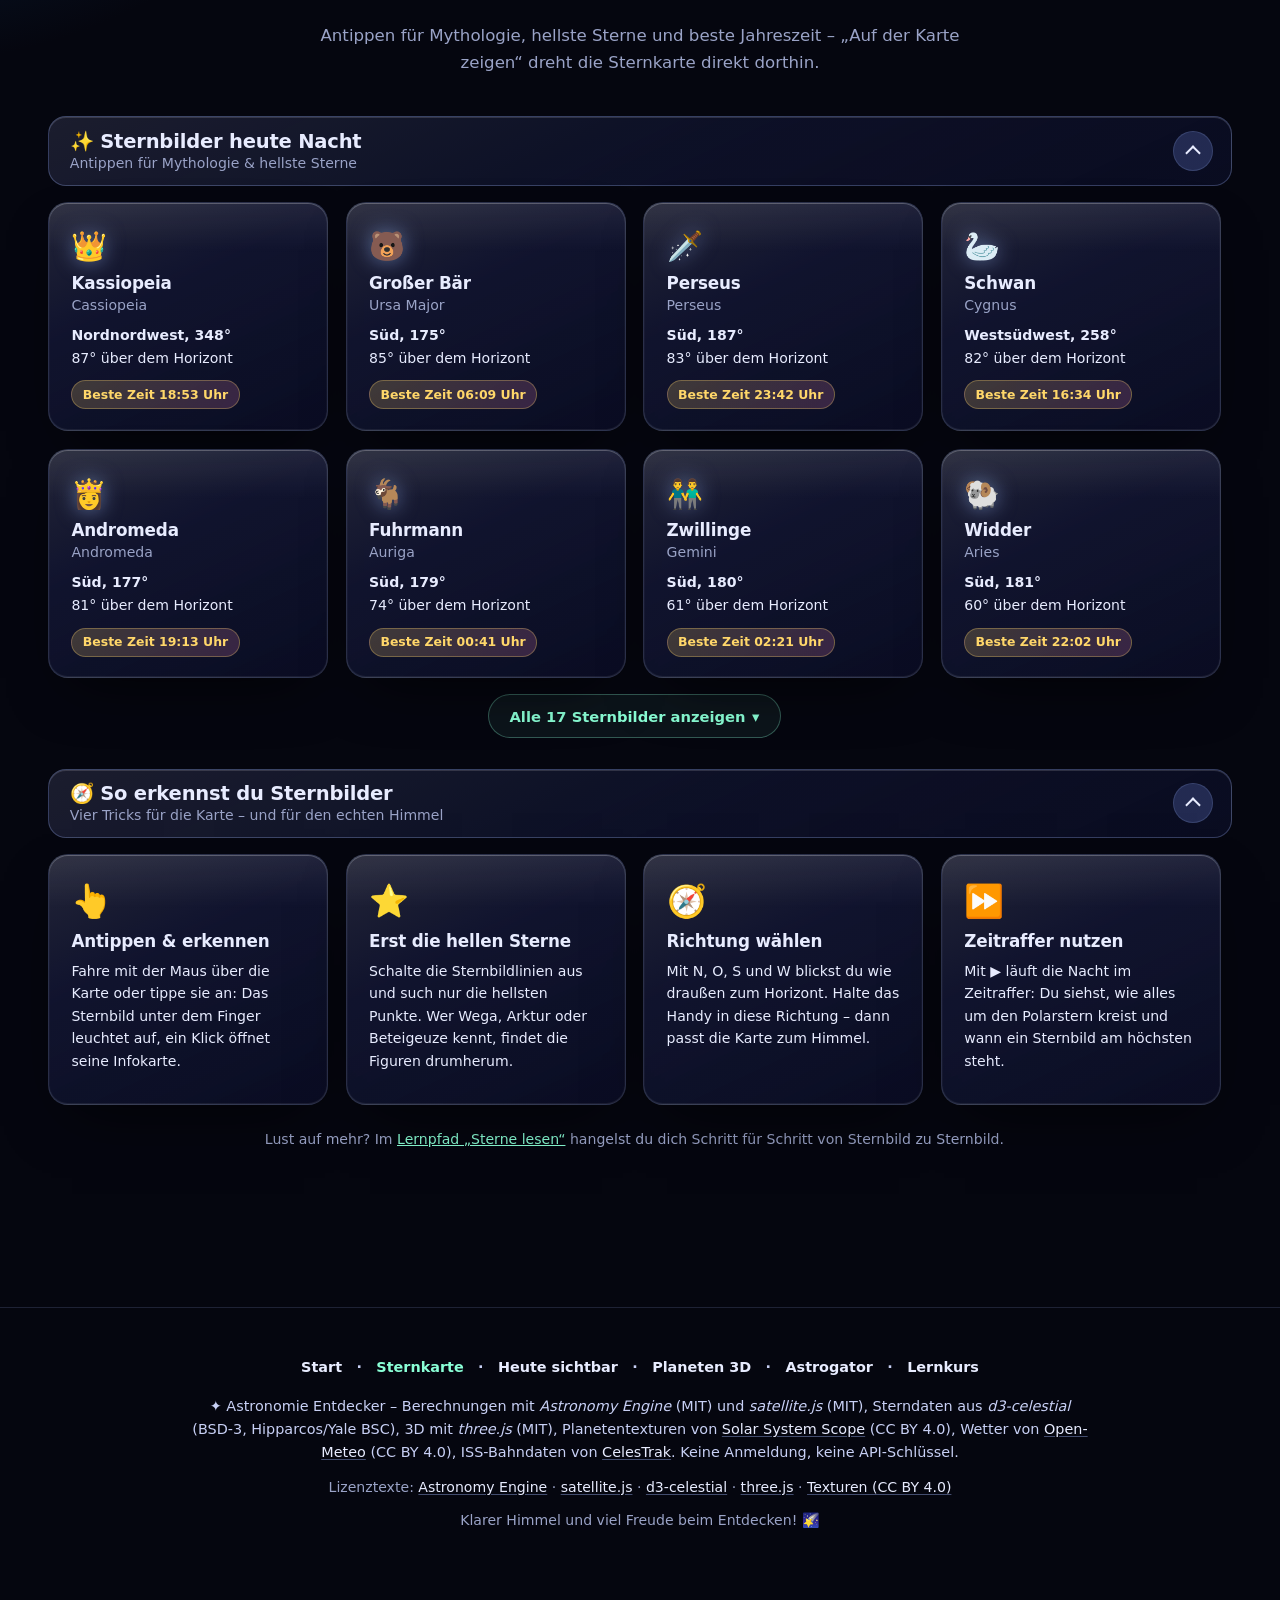
<file: sternkarte.html>
<!DOCTYPE html>
<html lang="de">
<head>
<meta charset="utf-8">
<meta name="viewport" content="width=device-width, initial-scale=1, viewport-fit=cover">
<title>Live-Sternkarte – Astronomie Entdecker</title>
<meta name="description" content="Interaktive Live-Sternkarte für deinen Standort mit 4.086 Sternen, Planeten, Mond, ISS und allen 88 Sternbildern.">
<meta name="theme-color" content="#05060f">
<script>/* Rotlicht-Nachtmodus vor dem ersten Zeichnen setzen */try{if(localStorage.getItem('ae-rotlicht-v1')==='1'){var d=document.documentElement,b=parseFloat(localStorage.getItem('ae-rotlicht-hell-v1'));d.classList.add('rotlicht');if(b>=.25&&b<=1)d.style.setProperty('--rl-c','rgb('+Math.round(255*b)+',0,0)');var m=document.querySelector('meta[name="theme-color"]');if(m){m.setAttribute('data-off',m.content);m.content='#120000';}}}catch(e){}</script>
<link rel="icon" href="data:image/svg+xml,%3Csvg xmlns='http://www.w3.org/2000/svg' viewBox='0 0 64 64'%3E%3Ccircle cx='32' cy='32' r='30' fill='%230b1030'/%3E%3Cpath d='M32 10l5 15h16l-13 9 5 16-13-10-13 10 5-16-13-9h16z' fill='%23ffd76a'/%3E%3C/svg%3E">
<link rel="stylesheet" href="css/style.css?v=14">
</head>
<body class="page-sternkarte">
<canvas id="bg-stars" aria-hidden="true"></canvas>
<div class="nebula" aria-hidden="true"><span></span><span></span><span></span></div>

<header class="nav" id="nav">
  <a class="brand" href="index.html"><span class="brand-star">✦</span> Astronomie<span class="brand-2"> Entdecker</span></a>
  <button class="nav-toggle" id="navToggle" aria-label="Menü öffnen" aria-expanded="false" aria-controls="navLinks"><span></span><span></span><span></span></button>
  <nav class="nav-links" id="navLinks" aria-label="Hauptnavigation">
    <a href="index.html"><span class="nl-ic" aria-hidden="true">🏠</span>Start</a>
    <a href="sternkarte.html" class="active" aria-current="page"><span class="nl-ic" aria-hidden="true">🗺️</span>Sternkarte</a>
    <a href="heute.html"><span class="nl-ic" aria-hidden="true">🌙</span>Heute sichtbar</a>
    <a href="planeten.html"><span class="nl-ic" aria-hidden="true">🪐</span>Planeten 3D</a>
    <a href="astrogator.html"><span class="nl-ic" aria-hidden="true">🎯</span>Astrogator</a>
    <a href="lernen.html"><span class="nl-ic" aria-hidden="true">🧭</span>Lernkurs</a>
  </nav>
  <button class="rl-btn" id="rlBtn" type="button" aria-label="Rotlicht-Nachtmodus" aria-pressed="false" title="Rotlicht-Nachtmodus einschalten (Taste R)"><svg class="rl-ic" viewBox="0 0 24 24" aria-hidden="true" focusable="false"><path d="M20.5 14.2A8.6 8.6 0 0 1 9.8 3.5a8.6 8.6 0 1 0 10.7 10.7z" fill="currentColor"/><circle cx="17.6" cy="5.6" r="1.3" fill="currentColor"/></svg><span class="rl-txt">Rotlicht</span></button>
  <button class="loc-chip" id="locChip" title="Standort ändern (gilt für alle Seiten)">📍 <span id="locChipText">Standort wählen</span></button>
  <span class="nav-progress" id="navProgress" aria-hidden="true"></span>
</header>

<main id="inhalt">
<div class="page-hero">
  <div class="page-hero-inner glass reveal">
    <p class="eyebrow">Live-Sternkarte · Sternbilder erkennen</p>
    <h1>Der Himmel über <span class="grad" id="skyPlace">dir</span></h1>
    <p class="lead">Ziehen zum Schwenken, Mausrad oder zwei Finger zum Zoomen. Tippe auf einen Stern für Details – ein Sternbild verrät dir seine Geschichte.</p>
    <div class="loc-bar" role="group" aria-label="Standort">
      <span class="loc-bar-ic" aria-hidden="true">📍</span>
      <span class="loc-bar-txt"><b data-loc-name>Berlin</b><small data-loc-coords>52,52° N, 13,41° O</small></span>
      <button class="chip" type="button" data-loc-open>Standort ändern</button>
    </div>
  </div>
</div>

<!-- HIMMELSKARTE -->
<section class="section" id="himmelskarte">
  <div class="sky-wrap glass reveal">
    <div class="sky-toolbar">
      <div class="tb-group">
        <button class="chip active" data-toggle="lines" aria-pressed="true">Sternbildlinien</button>
        <button class="chip active" data-toggle="conNames" aria-pressed="true">Sternbildnamen</button>
        <button class="chip active" data-toggle="starNames" aria-pressed="true">Sternnamen</button>
        <button class="chip active" data-toggle="planets" aria-pressed="true">Planeten</button>
        <button class="chip" data-toggle="grid" aria-pressed="false">Koordinatennetz</button>
      </div>
      <div class="tb-group">
        <button class="chip" data-view="zenith" title="Ganzer Himmel">⊙ Ganzer Himmel</button>
        <button class="chip" data-view="0">N</button>
        <button class="chip" data-view="90">O</button>
        <button class="chip" data-view="180">S</button>
        <button class="chip" data-view="270">W</button>
        <button class="chip icon" id="zoomIn" aria-label="Hineinzoomen">＋</button>
        <button class="chip icon" id="zoomOut" aria-label="Herauszoomen">－</button>
        <button class="chip icon" id="fullscreenBtn" aria-label="Vollbild">⛶</button>
      </div>
    </div>
    <div class="sky-stage" id="skyStage">
      <canvas id="skyCanvas" aria-label="Interaktive Sternkarte" role="img"></canvas>
      <div class="sky-tooltip" id="skyTip" hidden></div>
      <div class="sky-info" id="skyInfo"></div>
    </div>
    <div class="time-bar">
      <button class="btn-round" id="playBtn" aria-label="Zeitraffer abspielen">▶</button>
      <div class="time-slider-wrap">
        <input type="range" id="timeSlider" min="0" max="840" step="5" value="0" aria-label="Uhrzeit wählen">
        <div class="time-ticks" id="timeTicks"></div>
      </div>
      <div class="time-readout"><b id="timeLabel">--:--</b><span id="dateLabel"></span></div>
      <button class="chip live" id="liveBtn">● Jetzt</button>
    </div>
  </div>
</section>

<!-- STERNBILDER -->
<section class="section" id="sternbilder">
  <div class="section-head reveal">
    <p class="eyebrow">Sternbilder erkennen</p>
    <h2>Welche Figuren stehen <span class="grad">heute Nacht</span> am Himmel?</h2>
    <p class="muted">Antippen für Mythologie, hellste Sterne und beste Jahreszeit – „Auf der Karte zeigen“ dreht die Sternkarte direkt dorthin.</p>
  </div>
  <div class="fold reveal" id="fold-sternbilder" data-fold="sternbilder" data-open="1" data-open-mobile="0">
    <h3 class="fold-h"><button class="fold-btn" type="button" id="fh-sternbilder" aria-expanded="true" aria-controls="fb-sternbilder"><span class="fold-title">✨ Sternbilder heute Nacht</span><span class="fold-sum">Antippen für Mythologie &amp; hellste Sterne</span><span class="fold-chev" aria-hidden="true"></span></button></h3>
    <div class="fold-body" id="fb-sternbilder" role="region" aria-labelledby="fh-sternbilder"><div class="fold-inner">
    <div class="grid cards-4" id="conGrid" data-more="8" data-more-mobile="6" data-more-label="Sternbilder"></div>
    </div></div>
  </div>
  <div class="fold reveal" id="fold-erkennen" data-fold="erkennen" data-open="1" data-open-mobile="0">
    <h3 class="fold-h"><button class="fold-btn" type="button" id="fh-erkennen" aria-expanded="true" aria-controls="fb-erkennen"><span class="fold-title">🧭 So erkennst du Sternbilder</span><span class="fold-sum">Vier Tricks für die Karte – und für den echten Himmel</span><span class="fold-chev" aria-hidden="true"></span></button></h3>
    <div class="fold-body" id="fb-erkennen" role="region" aria-labelledby="fh-erkennen"><div class="fold-inner">
    <div class="grid cards-4">
      <div class="card glass tip reveal"><div class="tip-ic">👆</div><h4>Antippen &amp; erkennen</h4><p class="small">Fahre mit der Maus über die Karte oder tippe sie an: Das Sternbild unter dem Finger leuchtet auf, ein Klick öffnet seine Infokarte.</p></div>
      <div class="card glass tip reveal"><div class="tip-ic">⭐</div><h4>Erst die hellen Sterne</h4><p class="small">Schalte die Sternbildlinien aus und such nur die hellsten Punkte. Wer Wega, Arktur oder Beteigeuze kennt, findet die Figuren drumherum.</p></div>
      <div class="card glass tip reveal"><div class="tip-ic">🧭</div><h4>Richtung wählen</h4><p class="small">Mit N, O, S und W blickst du wie draußen zum Horizont. Halte das Handy in diese Richtung – dann passt die Karte zum Himmel.</p></div>
      <div class="card glass tip reveal"><div class="tip-ic">⏩</div><h4>Zeitraffer nutzen</h4><p class="small">Mit ▶ läuft die Nacht im Zeitraffer: Du siehst, wie alles um den Polarstern kreist und wann ein Sternbild am höchsten steht.</p></div>
    </div>
    <p class="muted small center-note">Lust auf mehr? Im <a href="lernen.html#lektion-lernpfad">Lernpfad „Sterne lesen“</a> hangelst du dich Schritt für Schritt von Sternbild zu Sternbild.</p>
    </div></div>
  </div>
</section>
</main>

<footer class="footer">
  <nav class="foot-nav" aria-label="Seiten"><a href="index.html">Start</a> · <a href="sternkarte.html" aria-current="page">Sternkarte</a> · <a href="heute.html">Heute sichtbar</a> · <a href="planeten.html">Planeten 3D</a> · <a href="astrogator.html">Astrogator</a> · <a href="lernen.html">Lernkurs</a></nav>
  <p>✦ Astronomie Entdecker – Berechnungen mit <em>Astronomy Engine</em> (MIT) und <em>satellite.js</em> (MIT), Sterndaten aus <em>d3-celestial</em> (BSD-3, Hipparcos/Yale BSC), 3D mit <em>three.js</em> (MIT), Planetentexturen von <a href="https://www.solarsystemscope.com/textures/" target="_blank" rel="noopener">Solar System Scope</a> (CC BY 4.0), Wetter von <a href="https://open-meteo.com/" target="_blank" rel="noopener">Open-Meteo</a> (CC BY 4.0), ISS-Bahndaten von <a href="https://celestrak.org/" target="_blank" rel="noopener">CelesTrak</a>. Keine Anmeldung, keine API-Schlüssel.</p>
  <p class="muted small foot-lic">Lizenztexte: <a href="licenses/astronomy-engine-LICENSE.txt">Astronomy Engine</a> · <a href="licenses/satellite.js-LICENSE.txt">satellite.js</a> · <a href="licenses/d3-celestial-LICENSE.txt">d3-celestial</a> · <a href="licenses/three-LICENSE.txt">three.js</a> · <a href="licenses/textures-CC-BY-4.0.txt">Texturen (CC BY 4.0)</a></p>
  <p class="muted small">Klarer Himmel und viel Freude beim Entdecken! 🌠</p>
</footer>

<!-- STANDORT -->
<div class="modal" id="locModal" role="dialog" aria-modal="true" aria-labelledby="locTitle" hidden>
  <div class="modal-backdrop" data-close></div>
  <div class="modal-card glass">
    <button class="modal-close" data-close aria-label="Schließen">×</button>
    <h3 id="locTitle">📍 Wo stehst du?</h3>
    <p class="muted">Für eine exakte Himmelsansicht brauchen wir deinen ungefähren Standort. Er gilt für alle Seiten und bleibt in deinem Browser – nichts wird gesendet.</p>
    <button class="btn btn-primary wide" id="btnGeo">🛰️ Meinen Standort verwenden</button>
    <p class="geo-status" id="geoStatus"></p>
    <div class="or"><span>oder</span></div>
    <label class="field">Stadt auswählen
      <select id="citySelect"></select>
    </label>
    <div class="field-row">
      <label class="field">Breite (°)<input id="latInput" type="number" step="0.001" min="-90" max="90" placeholder="52.52"></label>
      <label class="field">Länge (°)<input id="lonInput" type="number" step="0.001" min="-180" max="180" placeholder="13.40"></label>
    </div>
    <p class="muted small">Nord = positive Breite, Ost = positive Länge. Bei eigenen Koordinaten wird die Zeitzone deines Browsers verwendet.</p>
    <button class="btn btn-ghost wide" id="btnManual">Koordinaten übernehmen</button>
  </div>
</div>
<!-- Sternbild-Infokarte -->
<div class="modal" id="conModal" role="dialog" aria-modal="true" aria-labelledby="conTitle" hidden>
  <div class="modal-backdrop" data-close></div>
  <div class="modal-card glass con-card">
    <button class="modal-close" data-close aria-label="Schließen">×</button>
    <div id="conBody"></div>
  </div>
</div>
<nav class="sec-rail" id="secRail" aria-label="Abschnitte"><a href="#himmelskarte" data-spy="himmelskarte"><span>Sternkarte</span></a><a href="#sternbilder" data-spy="sternbilder"><span>Sternbilder</span></a></nav>
<button class="to-top" id="toTop" type="button" aria-label="Nach oben" hidden>↑</button>
<div class="toast" id="toast" role="status" aria-live="polite"></div>

<script src="js/vendor/astronomy.browser.min.js?v=14"></script>
<script src="js/vendor/satellite.min.js?v=14"></script>
<script src="js/data/sky-data.js?v=14"></script>
<script src="js/data/constellation-info.js?v=14"></script>
<script src="js/data/cities.js?v=14"></script>
<script src="js/data/iss-tle.js?v=14"></script>
<script src="js/core.js?v=14"></script>
<script src="js/background.js?v=14"></script>
<script src="js/skymap.js?v=14"></script>
<script src="js/tonight.js?v=14"></script>
<script src="js/iss.js?v=14"></script>
<script src="js/rotlicht.js?v=14"></script>
<script src="js/ux.js?v=14"></script>
<script src="js/main.js?v=14"></script>
</body>
</html>
</file>
<file: css/style.css>
/* Astronomie Entdecker – Weltraum-Design */
:root{
  --bg:#05060f; --bg2:#0a0d24; --ink:#e8ecff; --muted:#9aa3c7; --line:rgba(160,180,255,.16);
  --acc:#7c9cff; --acc2:#8affd6; --gold:#ffd76a; --pink:#ff8fd0; --ok:#5df2b0; --no:#ff8a8a;
  --glass:rgba(18,22,52,.48); --glass-b:rgba(170,190,255,.16); --r:20px;
  --shadow:0 20px 60px -20px rgba(0,0,0,.7), 0 0 0 1px var(--glass-b) inset;
  --font:"Segoe UI", system-ui, -apple-system, Roboto, "Helvetica Neue", Arial, sans-serif;
}
*{box-sizing:border-box}
html{scroll-behavior:smooth;scroll-padding-top:80px}
body{margin:0;background:radial-gradient(1200px 800px at 70% -10%,#1a1650 0%,transparent 60%),radial-gradient(900px 700px at -10% 40%,#0c2a4a 0%,transparent 55%),var(--bg);color:var(--ink);font-family:var(--font);line-height:1.6;overflow-x:hidden;-webkit-font-smoothing:antialiased}
body.modal-open{overflow:hidden}
#bg-stars{position:fixed;inset:0;z-index:0;pointer-events:none}
.nebula{position:fixed;inset:0;z-index:0;pointer-events:none;overflow:hidden;filter:blur(60px);opacity:.55}
.nebula span{position:absolute;border-radius:50%;mix-blend-mode:screen;animation:drift 40s ease-in-out infinite alternate}
.nebula span:nth-child(1){width:50vw;height:50vw;left:-10vw;top:10vh;background:radial-gradient(circle,#4b2a9a 0%,transparent 65%)}
.nebula span:nth-child(2){width:45vw;height:45vw;right:-12vw;top:45vh;background:radial-gradient(circle,#0f5a8a 0%,transparent 65%);animation-duration:55s}
.nebula span:nth-child(3){width:35vw;height:35vw;left:35vw;top:120vh;background:radial-gradient(circle,#8a2a6a 0%,transparent 65%);animation-duration:70s}
@keyframes drift{to{transform:translate(8vw,-6vh) scale(1.15)}}
main,footer,.nav{position:relative;z-index:1}
a{color:var(--acc2)}
h1,h2,h3,h4{line-height:1.15;margin:0 0 .5em;letter-spacing:-.01em}
h2{font-size:clamp(1.9rem,4.2vw,3.1rem)}
h3{font-size:1.25rem}
h4{font-size:1.05rem}
p{margin:0 0 .8em}
.muted{color:var(--muted)} .small{font-size:.88rem}
.grad{background:linear-gradient(100deg,#9db4ff 0%,#8affd6 45%,#ffd76a 100%);-webkit-background-clip:text;background-clip:text;color:transparent}
.eyebrow{text-transform:uppercase;letter-spacing:.22em;font-size:.75rem;color:var(--acc2);font-weight:700;margin-bottom:.8em}

/* Glas */
.glass{background:linear-gradient(160deg,rgba(40,48,110,.42),rgba(12,14,38,.5));border:1px solid var(--glass-b);border-radius:var(--r);box-shadow:var(--shadow);backdrop-filter:blur(14px) saturate(140%);-webkit-backdrop-filter:blur(14px) saturate(140%);position:relative}
.card.glass::before{content:"";position:absolute;inset:0;border-radius:inherit;pointer-events:none;background:radial-gradient(320px circle at var(--mx,50%) var(--my,0%),rgba(140,170,255,.14),transparent 60%);opacity:0;transition:opacity .3s}
.card.glass:hover::before{opacity:1}

/* Navigation */
.nav{position:fixed;top:0;left:0;right:0;display:flex;align-items:center;gap:1.2rem;padding:.9rem clamp(1rem,4vw,3rem);transition:background .3s,padding .3s,box-shadow .3s;z-index:50}
.nav.scrolled{background:rgba(6,8,22,.72);backdrop-filter:blur(14px);-webkit-backdrop-filter:blur(14px);box-shadow:0 1px 0 var(--line);padding-top:.6rem;padding-bottom:.6rem}
.brand{font-weight:800;color:var(--ink);text-decoration:none;font-size:1.1rem;display:flex;align-items:center;gap:.5rem;white-space:nowrap}
.brand-star{color:var(--gold);text-shadow:0 0 14px var(--gold);animation:spin 12s linear infinite;display:inline-block}
@keyframes spin{to{transform:rotate(360deg)}}
.nav-links{display:flex;gap:.3rem;margin-left:auto}
.nav-links a{color:var(--ink);text-decoration:none;padding:.45rem .9rem;border-radius:999px;font-size:.95rem;opacity:.85;transition:.2s}
.nav-links a:hover{background:rgba(124,156,255,.15);opacity:1}
.loc-chip{background:rgba(124,156,255,.14);border:1px solid var(--glass-b);color:var(--ink);border-radius:999px;padding:.45rem .9rem;cursor:pointer;font:inherit;font-size:.9rem;max-width:220px;white-space:nowrap;overflow:hidden;text-overflow:ellipsis;transition:.2s}
.loc-chip:hover{background:rgba(124,156,255,.28);transform:translateY(-1px)}
.nav-toggle{display:none;background:none;border:0;cursor:pointer;padding:.4rem;margin-left:auto}
.nav-toggle span{display:block;width:22px;height:2px;background:var(--ink);margin:5px 0;border-radius:2px;transition:.3s}

/* Buttons */
.btn{display:inline-flex;align-items:center;justify-content:center;gap:.5rem;padding:.85rem 1.5rem;border-radius:999px;font:inherit;font-weight:700;text-decoration:none;cursor:pointer;border:1px solid transparent;transition:transform .2s,box-shadow .2s,background .2s}
.btn-primary{background:linear-gradient(120deg,#6c7cff,#45c6ff);color:#fff;box-shadow:0 10px 30px -8px rgba(80,140,255,.7)}
.btn-primary:hover{transform:translateY(-2px) scale(1.02);box-shadow:0 14px 40px -8px rgba(80,170,255,.9)}
.btn-ghost{background:rgba(255,255,255,.05);border-color:var(--glass-b);color:var(--ink)}
.btn-ghost:hover{background:rgba(255,255,255,.1);transform:translateY(-2px)}
.btn.wide{width:100%}
.chip{background:rgba(255,255,255,.05);border:1px solid var(--glass-b);color:var(--ink);border-radius:999px;padding:.38rem .8rem;font:inherit;font-size:.85rem;cursor:pointer;transition:.18s;white-space:nowrap}
.chip:hover{background:rgba(124,156,255,.18);transform:translateY(-1px)}
.chip.active{background:rgba(124,156,255,.3);border-color:rgba(160,185,255,.55);box-shadow:0 0 16px -4px rgba(124,156,255,.8)}
.chip.icon{width:34px;padding:.38rem 0;text-align:center}
.chip.live.active{color:#ff9b9b;border-color:rgba(255,120,120,.5);background:rgba(255,90,90,.14)}
.chip.live.active::first-letter{animation:pulse 1.4s infinite}
@keyframes pulse{50%{opacity:.3}}
.mini-btn{background:none;border:0;color:var(--acc2);font:inherit;font-size:.86rem;font-weight:600;cursor:pointer;padding:.3rem 0;transition:.2s}
.mini-btn:hover{letter-spacing:.02em;text-shadow:0 0 10px var(--acc2)}

/* Hero */
.hero{min-height:100vh;min-height:100svh;display:flex;align-items:center;justify-content:center;text-align:center;padding:7rem 1.2rem 5rem;position:relative;overflow:hidden}
.hero-content{max-width:860px;position:relative;z-index:2}
.hero h1{font-size:clamp(2.8rem,9vw,6.4rem);font-weight:900;margin-bottom:.3em;text-shadow:0 0 60px rgba(124,156,255,.35)}
.lead{font-size:clamp(1.05rem,2.2vw,1.3rem);color:#cfd6f7;max-width:680px;margin:0 auto 2rem}
.hero-cta{display:flex;gap:1rem;justify-content:center;flex-wrap:wrap}
.hero-stats{display:flex;gap:1rem;justify-content:center;margin-top:3rem;flex-wrap:wrap}
.stat{padding:.9rem 1.4rem;border-radius:16px;background:rgba(255,255,255,.04);border:1px solid var(--glass-b);backdrop-filter:blur(8px);min-width:130px}
.stat b{display:block;font-size:1.6rem;color:var(--gold)} .stat span{font-size:.82rem;color:var(--muted)}
.hero-orbit{position:absolute;right:-6vw;top:14vh;width:38vw;height:38vw;max-width:520px;max-height:520px;z-index:1;opacity:.9;animation:float 9s ease-in-out infinite}
@keyframes float{50%{transform:translateY(-18px)}}
.planet{position:absolute;inset:18%;border-radius:50%;background:radial-gradient(circle at 32% 30%,#ffd9a8 0%,#d98a5a 30%,#7a3d6a 62%,#1d1240 100%);box-shadow:inset -30px -30px 80px rgba(0,0,0,.6),0 0 80px rgba(255,150,120,.25)}
.planet::after{content:"";position:absolute;inset:0;border-radius:50%;background:repeating-linear-gradient(-18deg,transparent 0 14px,rgba(255,255,255,.05) 14px 24px)}
.ring{position:absolute;left:-28%;right:-28%;top:42%;height:16%;border-radius:50%;border:6px solid rgba(255,220,180,.5);transform:rotate(-18deg);box-shadow:0 0 30px rgba(255,210,170,.3);border-top-color:transparent;z-index:2}
.moonlet{position:absolute;width:7%;height:7%;border-radius:50%;background:radial-gradient(circle at 35% 35%,#fff,#9aa3c7);left:50%;top:50%;animation:orbit 14s linear infinite;box-shadow:0 0 20px #fff8}
@keyframes orbit{from{transform:rotate(0) translateX(260%) rotate(0)}to{transform:rotate(360deg) translateX(260%) rotate(-360deg)}}
.scroll-hint{position:absolute;bottom:2rem;left:50%;transform:translateX(-50%);width:26px;height:42px;border:2px solid rgba(255,255,255,.4);border-radius:14px}
.scroll-hint span{position:absolute;left:50%;top:8px;width:4px;height:8px;margin-left:-2px;border-radius:2px;background:#fff;animation:scrollDot 1.8s infinite}
@keyframes scrollDot{0%{opacity:0;transform:translateY(0)}30%{opacity:1}100%{opacity:0;transform:translateY(14px)}}

/* Abschnitte */
.section{padding:6rem clamp(1rem,4vw,3rem);max-width:1280px;margin:0 auto}
.section-head{text-align:center;max-width:760px;margin:0 auto 2.5rem}
.sub-h{margin:3rem 0 1rem;font-size:1.45rem}
.grid{display:grid;gap:1.1rem}
.cards-3{grid-template-columns:repeat(auto-fill,minmax(290px,1fr))}
.cards-4{grid-template-columns:repeat(auto-fill,minmax(230px,1fr))}
.card{padding:1.3rem 1.4rem;transition:transform .35s cubic-bezier(.2,.8,.2,1),border-color .3s,box-shadow .3s}
.card:hover{transform:translateY(-4px);border-color:rgba(160,185,255,.35);box-shadow:0 26px 60px -24px rgba(60,100,255,.5),0 0 0 1px rgba(160,185,255,.25) inset}
.card-head{display:flex;align-items:center;gap:.9rem;margin-bottom:.8rem}
.card-head h3,.card-head h4{margin:0}
.card-head p{margin:0}
.card-head .pill{margin-left:auto}

/* Reveal */
.reveal{opacity:0;transform:translateY(28px) scale(.98);transition:opacity .8s ease,transform .8s cubic-bezier(.2,.8,.2,1)}
.reveal.in{opacity:1;transform:none}

/* Himmelskarte */
.sky-wrap{padding:.8rem;overflow:hidden}
.sky-wrap:fullscreen{border-radius:0;display:flex;flex-direction:column;background:#03050f}
.sky-wrap:fullscreen .sky-stage{flex:1;height:auto}
.sky-toolbar{display:flex;justify-content:space-between;gap:.6rem;flex-wrap:wrap;padding:.2rem .2rem .7rem}
.tb-group{display:flex;gap:.4rem;flex-wrap:wrap}
.sky-stage{position:relative;height:min(76vh,740px);min-height:380px;border-radius:14px;overflow:hidden;background:#03050f;touch-action:none;box-shadow:0 0 0 1px var(--line) inset}
#skyCanvas{display:block;cursor:grab}
#skyCanvas:active{cursor:grabbing}
.sky-info{position:absolute;left:.6rem;top:.6rem;background:rgba(5,8,24,.6);backdrop-filter:blur(6px);padding:.35rem .6rem;border-radius:10px;border:1px solid var(--line);display:flex;flex-direction:column;gap:.15rem;font-size:.8rem;color:#c8d0f5;pointer-events:none;text-shadow:0 1px 4px #000}
.sky-tooltip{position:absolute;left:0;top:0;min-width:200px;max-width:270px;padding:.75rem .9rem;border-radius:14px;background:rgba(10,14,40,.86);border:1px solid rgba(160,185,255,.3);backdrop-filter:blur(10px);font-size:.85rem;pointer-events:none;box-shadow:0 10px 30px rgba(0,0,0,.5);animation:tipIn .15s ease}
.sky-tooltip.pinned{pointer-events:auto;border-color:rgba(138,255,214,.5)}
@keyframes tipIn{from{opacity:0;transform:scale(.96)}}
.sky-tooltip b{display:block;font-size:1rem;color:var(--gold)}
.sky-tooltip small{display:block;color:var(--muted);margin-bottom:.4rem}
.kv{display:grid;grid-template-columns:auto 1fr;gap:.1rem .8rem}
.kv span:nth-child(odd){color:var(--muted)}
.tip-btn{margin-top:.5rem;width:100%;background:rgba(138,255,214,.12);border:1px solid rgba(138,255,214,.35);color:var(--acc2);border-radius:10px;padding:.4rem;font:inherit;font-size:.82rem;cursor:pointer}
.tip-btn:hover{background:rgba(138,255,214,.22)}
.time-bar{display:flex;align-items:center;gap:1rem;padding:.9rem .4rem .3rem}
.btn-round{width:44px;height:44px;border-radius:50%;border:1px solid var(--glass-b);background:linear-gradient(135deg,#6c7cff,#45c6ff);color:#fff;font-size:1rem;cursor:pointer;flex:none;box-shadow:0 0 20px -4px #5a8cff;transition:.2s}
.btn-round:hover{transform:scale(1.08)}
.time-slider-wrap{flex:1;position:relative;padding-bottom:1.1rem}
.time-ticks{position:absolute;left:9px;right:9px;bottom:0;height:1rem;font-size:.7rem;color:var(--muted)}
.time-ticks span{position:absolute;transform:translateX(-50%)}
input[type=range]{-webkit-appearance:none;appearance:none;width:100%;height:8px;border-radius:8px;background:linear-gradient(90deg,#ff9e6b 0%,#3c3f9e 12%,#070a25 30%,#070a25 70%,#3c3f9e 88%,#ff9e6b 100%);outline:none;box-shadow:0 0 0 1px var(--line) inset}
input[type=range]::-webkit-slider-thumb{-webkit-appearance:none;width:20px;height:20px;border-radius:50%;background:#fff;box-shadow:0 0 0 4px rgba(124,156,255,.35),0 0 18px #9db4ff;cursor:pointer;transition:transform .15s}
input[type=range]::-webkit-slider-thumb:hover{transform:scale(1.2)}
input[type=range]::-moz-range-thumb{width:20px;height:20px;border-radius:50%;background:#fff;border:0;box-shadow:0 0 0 4px rgba(124,156,255,.35),0 0 18px #9db4ff}
.time-readout{text-align:right;min-width:110px}
.time-readout b{display:block;font-size:1.25rem;font-variant-numeric:tabular-nums}
.time-readout span{font-size:.8rem;color:var(--muted)}

/* Heute Nacht */
.tonight-top{display:grid;grid-template-columns:1fr 1fr;gap:1.1rem}
.timeline{list-style:none;padding:0;margin:0 0 1rem}
.timeline li{display:grid;grid-template-columns:28px 1fr auto;gap:.6rem;align-items:center;padding:.5rem 0;border-bottom:1px dashed var(--line);font-size:.93rem}
.timeline li:last-child{border-bottom:0}
.tl-l{color:var(--muted)} .timeline b{text-align:right;font-variant-numeric:tabular-nums}
.note{background:rgba(124,156,255,.08);border:1px solid var(--line);border-radius:12px;padding:.6rem .8rem;font-size:.92rem;margin:.6rem 0 0}
.big-ic{width:56px;height:56px;border-radius:50%;flex:none}
.sun-ic{background:radial-gradient(circle at 40% 40%,#fff6c8,#ffb547 55%,#ff6a3d);box-shadow:0 0 30px #ffb54799,0 0 60px #ff6a3d55;animation:glowPulse 4s ease-in-out infinite}
@keyframes glowPulse{50%{box-shadow:0 0 45px #ffb547cc,0 0 90px #ff6a3d77}}
.moon-big{width:60px;height:60px;border-radius:50%;flex:none;position:relative;overflow:hidden;background:radial-gradient(circle at 40% 35%,#fffdf0,#d8d6c8 70%,#b9b7aa);box-shadow:0 0 30px rgba(255,255,230,.35)}
.moon-big::before{content:"";position:absolute;top:0;bottom:0;width:50%;background:#1c1f33}
.moon-big.wax::before{left:0} .moon-big.wane::before{right:0}
.moon-term{position:absolute;top:0;bottom:0;left:50%;width:var(--w);transform:translateX(-50%);border-radius:50%}
.moon-big.cres .moon-term{background:#1c1f33}
.moon-big.gib .moon-term{background:radial-gradient(circle at 40% 35%,#fffdf0,#d8d6c8)}
.best{display:flex;flex-direction:column;gap:.5rem;margin:.6rem 0}
.badge{align-self:flex-start;display:inline-block;padding:.22rem .65rem;border-radius:999px;font-size:.78rem;font-weight:700;background:linear-gradient(120deg,rgba(255,215,106,.2),rgba(255,143,208,.18));color:var(--gold);border:1px solid rgba(255,215,106,.3)}
.pill{display:inline-block;padding:.15rem .6rem;border-radius:999px;font-size:.74rem;font-weight:700;white-space:nowrap}
.pill.ok{background:rgba(93,242,176,.14);color:var(--ok);border:1px solid rgba(93,242,176,.35)}
.pill.no{background:rgba(255,138,138,.12);color:var(--no);border:1px solid rgba(255,138,138,.3)}
.pos{display:flex;gap:.7rem;align-items:center}
.pos b{display:block;font-size:.98rem} .pos span{font-size:.86rem;color:var(--muted)}
.compass-mini{width:38px;height:38px;border-radius:50%;flex:none;border:1px solid var(--glass-b);background:radial-gradient(circle,rgba(124,156,255,.18),transparent 70%);position:relative}
.compass-mini::before{content:"N";position:absolute;top:-1px;left:50%;transform:translateX(-50%);font-size:.55rem;color:#ff8a8a;font-weight:800}
.compass-mini i{position:absolute;left:50%;top:50%;width:2px;height:15px;margin-left:-1px;background:linear-gradient(var(--acc2),transparent);transform-origin:50% 0;transform:rotate(calc(var(--az) + 180deg));border-radius:2px;box-shadow:0 0 6px var(--acc2)}
.planet-card.dim{opacity:.55}
.planet-card.dim:hover{opacity:.85}
.pl-dot{width:44px;height:44px;border-radius:50%;flex:none;box-shadow:inset -8px -8px 16px rgba(0,0,0,.55)}
.pl-mercury{background:radial-gradient(circle at 35% 35%,#e8ddd0,#8a7f72)}
.pl-venus{background:radial-gradient(circle at 35% 35%,#fffbe0,#e8c77a);box-shadow:inset -8px -8px 16px rgba(0,0,0,.4),0 0 20px #fff3c466}
.pl-mars{background:radial-gradient(circle at 35% 35%,#ffb08a,#b8431f)}
.pl-jupiter{background:repeating-linear-gradient(0deg,#d9b48a 0 5px,#f3e2c4 5px 9px,#b9875a 9px 12px)}
.pl-saturn{background:radial-gradient(circle at 35% 35%,#fff0c0,#c9a75a);position:relative}
.pl-saturn::after{content:"";position:absolute;left:-10px;right:-10px;top:42%;height:16%;border-radius:50%;border:2px solid rgba(255,230,170,.75);transform:rotate(-20deg)}
.pl-uranus{background:radial-gradient(circle at 35% 35%,#d8fbff,#5fc2cf)}
.pl-neptune{background:radial-gradient(circle at 35% 35%,#b8cbff,#2c4fc0)}
.sym{color:var(--muted);font-weight:400}
.star-dot{width:30px;height:30px;border-radius:50%;flex:none;background:radial-gradient(circle,#fff 0%,var(--c) 30%,transparent 70%);animation:twinkle 3s ease-in-out infinite}
.star-dot.sm{width:16px;height:16px;display:inline-block;vertical-align:middle;margin-right:.3rem}
@keyframes twinkle{50%{transform:scale(.8);opacity:.75}}
.con-tile{text-align:left;font:inherit;color:inherit;cursor:pointer;display:flex;flex-direction:column;align-items:flex-start}
.con-tile h4{margin:.3rem 0 0}
.con-tile .muted{margin:0 0 .5rem}
.con-emoji{font-size:1.8rem;filter:drop-shadow(0 0 10px rgba(160,190,255,.5));transition:transform .3s}
.con-tile:hover .con-emoji{transform:scale(1.2) rotate(-8deg)}
.more-btn{grid-column:1/-1;justify-self:center;padding:.6rem 1.2rem}

/* Modals */
.modal{position:fixed;inset:0;z-index:100;display:flex;align-items:center;justify-content:center;padding:1rem}
.modal[hidden]{display:none}
.modal-backdrop{position:absolute;inset:0;background:rgba(3,4,12,.65);backdrop-filter:blur(6px);opacity:0;transition:opacity .25s}
.modal-card{position:relative;width:min(520px,100%);max-height:calc(100vh - 2rem);overflow:auto;padding:1.8rem;transform:translateY(20px) scale(.96);opacity:0;transition:.3s cubic-bezier(.2,.8,.2,1);background:linear-gradient(160deg,rgba(30,36,90,.92),rgba(10,12,32,.94))}
.modal.open .modal-backdrop{opacity:1}
.modal.open .modal-card{transform:none;opacity:1}
.modal-close{position:absolute;right:.9rem;top:.7rem;background:rgba(255,255,255,.06);border:1px solid var(--glass-b);color:var(--ink);width:36px;height:36px;border-radius:50%;font-size:1.3rem;cursor:pointer;transition:.2s}
.modal-close:hover{transform:rotate(90deg);background:rgba(255,255,255,.12)}
.con-card{width:min(640px,100%)}
.con-top{display:flex;gap:1rem;align-items:center}
.con-top h3{font-size:1.8rem;margin:0}
.con-emoji.big{font-size:3rem}
.con-fig{width:100%;height:220px;margin:1rem 0;border-radius:14px;background:radial-gradient(circle at 50% 40%,#111a4a,#04061a);box-shadow:0 0 0 1px var(--line) inset}
.vis-line{font-size:.93rem}
.star-list{list-style:none;padding:0;margin:0 0 1rem}
.star-list li{padding:.25rem 0}
.field{display:flex;flex-direction:column;gap:.3rem;font-size:.85rem;color:var(--muted);margin:.6rem 0;flex:1}
.field select,.field input{background:rgba(0,0,0,.3);border:1px solid var(--glass-b);color:var(--ink);border-radius:12px;padding:.65rem .8rem;font:inherit;font-size:1rem}
.field select:focus,.field input:focus{outline:2px solid rgba(124,156,255,.6)}
.field select option{background:#11143a}
.field-row{display:flex;gap:.8rem}
.or{display:flex;align-items:center;gap:.8rem;color:var(--muted);font-size:.8rem;margin:1rem 0 .2rem}
.or::before,.or::after{content:"";flex:1;height:1px;background:var(--line)}
.geo-status{font-size:.88rem;min-height:1.2em;margin:.5rem 0 0}

/* Teleskop */
.scope-layout{display:grid;grid-template-columns:1.4fr 1fr;gap:1.1rem;align-items:stretch}
.scope-svg-wrap{padding:1rem}
#scopeSvg{width:100%;height:auto;display:block}
.part{cursor:pointer;transition:filter .25s,transform .25s;outline:none}
.part:hover,.part.active,.part:focus-visible{filter:drop-shadow(0 0 10px #8affd6) drop-shadow(0 0 3px #8affd6) brightness(1.25)}
.scope-light line{stroke:#ffe9a8;stroke-width:2;stroke-dasharray:8 10;animation:flow 1.2s linear infinite;opacity:.7}
@keyframes flow{to{stroke-dashoffset:-36}}
.part-pills{display:flex;flex-wrap:wrap;gap:.4rem;justify-content:center;margin-top:.6rem}
.part-info{padding:1.6rem;display:flex;flex-direction:column;justify-content:center}
.part-info.pop{animation:pop .45s cubic-bezier(.2,.9,.3,1.4)}
@keyframes pop{from{transform:scale(.96);opacity:.4}}
.part-emoji{font-size:2.6rem;margin-bottom:.4rem}
.fun{background:rgba(255,215,106,.08);border:1px solid rgba(255,215,106,.25);border-radius:12px;padding:.6rem .8rem;color:#ffe6a6;font-size:.92rem}
.compare{margin-top:1.1rem;padding:1.4rem}
.compare-head{display:flex;justify-content:space-between;align-items:center;gap:1rem;flex-wrap:wrap;margin-bottom:1rem}
.compare-head h3{margin:0}
.seg{display:flex;background:rgba(0,0,0,.3);border-radius:999px;padding:4px;border:1px solid var(--glass-b)}
.seg-btn{background:none;border:0;color:var(--muted);font:inherit;font-size:.88rem;padding:.45rem 1rem;border-radius:999px;cursor:pointer;transition:.25s}
.seg-btn.active{background:linear-gradient(120deg,#6c7cff,#45c6ff);color:#fff;box-shadow:0 4px 16px -4px #5a8cff}
.compare-body{display:grid;grid-template-columns:1.3fr 1fr;gap:1.4rem;align-items:center}
.lightpath{position:relative;aspect-ratio:3/1}
.lp{position:absolute;inset:0;width:100%;height:100%;opacity:0;transform:scale(.97);transition:.5s;pointer-events:none}
.lp.active{opacity:1;transform:none}
.lp-tube{fill:rgba(140,160,230,.08);stroke:rgba(160,185,255,.4);stroke-width:2}
.lp-lens{fill:rgba(90,190,255,.35);stroke:#8fd6ff;stroke-width:2;filter:drop-shadow(0 0 6px #5cc8ff)}
.lp-mirror{fill:none;stroke:#cfe0ff;stroke-width:5;filter:drop-shadow(0 0 6px #9db4ff)}
.lp-mirror2{stroke:#cfe0ff;stroke-width:4}
.lp-eye{fill:#ffcf5a;opacity:.9}
.ray{fill:none;stroke:#ffe27a;stroke-width:2.2;stroke-dasharray:10 8;filter:drop-shadow(0 0 4px #ffd34a)}
.lp.active .ray{animation:flow 1s linear infinite}
.focus{fill:#fff;filter:drop-shadow(0 0 8px #ffd34a);animation:glowDot 1.4s ease-in-out infinite}
@keyframes glowDot{50%{opacity:.4}}
.lp-t{fill:#c8d0f5;font-size:13px;font-family:var(--font)}
.pros{list-style:none;padding:0;margin:0}
.pros li{padding:.25rem 0;font-size:.93rem}

/* Spiele */
.games{display:grid;grid-template-columns:1.25fr 1fr;gap:1.1rem;margin-top:1.1rem}
.game{padding:1.4rem}
.dnd-area{display:grid;grid-template-columns:1fr 170px;gap:1rem;align-items:center}
.dnd-figure{position:relative}
.dnd-svg{width:100%;display:block;opacity:.55;filter:grayscale(.4)}
.dnd-targets{position:absolute;inset:0}
.dnd-target{position:absolute;transform:translate(-50%,-50%);min-width:30px;height:30px;padding:0 .4rem;border-radius:999px;display:flex;align-items:center;justify-content:center;font-weight:800;font-size:.82rem;background:rgba(10,14,40,.85);border:2px dashed rgba(138,255,214,.7);color:var(--acc2);cursor:pointer;transition:.2s;white-space:nowrap;box-shadow:0 0 14px -2px rgba(138,255,214,.5)}
.dnd-target.hover{transform:translate(-50%,-50%) scale(1.25);background:rgba(138,255,214,.25)}
.dnd-target.ok{border-style:solid;border-color:var(--ok);background:rgba(20,80,60,.9);color:#d9ffef;animation:pop .4s}
.dnd-target.bad{animation:shake .4s}
@keyframes shake{25%{margin-left:-6px}75%{margin-left:6px}}
.dnd-bank{display:flex;flex-direction:column;gap:.45rem}
.dnd-chip{background:linear-gradient(120deg,rgba(108,124,255,.3),rgba(69,198,255,.2));border:1px solid rgba(160,185,255,.4);color:var(--ink);border-radius:12px;padding:.5rem .7rem;font:inherit;font-size:.88rem;cursor:grab;touch-action:none;user-select:none;transition:.15s}
.dnd-chip:hover{transform:translateX(-3px)}
.dnd-chip.sel{outline:2px solid var(--gold);box-shadow:0 0 16px -2px var(--gold)}
.dnd-chip.placeholder{opacity:.3}
.dnd-chip.dragging{position:fixed;z-index:200;pointer-events:none;transform:rotate(-3deg) scale(1.05);box-shadow:0 12px 30px rgba(0,0,0,.5)}
.game-foot{display:flex;justify-content:space-between;align-items:center;margin-top:1rem;gap:1rem;flex-wrap:wrap}
.quiz-prog{height:6px;border-radius:6px;background:rgba(255,255,255,.08);overflow:hidden;margin-bottom:.6rem}
.quiz-prog span{display:block;height:100%;background:linear-gradient(90deg,#6c7cff,#8affd6);transition:width .5s}
.quiz-q{font-size:1.12rem;font-weight:700}
.quiz-a{display:flex;flex-direction:column;gap:.5rem}
.quiz-opt{text-align:left;background:rgba(255,255,255,.04);border:1px solid var(--glass-b);color:var(--ink);border-radius:12px;padding:.75rem 1rem;font:inherit;cursor:pointer;transition:.2s}
.quiz-opt:hover:not(:disabled){background:rgba(124,156,255,.16);transform:translateX(4px)}
.quiz-opt.right{background:rgba(93,242,176,.16);border-color:var(--ok)}
.quiz-opt.wrong{background:rgba(255,138,138,.14);border-color:var(--no);animation:shake .4s}
.quiz-x{margin-top:.8rem;font-size:.93rem}
.quiz-end{text-align:center;padding:1rem 0}
.quiz-score{font-size:3rem;font-weight:900;background:linear-gradient(100deg,#9db4ff,#8affd6,#ffd76a);-webkit-background-clip:text;background-clip:text;color:transparent}
.tip-ic{font-size:2rem;margin-bottom:.3rem;transition:transform .3s}
.tip:hover .tip-ic{transform:scale(1.2) rotate(8deg)}
.confetti{position:fixed;z-index:300;pointer-events:none;font-size:1.2rem;animation:conf 1.3s cubic-bezier(.2,.7,.4,1) forwards}
@keyframes conf{to{transform:translate(var(--dx),var(--dy)) rotate(360deg);opacity:0}}

/* Toast & Footer */
.toast{position:fixed;left:50%;bottom:1.5rem;transform:translate(-50%,150%);z-index:150;background:rgba(14,18,48,.92);border:1px solid var(--glass-b);padding:.75rem 1.2rem;border-radius:18px;backdrop-filter:blur(10px);font-size:.92rem;transition:transform .4s cubic-bezier(.2,.9,.3,1.3);max-width:calc(100% - 2rem);text-align:center}
.toast.show{transform:translate(-50%,0)}
.footer{text-align:center;padding:3rem 1rem 4rem;border-top:1px solid var(--line);color:#c8d0f5;font-size:.9rem}

/* Responsiv */
@media (max-width:980px){
  .scope-layout,.games,.compare-body,.tonight-top{grid-template-columns:1fr}
  .hero-orbit{opacity:.35;right:-25vw;width:70vw;height:70vw}
}
@media (max-width:760px){
  .nav-toggle{display:block}
  .nav-links{position:absolute;top:100%;left:0;right:0;flex-direction:column;background:rgba(6,8,22,.95);backdrop-filter:blur(14px);padding:.6rem 1rem 1rem;display:none;border-bottom:1px solid var(--line)}
  .nav.menu-open .nav-links{display:flex}
  .nav.menu-open{background:rgba(6,8,22,.95)}
  .loc-chip{max-width:130px;margin-left:0}
  .brand{font-size:.95rem}
  .section{padding:4.5rem 1rem}
  .sky-stage{height:64vh}
  .sky-toolbar{flex-direction:column;gap:.4rem}
  .tb-group{flex-wrap:nowrap;overflow-x:auto;scrollbar-width:none;padding-bottom:2px}
  .tb-group::-webkit-scrollbar{display:none}
  .chip{font-size:.8rem;padding:.32rem .65rem}
  .sky-info{font-size:.7rem}
  .hero-stats{gap:.6rem}
  .time-bar{flex-wrap:wrap;gap:.6rem}
  .time-slider-wrap{order:3;flex-basis:100%}
  .time-readout{margin-left:auto}
  .dnd-area{grid-template-columns:1fr}
  .dnd-bank{flex-direction:row;flex-wrap:wrap}
  .dnd-target{min-width:24px;height:24px;font-size:.7rem}
  .field-row{flex-direction:column;gap:0}
  .cards-4{grid-template-columns:repeat(2,minmax(0,1fr));gap:.7rem}
  .cards-4 .card{padding:1rem}
  .con-tile .small{font-size:.8rem}
}
@media (max-width:420px){ .brand-text{display:none} .hero-stats .stat{min-width:100px;padding:.7rem 1rem} }
@media (prefers-reduced-motion:reduce){
  *,*::before,*::after{animation-duration:.001ms!important;animation-iteration-count:1!important;transition-duration:.001ms!important;scroll-behavior:auto!important}
  .reveal{opacity:1;transform:none}
}

/* ============ v2: Mehr Glas ============ */
.glass{
  background:linear-gradient(155deg,rgba(255,255,255,.10) 0%,rgba(120,140,255,.06) 38%,rgba(10,12,36,.42) 100%);
  border:1px solid rgba(200,215,255,.16);
  box-shadow:0 24px 60px -24px rgba(0,0,0,.75),inset 0 1px 0 rgba(255,255,255,.22),inset 0 -1px 0 rgba(255,255,255,.04),inset 0 0 0 1px rgba(255,255,255,.03);
  backdrop-filter:blur(18px) saturate(160%);-webkit-backdrop-filter:blur(18px) saturate(160%);
}
/* Glanzkante oben + Lichtreflex beim Hover */
.glass:not(.sky-wrap):not(.modal-card)::after{content:"";position:absolute;inset:0;border-radius:inherit;pointer-events:none;
  background:linear-gradient(180deg,rgba(255,255,255,.09),transparent 22%),linear-gradient(115deg,transparent 35%,rgba(255,255,255,.10) 48%,rgba(255,255,255,.02) 55%,transparent 62%);
  background-size:100% 100%,260% 100%;background-position:0 0,130% 0;transition:background-position 1.1s cubic-bezier(.2,.8,.2,1);mix-blend-mode:screen}
.glass:not(.sky-wrap):not(.modal-card):hover::after{background-position:0 0,-30% 0}
.glass > :not(.modal-close){position:relative;z-index:1}
.card.glass::before{z-index:0;background:radial-gradient(360px circle at var(--mx,50%) var(--my,0%),rgba(160,190,255,.18),transparent 60%)}
.card.glass:hover{border-color:rgba(200,215,255,.32)}
/* Rand-Lichtlinie, die der Maus folgt */
.card.glass{--mx:50%;--my:0%}
.card.glass:hover{box-shadow:0 30px 70px -28px rgba(60,110,255,.55),inset 0 1px 0 rgba(255,255,255,.3),0 0 0 1px rgba(170,195,255,.18)}
.nav{background:linear-gradient(180deg,rgba(14,18,48,.45),rgba(8,10,30,.25));backdrop-filter:blur(16px) saturate(170%);-webkit-backdrop-filter:blur(16px) saturate(170%);box-shadow:inset 0 -1px 0 rgba(255,255,255,.08)}
.nav.scrolled{background:linear-gradient(180deg,rgba(16,20,54,.72),rgba(8,10,30,.55));box-shadow:inset 0 -1px 0 rgba(255,255,255,.12),0 10px 30px -12px rgba(0,0,0,.6)}
.nav-links{background:rgba(255,255,255,.04);border:1px solid rgba(255,255,255,.08);border-radius:999px;padding:.25rem;box-shadow:inset 0 1px 0 rgba(255,255,255,.12)}
.chip,.loc-chip{background:linear-gradient(180deg,rgba(255,255,255,.10),rgba(255,255,255,.03));box-shadow:inset 0 1px 0 rgba(255,255,255,.18);backdrop-filter:blur(8px);-webkit-backdrop-filter:blur(8px)}
.btn-ghost{background:linear-gradient(180deg,rgba(255,255,255,.12),rgba(255,255,255,.03));box-shadow:inset 0 1px 0 rgba(255,255,255,.22);backdrop-filter:blur(10px);-webkit-backdrop-filter:blur(10px)}
.btn-primary{position:relative;overflow:hidden}
.btn-primary::after{content:"";position:absolute;inset:0;background:linear-gradient(115deg,transparent 30%,rgba(255,255,255,.45) 50%,transparent 70%);transform:translateX(-120%);transition:transform .8s}
.btn-primary:hover::after{transform:translateX(120%)}
.hero-content.hero-glass{padding:2.6rem clamp(1.2rem,4vw,3.2rem) 2.2rem;border-radius:32px}
.stat{background:linear-gradient(160deg,rgba(255,255,255,.09),rgba(255,255,255,.02));box-shadow:inset 0 1px 0 rgba(255,255,255,.18);backdrop-filter:blur(12px);-webkit-backdrop-filter:blur(12px)}
.sky-tooltip,.toast{background:linear-gradient(160deg,rgba(40,48,110,.72),rgba(10,14,40,.82));box-shadow:0 14px 40px rgba(0,0,0,.5),inset 0 1px 0 rgba(255,255,255,.2);backdrop-filter:blur(14px) saturate(160%);-webkit-backdrop-filter:blur(14px) saturate(160%)}
.modal-card{box-shadow:0 30px 80px rgba(0,0,0,.6),inset 0 1px 0 rgba(255,255,255,.22)}
.glass-orb{position:absolute;border-radius:50%;pointer-events:none;background:radial-gradient(circle at 30% 25%,rgba(255,255,255,.32),rgba(255,255,255,0) 28%),radial-gradient(circle at 70% 78%,rgba(140,200,255,.16),transparent 45%),radial-gradient(circle,rgba(255,255,255,0) 60%,rgba(190,210,255,.10) 72%);border:1px solid rgba(220,230,255,.16);box-shadow:inset 0 0 24px rgba(160,190,255,.10),0 10px 30px -10px rgba(0,0,0,.4);backdrop-filter:blur(2px) brightness(1.15);-webkit-backdrop-filter:blur(2px) brightness(1.15);animation:float 11s ease-in-out infinite;z-index:1}
@supports not ((backdrop-filter:blur(1px)) or (-webkit-backdrop-filter:blur(1px))){.glass{background:rgba(18,22,56,.92)}}
@media (max-width:760px){.glass{backdrop-filter:blur(10px) saturate(140%);-webkit-backdrop-filter:blur(10px) saturate(140%)}.nav-links{border-radius:16px;background:rgba(10,12,34,.96)}}

/* ============ v2: Sterne lesen lernen ============ */
.learn-progress{display:flex;align-items:center;gap:1.2rem;padding:1rem 1.3rem;margin-bottom:1.1rem;flex-wrap:wrap}
.lp-rank{display:flex;align-items:center;gap:.8rem;min-width:230px}
.lp-rank b{display:block}
.rank-ic{font-size:2rem;filter:drop-shadow(0 0 10px rgba(255,215,106,.5))}
.progress-bar{flex:1;min-width:160px;height:12px;border-radius:12px;background:rgba(0,0,0,.35);box-shadow:inset 0 1px 3px rgba(0,0,0,.5),0 1px 0 rgba(255,255,255,.08);overflow:hidden}
.progress-bar span{display:block;height:100%;width:0;border-radius:12px;background:linear-gradient(90deg,#6c7cff,#45c6ff,#8affd6);box-shadow:0 0 16px #45c6ff;transition:width .8s cubic-bezier(.2,.8,.2,1)}
.learn-layout{display:grid;grid-template-columns:300px 1fr;gap:1.1rem;align-items:start}
.learn-steps{list-style:none;margin:0;padding:0;display:flex;flex-direction:column;gap:.5rem;counter-reset:s}
.learn-step{border-radius:16px;transition:transform .25s,border-color .25s}
.learn-step:hover{transform:translateX(4px)}
.learn-step.active{border-color:rgba(138,255,214,.55);box-shadow:0 0 0 1px rgba(138,255,214,.25),0 10px 30px -12px rgba(69,198,255,.6),inset 0 1px 0 rgba(255,255,255,.25)}
.ls-main{display:flex;align-items:center;gap:.75rem;width:100%;background:none;border:0;color:var(--ink);font:inherit;text-align:left;padding:.7rem .85rem;cursor:pointer}
.ls-num{width:30px;height:30px;border-radius:50%;flex:none;display:grid;place-items:center;font-weight:800;font-size:.85rem;background:rgba(255,255,255,.08);border:1px solid var(--glass-b)}
.learn-step.active .ls-num{background:linear-gradient(135deg,#6c7cff,#45c6ff);border-color:transparent}
.learn-step.done .ls-num{background:rgba(93,242,176,.2);border-color:var(--ok);color:var(--ok)}
.ls-t b{display:block;font-size:.93rem} .ls-t small{color:var(--muted);font-size:.78rem}
.learn-stage{padding:1rem;display:grid;grid-template-columns:1.3fr 1fr;gap:1.2rem}
.learn-canvas-wrap{position:relative;border-radius:16px;overflow:hidden;aspect-ratio:4/3;box-shadow:0 0 0 1px var(--line) inset,0 10px 30px -10px rgba(0,0,0,.6)}
.learn-canvas-wrap canvas{width:100%;height:100%;display:block}
.replay{position:absolute;right:.7rem;bottom:.7rem;width:40px;height:40px;font-size:1.1rem}
.learn-hint{position:absolute;left:.7rem;top:.6rem;font-size:.75rem;color:#c8d0f5;background:rgba(5,8,24,.55);padding:.25rem .6rem;border-radius:999px;backdrop-filter:blur(6px);border:1px solid var(--line)}
.learn-text h3{font-size:1.35rem}
.learn-actions{display:flex;flex-wrap:wrap;gap:.6rem;align-items:center;margin-top:.8rem}
.learn-actions .btn{padding:.65rem 1.1rem;font-size:.92rem}
.hand-box{display:grid;grid-template-columns:1.2fr 1fr;gap:1.3rem;padding:1rem;align-items:center}
.hand-canvas-wrap{border-radius:16px;overflow:hidden;aspect-ratio:16/11;box-shadow:0 0 0 1px var(--line) inset}
.hand-canvas-wrap canvas{width:100%;height:100%;display:block}
.hand-tabs{display:flex;flex-wrap:wrap;gap:.4rem;margin:.6rem 0 .9rem}
.hand-info{background:rgba(255,215,106,.06);border:1px solid rgba(255,215,106,.22);border-radius:14px;padding:.8rem 1rem;animation:pop .4s}
.hand-info h4{color:var(--gold)}
.find-layout{display:grid;grid-template-columns:1.2fr 1fr;gap:1.2rem;align-items:center}
.find-opts{display:grid;grid-template-columns:1fr 1fr;gap:.5rem}
.find-msg{min-height:1.5em;margin:.7rem 0 0}
.app{display:flex;gap:.9rem;align-items:flex-start}
.app-ic{font-size:2rem;filter:drop-shadow(0 0 10px rgba(160,190,255,.5))}
.app a.pill{text-decoration:none}
.red-btn{margin-top:.4rem;padding:.55rem 1rem;font-size:.88rem}
@media (max-width:980px){.learn-layout,.learn-stage,.hand-box,.find-layout{grid-template-columns:1fr}
  .learn-steps{flex-direction:row;overflow-x:auto;padding-bottom:.4rem;scroll-snap-type:x mandatory}
  .learn-step{flex:0 0 auto;scroll-snap-align:start}
  .ls-t small{display:none}}
@media (max-width:480px){.find-opts{grid-template-columns:1fr}}

/* ============ v2: Teleskop-Animationen ============ */
#scopeSvg .finder-beam,#scopeSvg .az-ring,#scopeSvg .alt-ring,#scopeSvg .anim-rays{opacity:0;transition:opacity .4s;pointer-events:none}
#scopeSvg .anim-rays{display:none}
#scopeSvg[data-anim=objektiv] .anim-rays,#scopeSvg[data-anim=tubus] .anim-rays,#scopeSvg[data-anim=okular] .anim-rays{display:inline;opacity:1}
#scopeSvg[data-anim=objektiv] .tube-body,#scopeSvg[data-anim=tubus] .tube-body,#scopeSvg[data-anim=okular] .tube-body{opacity:.45;transition:opacity .4s}
.ray-base{fill:none;stroke:rgba(255,226,122,.55);stroke-width:1.6;stroke-dasharray:6 6;animation:flow 1s linear infinite}
.eye-glow{fill:#ffd76a;filter:url(#glowF);animation:glowDot 1.1s ease-in-out infinite}
#scopeSvg[data-anim=objektiv] .lens{animation:lensPulse 1.1s ease-in-out infinite;transform-box:fill-box;transform-origin:center}
@keyframes lensPulse{50%{filter:brightness(1.6) drop-shadow(0 0 10px #8fd6ff);transform:scaleX(1.25)}}
#scopeSvg[data-anim=tubus] .tube-sheen{animation:sheen 1.8s ease-in-out infinite}
@keyframes sheen{from{transform:translateX(0)}to{transform:translateX(360px)}}
#scopeSvg .focus-slide{transition:transform .4s}
#scopeSvg[data-anim=fokussierer] .focus-slide{animation:slide 3s ease-in-out infinite}
@keyframes slide{0%,100%{transform:translateX(-16px)}50%{transform:translateX(4px)}}
#scopeSvg[data-anim=fokussierer] .knob{animation:knob 3s ease-in-out infinite;transform-box:fill-box;transform-origin:center}
@keyframes knob{0%,100%{transform:rotate(-160deg)}50%{transform:rotate(60deg)}}
#scopeSvg[data-anim=sucher] .finder-beam{opacity:1}
.finder-beam line{stroke:#8affd6;stroke-width:2;stroke-dasharray:6 6;animation:flow 1s linear infinite}
.finder-target{fill:#fff;filter:url(#glowF);animation:glowDot 1.2s infinite}
.finder-cross{stroke:#ff8a8a;stroke-width:2;fill:none;transform-box:fill-box;transform-origin:center;animation:aim 2.4s ease-in-out infinite}
@keyframes aim{0%{transform:translate(-26px,18px) scale(1.4)}60%,100%{transform:none}}
#scopeSvg[data-anim=montierung] .az-ring,#scopeSvg[data-anim=montierung] .alt-ring{opacity:1;animation:flow 1.2s linear infinite}
#scopeSvg #ota{transform-box:view-box;transform-origin:300px 232px}
#scopeSvg[data-anim=montierung] #ota{animation:swing 3.6s ease-in-out infinite}
@keyframes swing{0%,100%{transform:rotate(0)}30%{transform:rotate(-9deg)}70%{transform:rotate(7deg)}}
#scopeSvg .leg,#scopeSvg .spreader{transform-box:view-box;transform-origin:300px 300px}
#scopeSvg[data-anim=stativ] .leg-l{animation:legL 2.8s cubic-bezier(.3,1.4,.5,1) infinite}
#scopeSvg[data-anim=stativ] .leg-r{animation:legR 2.8s cubic-bezier(.3,1.4,.5,1) infinite}
#scopeSvg[data-anim=stativ] .spreader{animation:spread 2.8s ease infinite}
@keyframes legL{0%,10%{transform:rotate(-33deg)}45%,100%{transform:rotate(0)}}
@keyframes legR{0%,10%{transform:rotate(33deg)}45%,100%{transform:rotate(0)}}
@keyframes spread{0%,35%{opacity:0;transform:scaleX(.2)}55%,100%{opacity:1;transform:none}}
.part-head{display:flex;align-items:center;gap:.8rem}
.part-head .part-emoji{margin:0} .part-head h3{margin:0}
.part-info{justify-content:flex-start}

/* Demo-Fenster im Infopanel */
.demo{margin:.4rem 0 .9rem;padding:.8rem;border-radius:16px;background:rgba(0,0,0,.25);box-shadow:inset 0 1px 0 rgba(255,255,255,.08),0 0 0 1px var(--line);position:relative;animation:pop .45s}
.demo-cap{font-size:.82rem;color:var(--muted);margin:.5rem 0 0;text-align:center}
.demo-views{display:flex;gap:.8rem;justify-content:center}
.view{position:relative;width:118px;height:118px;border-radius:50%;background:radial-gradient(circle,#0b1030,#02030c 70%);box-shadow:0 0 0 3px #1b1f33,0 0 0 4px rgba(160,185,255,.3),inset 0 0 20px #000;overflow:hidden;display:grid;place-items:center;flex:none}
.view span{position:absolute;bottom:-1.9rem;left:50%;transform:translateX(-50%);white-space:nowrap;font-size:.74rem;color:var(--muted)}
.demo-views{padding-bottom:2.2rem}
.demo-views .view{overflow:visible}
.demo-views .view .saturn,.demo-views .view .star{clip-path:circle(56px)}
.saturn{position:relative;width:34px;height:34px;border-radius:50%;background:radial-gradient(circle at 35% 35%,#fff3c8,#d6b064 60%,#8a6a2a);box-shadow:inset -5px -5px 10px rgba(0,0,0,.45)}
.saturn::before{content:"";position:absolute;left:-18px;right:-18px;top:12px;height:10px;border-radius:50%;border:3px solid rgba(240,220,170,.85);border-top-color:transparent;transform:rotate(-14deg)}
.saturn i{position:absolute;left:-18px;right:-18px;top:12px;height:10px;border-radius:50%;border:3px solid rgba(240,220,170,.85);border-bottom-color:transparent;transform:rotate(-14deg);z-index:-1}
.v-flau{background:radial-gradient(circle,#3a4070,#1a1f40 70%)}
.v-flau .saturn{opacity:.6;filter:contrast(.6)}
.v-zoom .saturn{animation:zoom 4s ease-in-out infinite}
@keyframes zoom{0%,35%{transform:scale(1)}50%,85%{transform:scale(2.4)}100%{transform:scale(1)}}
.demo-zoom{display:flex;align-items:center;gap:1rem;justify-content:center}
.zoom-labels{display:flex;flex-direction:column;gap:.5rem;font-size:.85rem}
.zoom-labels span{padding:.25rem .6rem;border-radius:999px;border:1px solid var(--line)}
.z1{animation:zl1 4s infinite}.z2{animation:zl2 4s infinite}
@keyframes zl1{0%,35%,100%{background:rgba(124,156,255,.3);color:#fff}50%,85%{background:none;color:var(--muted)}}
@keyframes zl2{0%,35%,100%{background:none;color:var(--muted)}50%,85%{background:rgba(124,156,255,.3);color:#fff}}
.demo-focus .view{margin:0 auto}
.v-focus .saturn{animation:focusBlur 3s ease-in-out infinite}
@keyframes focusBlur{0%,100%{filter:blur(7px);transform:scale(1.35)}50%,60%{filter:blur(0);transform:scale(1)}}
.v-focus em{position:absolute;bottom:14px;font-style:normal;font-size:.68rem;font-weight:700}
.f-blur{color:#ff9a9a;animation:fb 3s infinite}.f-sharp{color:var(--ok);animation:fs 3s infinite}
@keyframes fb{0%,20%,85%,100%{opacity:1}35%,70%{opacity:0}}
@keyframes fs{0%,30%,80%,100%{opacity:0}45%,65%{opacity:1}}
.v-finder{margin:0 auto}
.v-finder .field{position:absolute;inset:-30px;animation:pan 3s ease-in-out infinite}
.v-finder .field b{position:absolute;width:3px;height:3px;border-radius:50%;background:#fff}
.v-finder .field b:nth-child(1){left:20%;top:30%}.v-finder .field b:nth-child(2){left:70%;top:20%}.v-finder .field b:nth-child(3){left:40%;top:75%}.v-finder .field b:nth-child(4){left:85%;top:60%}.v-finder .field b:nth-child(5){left:10%;top:85%}.v-finder .field b:nth-child(6){left:55%;top:40%;width:2px;height:2px}.v-finder .field b:nth-child(7){left:30%;top:10%}.v-finder .field b:nth-child(8){left:75%;top:85%}.v-finder .field b:nth-child(9){left:15%;top:55%;width:2px;height:2px}.v-finder .field b:nth-child(10){left:90%;top:35%}.v-finder .field b:nth-child(11){left:45%;top:60%;width:2px;height:2px}.v-finder .field b:nth-child(12){left:60%;top:70%}.v-finder .field b:nth-child(13){left:5%;top:20%}
.v-finder .field .tgt{left:72%;top:70%;width:7px;height:7px;background:#ffe9a8;box-shadow:0 0 10px #ffd76a}
@keyframes pan{0%{transform:translate(0,0)}60%,100%{transform:translate(-37px,-35px)}}
.cross{position:absolute;inset:0}
.cross::before,.cross::after{content:"";position:absolute;background:rgba(255,120,120,.85)}
.cross::before{left:50%;top:12%;bottom:12%;width:1.5px;margin-left:-.75px}
.cross::after{top:50%;left:12%;right:12%;height:1.5px;margin-top:-.75px}
.v-finder em{position:absolute;bottom:12px;font-style:normal;font-size:.68rem;font-weight:800;color:var(--ok);animation:fs2 3s infinite}
@keyframes fs2{0%,60%{opacity:0}70%,100%{opacity:1}}
.demo-aperture{display:grid;grid-template-columns:1fr 2fr;gap:.6rem;height:150px;overflow:hidden}
.ap{display:flex;flex-direction:column;align-items:center;justify-content:flex-end;gap:.3rem;font-size:.72rem;color:var(--muted);text-align:center;position:relative;z-index:2}
.funnel{border-radius:50%;background:radial-gradient(circle,rgba(90,190,255,.6),rgba(30,80,160,.4));box-shadow:0 0 18px rgba(90,190,255,.5)}
.ap-eye .funnel{width:12px;height:12px}.ap-scope .funnel{width:110px;height:22px}
.rain{position:absolute;inset:0 0 2.6rem 0;z-index:1}
.rain b{position:absolute;top:-6px;width:3px;height:9px;border-radius:2px;background:linear-gradient(#fff,#ffd34a);box-shadow:0 0 6px #ffd34a;animation:fall 1.4s linear infinite}
.rain b:nth-child(1){left:14%;animation-delay:-.2s}.rain b:nth-child(2){left:44%;animation-delay:-.9s}.rain b:nth-child(3){left:52%;animation-delay:-.4s}.rain b:nth-child(4){left:58%;animation-delay:-1.1s}.rain b:nth-child(5){left:64%;animation-delay:-.6s}.rain b:nth-child(6){left:70%;animation-delay:-.1s}.rain b:nth-child(7){left:76%;animation-delay:-1.3s}.rain b:nth-child(8){left:82%;animation-delay:-.7s}.rain b:nth-child(9){left:88%;animation-delay:-.3s}.rain b:nth-child(10){left:47%;animation-delay:-1.2s}.rain b:nth-child(11){left:61%;animation-delay:-.8s}.rain b:nth-child(12){left:73%;animation-delay:-.5s}.rain b:nth-child(13){left:85%;animation-delay:-1s}.rain b:nth-child(14){left:55%;animation-delay:-.15s}.rain b:nth-child(15){left:67%;animation-delay:-.95s}.rain b:nth-child(16){left:79%;animation-delay:-.35s}.rain b:nth-child(17){left:50%;animation-delay:-.55s}.rain b:nth-child(18){left:91%;animation-delay:-1.25s}
@keyframes fall{to{transform:translateY(110px);opacity:.2}}
.demo-aperture .demo-cap{grid-column:1/-1;position:absolute;bottom:.4rem;left:0;right:0}
.demo-aperture .ap{padding-bottom:1.6rem}
.demo-axes svg{width:100%;max-width:260px;display:block;margin:0 auto}
.ax-ring{fill:none;stroke:#8affd6;stroke-width:2;stroke-dasharray:8 6;animation:flow 1.2s linear infinite}
.ax-line{stroke:#9aa8d6;stroke-width:4}
.ax-tube{transform-box:view-box;transform-origin:100px 29px;animation:swing 3.6s ease-in-out infinite}
.ax-tube rect{fill:url(#tubeGrad)}
.demo-axes text{fill:#c8d0f5;font-size:11px;font-family:var(--font)}
.view .star{width:6px;height:6px;border-radius:50%;background:#fff;box-shadow:0 0 10px #fff,0 0 20px #9db4ff}
.v-wobble .star{animation:wobble .35s linear infinite}
@keyframes wobble{0%{transform:translate(-6px,3px)}25%{transform:translate(5px,-4px)}50%{transform:translate(-3px,-6px)}75%{transform:translate(6px,5px)}100%{transform:translate(-6px,3px)}}

/* Lichtweg-Vergleich v2 */
.lp .ray{stroke:rgba(255,226,122,.35);stroke-dasharray:none;filter:none;animation:none;stroke-width:1.6}
.lp .photons circle{filter:drop-shadow(0 0 6px #ffd34a)}
.lp-step circle{fill:rgba(124,156,255,.35);stroke:#9db4ff;stroke-width:1.5}
.lp-step text{fill:#fff;font-size:12px;font-weight:800;text-anchor:middle;font-family:var(--font)}
.lp.active .lp-lens{animation:lensGlow 3s ease-in-out infinite}
@keyframes lensGlow{0%,10%,40%,100%{filter:drop-shadow(0 0 4px #5cc8ff)}20%{filter:drop-shadow(0 0 14px #8fe4ff) brightness(1.4)}}
.lp.active .lp-mirror{animation:mirrorGlow 4s ease-in-out infinite}
@keyframes mirrorGlow{0%,35%,60%,100%{filter:drop-shadow(0 0 4px #9db4ff)}47%{filter:drop-shadow(0 0 14px #fff) brightness(1.5)}}

/* ===================== v5: Wetter, ISS, Planeten ===================== */
.credit{text-align:center;margin-top:1.2rem}
.credit a{color:var(--acc2)}
.wx-loading{padding:2rem;text-align:center;color:var(--muted,#aab3d8)}
.weather-top{display:grid;grid-template-columns:minmax(0,1.1fr) minmax(0,1fr);gap:1.2rem;margin-bottom:1.2rem}
.score-card{display:flex;align-items:center;gap:1.6rem;padding:1.6rem}
.gauge{position:relative;width:170px;height:170px;flex:none}
.gauge svg{width:100%;height:100%;transform:rotate(-90deg);filter:drop-shadow(0 0 14px rgba(124,156,255,.35))}
.g-bg{fill:none;stroke:rgba(255,255,255,.08);stroke-width:11}
.g-fg{fill:none;stroke-width:11;stroke-linecap:round;transition:stroke-dashoffset 1.4s cubic-bezier(.2,.8,.2,1)}
.g-val{position:absolute;inset:0;display:flex;flex-direction:column;align-items:center;justify-content:center}
.g-val b{font-size:3rem;line-height:1;font-weight:800;background:linear-gradient(135deg,#fff,#b9c7ff);-webkit-background-clip:text;background-clip:text;color:transparent}
.g-val span{font-size:.78rem;opacity:.7}
.score-txt h3{font-size:1.5rem;margin:.2rem 0 .4rem}
.big-emoji{font-size:1.7rem;vertical-align:-3px}
.best-win{margin:.7rem 0 0;padding:.55rem .9rem;border-radius:14px;background:rgba(93,242,176,.1);border:1px solid rgba(93,242,176,.3);display:inline-block}
.best-win b{color:var(--ok)}
.score-card .note{margin:.6rem 0 0;color:#ffd27a}
.wx-tips{padding:1.4rem 1.5rem}
.wx-tips h3{margin:0 0 .7rem}
.wx-tip-list{list-style:none;margin:0;padding:0;display:grid;gap:.55rem}
.wx-tip-list li{display:flex;gap:.7rem;align-items:flex-start;padding:.55rem .7rem;border-radius:12px;background:rgba(255,255,255,.04);border:1px solid rgba(255,255,255,.06)}
.wx-tip-list li span{font-size:1.2rem;line-height:1.3}
.wx-tip-list li p{margin:0;font-size:.92rem}
.wx-timeline-card{padding:1.3rem 1.4rem}
.wx-tl-head{display:flex;flex-wrap:wrap;gap:.6rem 1.2rem;align-items:center;justify-content:space-between;margin-bottom:.8rem}
.wx-tl-head h3{margin:0}
.wx-legend{display:flex;flex-wrap:wrap;gap:.4rem .9rem;font-size:.78rem;opacity:.8}
.lg{display:inline-block;width:10px;height:10px;border-radius:3px;margin-right:.3rem;vertical-align:-1px}
.lg-good{background:#5df2b0}.lg-mid{background:#ffd27a}.lg-bad{background:#ff8a8a}
.wx-timeline{display:flex;gap:.35rem;overflow-x:auto;padding:.3rem .1rem .6rem;scrollbar-width:thin}
.wx-col{flex:1 0 52px;min-width:52px;display:flex;flex-direction:column;align-items:center;gap:.3rem;padding:.5rem .2rem;border-radius:14px;background:rgba(255,255,255,.03);border:1px solid transparent;transition:.25s}
.wx-col:hover{background:rgba(124,156,255,.1)}
.wx-col.best{background:rgba(93,242,176,.08);border-color:rgba(93,242,176,.35);box-shadow:0 0 22px -8px rgba(93,242,176,.6)}
.wx-score{font-weight:800;font-size:.9rem}
.wx-bar{width:14px;height:90px;border-radius:8px;background:rgba(255,255,255,.06);display:flex;align-items:flex-end;overflow:hidden}
.wx-bar span{display:block;width:100%;border-radius:8px;transition:height .8s}
.wx-clouds{display:flex;flex-direction:column;gap:2px;width:34px}
.wx-clouds i{display:block;height:5px;border-radius:3px;background:#dfe6ff}
.wx-clouds.off i{opacity:.08}
.wx-ic{min-height:1.2em;font-size:.85rem;letter-spacing:-2px}
.wx-temp{font-size:.8rem}
.wx-meta{font-size:.68rem;opacity:.7;text-align:center;min-height:2.2em;line-height:1.15}
.wx-time{font-size:.85rem}

.iss-layout{display:grid;grid-template-columns:minmax(0,1.6fr) minmax(0,1fr);gap:1.2rem;margin-bottom:1.2rem}
.iss-map-card{padding:.8rem;overflow:hidden}
.iss-map-wrap{position:relative;width:100%;aspect-ratio:2/1;border-radius:16px;overflow:hidden;background:#071026}
.iss-map-wrap canvas{display:block;width:100%;height:100%}
.iss-live{padding:.8rem .5rem .3rem;font-size:.9rem;display:flex;flex-wrap:wrap;gap:.4rem 1.2rem}
.iss-live b{color:#8affd6}
.iss-next{padding:1.5rem;display:flex;flex-direction:column;gap:.5rem}
.iss-next h3{margin:.1rem 0}
.iss-next p{margin:.2rem 0}
.countdown{font-size:clamp(1.6rem,3vw,2.2rem);font-weight:800;background:linear-gradient(135deg,#8affd6,#7c9cff);-webkit-background-clip:text;background-clip:text;color:transparent;font-variant-numeric:tabular-nums}
.live-dot{display:inline-block;width:12px;height:12px;border-radius:50%;background:#5df2b0;box-shadow:0 0 0 0 rgba(93,242,176,.7);animation:livePulse 1.4s infinite;vertical-align:2px}
@keyframes livePulse{0%{box-shadow:0 0 0 0 rgba(93,242,176,.7)}100%{box-shadow:0 0 0 14px rgba(93,242,176,0)}}
.iss-actions{display:flex;flex-wrap:wrap;gap:.6rem 1rem;align-items:center;margin-top:.5rem}
.iss-controls{display:flex;flex-wrap:wrap;gap:.6rem 1.4rem;align-items:center;margin:0 0 1rem}
.switch{display:inline-flex;align-items:center;gap:.6rem;cursor:pointer;font-size:.92rem;user-select:none}
.switch input{position:absolute;opacity:0;width:1px;height:1px}
.sw{width:42px;height:24px;border-radius:999px;background:rgba(255,255,255,.12);border:1px solid var(--glass-b);position:relative;transition:.25s;flex:none}
.sw::after{content:"";position:absolute;left:3px;top:3px;width:16px;height:16px;border-radius:50%;background:#fff;transition:.25s;box-shadow:0 2px 6px rgba(0,0,0,.4)}
.switch input:checked+.sw{background:rgba(124,156,255,.55)}
.switch input:checked+.sw::after{transform:translateX(18px)}
.switch input:focus-visible+.sw{outline:2px solid var(--acc2);outline-offset:2px}
.warn{color:#ffd27a}
.iss-card .card-head{display:flex;gap:.8rem;align-items:center}
.iss-card .card-head h4{margin:0}
.iss-card .card-head p{margin:.1rem 0 0}
.iss-card.dim{opacity:.62}
.iss-card.dim:hover{opacity:.9}
.iss-ic{width:42px;height:42px;border-radius:12px;display:grid;place-items:center;font-size:1.3rem;background:rgba(138,255,214,.1);border:1px solid rgba(138,255,214,.3);flex:none}
.iss-arc{margin:.6rem 0 .2rem}
.iss-arc svg{width:100%;height:auto;display:block}
.arc-path{fill:none;stroke:rgba(138,255,214,.55);stroke-width:2;stroke-dasharray:4 5}
.arc-dot{fill:#fff;filter:drop-shadow(0 0 4px #8affd6)}
.iss-facts{list-style:none;margin:0;padding:0;display:grid;gap:.3rem;font-size:.88rem}
.iss-facts li{display:flex;justify-content:space-between;gap:1rem;border-bottom:1px dashed rgba(255,255,255,.08);padding:.25rem 0}
.iss-facts li span{opacity:.7}
.iss-facts li b{text-align:right}

.planet-tabs{display:flex;flex-wrap:wrap;gap:.45rem;justify-content:center;margin-bottom:1.2rem}
.tab-dot{display:inline-block;width:10px;height:10px;border-radius:50%;margin-right:.4rem;vertical-align:-1px;box-shadow:0 0 8px currentColor}
.pl-mercury{background:#b9a995;color:#b9a995}.pl-venus{background:#f1d08c;color:#f1d08c}.pl-earth{background:#4f9cff;color:#4f9cff}.pl-mars{background:#ff7a4d;color:#ff7a4d}.pl-jupiter{background:#e3b98a;color:#e3b98a}.pl-saturn{background:#f0d58f;color:#f0d58f}.pl-uranus{background:#9ff0ff;color:#9ff0ff}.pl-neptune{background:#5f86ff;color:#5f86ff}.pl-moon{background:#ddd;color:#ddd}
.planet-layout{display:grid;grid-template-columns:minmax(0,1.35fr) minmax(0,1fr);gap:1.2rem;align-items:stretch}
.planet-stage{position:relative;min-height:460px;padding:0;overflow:hidden;background:radial-gradient(ellipse at 30% 30%,rgba(124,156,255,.12),transparent 60%),rgba(6,8,24,.35)}
#planetCanvas{position:absolute;inset:0;width:100%;height:100%;display:block;cursor:grab;touch-action:none}
#planetCanvas:active{cursor:grabbing}
.planet-loading{position:absolute;inset:0;display:grid;place-items:center;font-size:1rem;opacity:.85;pointer-events:none;text-align:center;padding:1rem}
.planet-loading[hidden]{display:none}
.size-labels{position:absolute;inset:0;pointer-events:none}
.size-labels span{position:absolute;left:0;top:0;display:flex;flex-direction:column;align-items:center;font-size:.72rem;white-space:nowrap;text-shadow:0 1px 4px #000}
.size-labels small{opacity:.7;font-size:.64rem}
.planet-stage-bar{position:absolute;left:0;right:0;bottom:0;display:flex;flex-wrap:wrap;gap:.5rem 1rem;align-items:center;justify-content:space-between;padding:.7rem 1rem;background:linear-gradient(0deg,rgba(6,8,22,.7),transparent);pointer-events:none}
.planet-stage-bar>*{pointer-events:auto}
.planet-facts{padding:1.5rem}
.pf-head{display:flex;gap:1rem;align-items:center;margin-bottom:1rem}
.pf-head h3{margin:0;font-size:1.8rem}
.pf-head .eyebrow{margin:0}
.pf-sym{width:56px;height:56px;border-radius:16px;display:grid;place-items:center;font-size:1.8rem;background:rgba(124,156,255,.14);border:1px solid var(--glass-b);flex:none}
.pf-grid{display:grid;grid-template-columns:1fr 1fr;gap:.55rem}
.pf-grid div{padding:.6rem .75rem;border-radius:12px;background:rgba(255,255,255,.04);border:1px solid rgba(255,255,255,.07);display:flex;flex-direction:column;gap:.1rem}
.pf-grid span{font-size:.72rem;opacity:.65;text-transform:uppercase;letter-spacing:.05em}
.pf-grid b{font-size:.92rem}
.pf-grid small{font-size:.74rem;color:var(--acc2)}
.planet-facts h4{margin:1.1rem 0 .5rem}
.pf-facts{margin:0;padding-left:1.1rem;display:grid;gap:.35rem;font-size:.92rem}
.pv{display:flex;flex-direction:column;gap:.5rem;align-items:flex-start}
.pv .pos{display:flex;gap:.7rem;align-items:center}
.pv .pos span{display:block;font-size:.85rem;opacity:.8}

@media (max-width:1180px){
  .nav-toggle{display:block}
  .nav-links{position:absolute;top:100%;left:1rem;right:1rem;flex-direction:column;background:rgba(10,12,34,.96);backdrop-filter:blur(14px);padding:.6rem;display:none;border-radius:16px}
  .nav.menu-open .nav-links{display:flex}
  .nav.menu-open{background:rgba(6,8,22,.95)}
}
@media (max-width:980px){
  .weather-top,.iss-layout,.planet-layout{grid-template-columns:1fr}
  .planet-stage{min-height:380px}
}
@media (max-width:560px){
  .score-card{flex-direction:column;text-align:center;padding:1.3rem}
  .gauge{width:140px;height:140px}
  .g-val b{font-size:2.4rem}
  .pf-grid{grid-template-columns:1fr}
  .planet-stage{min-height:330px}
  .planet-stage-bar .muted{display:none}
  .iss-live{font-size:.82rem}
}
.planet-stage>.size-labels,.planet-stage>.planet-loading{position:absolute;inset:0}
.planet-stage>.planet-stage-bar{position:absolute;left:0;right:0;bottom:0;top:auto;z-index:3}
.planet-stage>.size-labels{z-index:2}
.size-labels span.lead::before{content:"";position:absolute;bottom:100%;left:50%;width:1px;height:var(--st,0px);background:rgba(200,215,255,.35)}
.iss-arc svg{max-height:96px}
.iss-arc text{font-size:9px;fill:#aab3d8;font-weight:700}
.arc-hz{stroke:rgba(255,255,255,.15);stroke-width:1}

/* ===================== v6: Struktur, Luft & Aufklappen ===================== */
:root{--sp-1:.5rem;--sp-2:1rem;--sp-3:1.5rem;--sp-4:2.5rem;--sp-sec:clamp(4.5rem,9vw,8rem);--measure:62ch}
body{line-height:1.6}
.section{padding:var(--sp-sec) clamp(1rem,4vw,3rem);position:relative}
.section + .section::before{content:"";position:absolute;top:0;left:50%;transform:translateX(-50%);width:min(720px,82%);height:1px;background:linear-gradient(90deg,transparent,rgba(160,185,255,.38),transparent)}
.section + .section::after{content:"✦";position:absolute;top:0;left:50%;transform:translate(-50%,-52%);font-size:.8rem;color:#9db4ff;background:var(--bg);padding:0 .7rem;border-radius:8px;opacity:.85}
.section-head{margin:0 auto var(--sp-4);max-width:780px}
.section-head h2{margin-bottom:.4em}
.section-head>p.muted{max-width:var(--measure);margin:0 auto;font-size:1.04rem}
.eyebrow{display:inline-flex;align-items:center;gap:.6rem}
.sec-num{display:inline-grid;place-items:center;min-width:2.2rem;height:1.6rem;padding:0 .45rem;border-radius:999px;font-size:.72rem;letter-spacing:.08em;color:#05060f;background:linear-gradient(120deg,#9db4ff,#8affd6);box-shadow:0 0 16px -4px rgba(138,255,214,.7)}
.sec-links{display:flex;flex-wrap:wrap;justify-content:center;gap:.5rem;margin-top:var(--sp-3)}
.sec-links .chip{text-decoration:none;display:inline-flex;align-items:center}
.chip.ghost{background:transparent;border-style:dashed}
/* Blöcke innerhalb einer Sektion gleichmäßig takten */
.section>.glass,.section>.fold,.section>.weather-top,.section>.iss-layout,.section>.planet-layout,.section>.learn-layout,.section>.scope-layout,.section>.tonight-top,.section>.learn-progress{margin-top:0;margin-bottom:var(--sp-3)}
.section>.credit{margin-top:var(--sp-3)}
/* weniger Unruhe */
.nebula{opacity:.4}
.card.glass:hover{transform:translateY(-3px)}

/* ---------- Aufklapp-Bereiche ---------- */
.fold{margin-top:var(--sp-4)}
.section>.fold + .fold{margin-top:var(--sp-2)}
.fold-h{margin:0;font-size:inherit}
.fold-btn{width:100%;display:grid;grid-template-columns:1fr auto;grid-template-areas:"t c" "s c";align-items:center;column-gap:1rem;row-gap:.1rem;text-align:left;font:inherit;color:var(--ink);cursor:pointer;min-height:64px;padding:.85rem 1.1rem .85rem 1.3rem;border-radius:18px;
  background:linear-gradient(155deg,rgba(255,255,255,.07),rgba(120,140,255,.04) 45%,rgba(10,12,36,.35));border:1px solid rgba(200,215,255,.14);box-shadow:inset 0 1px 0 rgba(255,255,255,.14);backdrop-filter:blur(12px) saturate(140%);-webkit-backdrop-filter:blur(12px) saturate(140%);transition:background .25s,border-color .25s,box-shadow .25s}
.fold-btn:hover{background:linear-gradient(155deg,rgba(255,255,255,.1),rgba(120,140,255,.08) 45%,rgba(10,12,36,.35));border-color:rgba(200,215,255,.26)}
.fold-btn:focus-visible{outline:2px solid var(--acc2);outline-offset:3px}
.fold-title{grid-area:t;font-size:1.22rem;font-weight:700;letter-spacing:-.01em}
.fold-sum{grid-area:s;font-size:.88rem;color:var(--muted)}
.fold-chev{grid-area:c;width:40px;height:40px;border-radius:50%;border:1px solid var(--glass-b);background:rgba(255,255,255,.05);position:relative;transition:transform .4s cubic-bezier(.2,.8,.2,1),background .25s}
.fold-chev::before{content:"";position:absolute;left:50%;top:46%;width:9px;height:9px;border-right:2px solid var(--ink);border-bottom:2px solid var(--ink);transform:translate(-50%,-50%) rotate(45deg)}
.fold.open>.fold-h .fold-chev{transform:rotate(180deg);background:rgba(124,156,255,.22)}
.fold.open>.fold-h .fold-btn{border-bottom-left-radius:18px;border-bottom-right-radius:18px;border-color:rgba(160,185,255,.28)}
.fold-body{display:grid;grid-template-rows:0fr;opacity:0;transition:grid-template-rows .5s cubic-bezier(.2,.8,.2,1),opacity .35s ease}
.fold.open>.fold-body{grid-template-rows:1fr;opacity:1}
.fold-inner{min-height:0;overflow:hidden;padding:0 .35rem;margin:0 -.35rem}
.fold.open>.fold-body>.fold-inner{padding-top:var(--sp-2);padding-bottom:.4rem}
.fold.settled>.fold-body>.fold-inner{overflow:visible}
.fold.no-anim .fold-body,.fold.no-anim .fold-chev{transition:none!important}
.fold .reveal{opacity:1;transform:none}
.fold .fold-inner>.glass:not(:last-child),.fold .fold-inner>.grid:not(:last-child){margin-bottom:var(--sp-2)}
.compare-lead{margin:0}
.compare .compare-head{align-items:center}
/* „Mehr anzeigen“ */
.more-hidden{display:none!important}
.more-btn{display:flex;align-items:center;justify-content:center;gap:.4rem;margin:var(--sp-2) auto 0;min-height:44px;padding:.55rem 1.3rem;border-radius:999px;font:inherit;font-size:.92rem;font-weight:600;color:var(--acc2);cursor:pointer;background:rgba(138,255,214,.06);border:1px solid rgba(138,255,214,.3);transition:.2s}
.more-btn:hover{background:rgba(138,255,214,.14)}
.more-btn:focus-visible{outline:2px solid var(--acc2);outline-offset:3px}
.more-btn[hidden]{display:none}

/* ---------- Navigation: Scroll-Spy, Fortschritt, Menü ---------- */
.nav-links a.active{background:rgba(124,156,255,.22);opacity:1;box-shadow:inset 0 0 0 1px rgba(160,185,255,.3)}
.nl-ic{display:none}
.nav-progress{position:absolute;left:0;right:0;bottom:0;height:2px;background:linear-gradient(90deg,#9db4ff,#8affd6,#ffd76a);transform-origin:0 50%;transform:scaleX(0);opacity:.8;pointer-events:none}
.sec-rail{position:fixed;right:clamp(.6rem,1.4vw,1.4rem);top:50%;transform:translate(20px,-50%);display:flex;flex-direction:column;gap:.55rem;z-index:40;opacity:0;pointer-events:none;transition:opacity .35s,transform .35s}
.sec-rail.show{opacity:1;transform:translate(0,-50%);pointer-events:auto}
.sec-rail a{position:relative;display:block;width:12px;height:12px;border-radius:50%;border:1px solid rgba(200,215,255,.45);background:rgba(255,255,255,.08);transition:.25s}
.sec-rail a::after{content:"";position:absolute;inset:-10px}
.sec-rail a span{position:absolute;right:22px;top:50%;transform:translate(6px,-50%);white-space:nowrap;font-size:.78rem;padding:.25rem .6rem;border-radius:999px;background:rgba(12,16,44,.9);border:1px solid var(--glass-b);opacity:0;pointer-events:none;transition:.2s;color:var(--ink)}
.sec-rail a:hover span,.sec-rail a:focus-visible span,.sec-rail a.active span{opacity:1;transform:translate(0,-50%)}
.sec-rail a.active{background:var(--acc2);border-color:var(--acc2);box-shadow:0 0 12px var(--acc2);transform:scale(1.2)}
.sec-rail a:not(.active) span{opacity:0}
.sec-rail a:not(.active):hover span,.sec-rail a:not(.active):focus-visible span{opacity:1}
@media (max-width:1300px){.sec-rail{display:none}}
.to-top{position:fixed;right:clamp(.8rem,2vw,1.6rem);bottom:clamp(.8rem,2vw,1.6rem);z-index:60;width:50px;height:50px;border-radius:50%;font-size:1.3rem;font-weight:700;color:var(--ink);cursor:pointer;background:linear-gradient(155deg,rgba(255,255,255,.16),rgba(40,50,120,.55));border:1px solid rgba(200,215,255,.3);backdrop-filter:blur(12px);-webkit-backdrop-filter:blur(12px);box-shadow:0 10px 30px -10px rgba(0,0,0,.7),inset 0 1px 0 rgba(255,255,255,.25);transition:transform .25s,opacity .25s;animation:topIn .3s ease}
.to-top:hover{transform:translateY(-3px)}
.to-top:focus-visible{outline:2px solid var(--acc2);outline-offset:3px}
.to-top[hidden]{display:none}
@keyframes topIn{from{opacity:0;transform:translateY(12px)}to{opacity:1;transform:none}}
.brand:focus-visible,.nav-links a:focus-visible,.chip:focus-visible,.mini-btn:focus-visible{outline:2px solid var(--acc2);outline-offset:2px}

@media (max-width:1180px){
  .nav-links{left:.75rem;right:.75rem;top:calc(100% + .4rem);padding:.5rem;gap:.15rem;border:1px solid rgba(200,215,255,.18);box-shadow:0 30px 60px -20px rgba(0,0,0,.85);display:flex;visibility:hidden;opacity:0;transform:translateY(-8px) scale(.98);transform-origin:top center;transition:opacity .22s,transform .22s,visibility 0s .22s;max-height:calc(100vh - 90px);overflow:auto}
  .nav.menu-open .nav-links{visibility:visible;opacity:1;transform:none;transition:opacity .22s,transform .22s}
  .nav-links a{display:flex;align-items:center;gap:.8rem;min-height:48px;padding:.6rem .9rem;border-radius:12px;font-size:1.02rem}
  .nl-ic{display:inline-grid;place-items:center;width:32px;height:32px;border-radius:10px;background:rgba(255,255,255,.06);font-size:1rem}
  .nav-toggle{width:48px;height:48px;display:grid;place-items:center;border-radius:14px;padding:0}
  .nav-toggle span{position:relative;transition:transform .3s,opacity .2s}
  .nav.menu-open .nav-toggle span:nth-child(1){transform:translateY(7px) rotate(45deg)}
  .nav.menu-open .nav-toggle span:nth-child(2){opacity:0}
  .nav.menu-open .nav-toggle span:nth-child(3){transform:translateY(-7px) rotate(-45deg)}
  .nav-toggle{flex-direction:column}
  .loc-chip{margin-left:0;min-height:44px}
}
body.menu-lock{overflow:hidden}

/* ---------- Handy (360–430 px) ---------- */
@media (max-width:760px){
  :root{--sp-3:1.15rem;--sp-4:1.8rem;--sp-sec:3.6rem}
  html{scroll-padding-top:72px}
  body{font-size:16px}
  .section{padding:var(--sp-sec) 1rem}
  .section-head{text-align:left;margin-bottom:var(--sp-4)}
  .section-head h2{font-size:clamp(1.7rem,7.6vw,2.2rem)}
  .section-head>p.muted{font-size:1rem;margin:0}
  .sec-links{justify-content:flex-start;flex-wrap:nowrap;overflow-x:auto;scrollbar-width:none;margin-right:-1rem;padding-right:1rem;padding-bottom:4px}
  .sec-links::-webkit-scrollbar{display:none}
  .sec-links .chip{flex:none}
  .small{font-size:.9rem}
  .chip{font-size:.9rem;padding:.45rem .85rem}
  .fold-btn{padding:.75rem .8rem .75rem 1rem;min-height:60px;border-radius:16px}
  .fold-title{font-size:1.08rem}
  .fold-sum{font-size:.84rem}
  .sky-stage{height:min(66vh,560px);min-height:340px}
  .sky-wrap{padding:.6rem}
  .planet-stage{min-height:min(78vw,360px)}
  .cards-4{gap:.6rem}
  .card{padding:1.1rem 1.1rem}
  .hero{min-height:auto;padding-top:6.5rem;padding-bottom:3.5rem}
  .hero-content{padding:1.6rem 1.2rem}
  .glass-orb{display:none}
  .wx-col{flex-basis:56px;min-width:56px}
  .footer{padding-bottom:6rem}
  .to-top{width:48px;height:48px}
  .iss-live{gap:.3rem .9rem}
  .pf-grid b{font-size:.95rem}
  .pf-grid span{font-size:.75rem}
}
@media (max-width:400px){
  .section{padding-left:.8rem;padding-right:.8rem}
  .cards-4{grid-template-columns:1fr 1fr}
  .loc-chip{max-width:108px}
}
/* Touch: Ziele mindestens 44 px */
@media (pointer:coarse){
  .chip,.seg-btn,.loc-chip,.more-btn{min-height:44px}
  .chip.icon{min-width:44px}
  .mini-btn{min-height:44px;display:inline-flex;align-items:center}
  .btn-round{min-width:46px;min-height:46px}
  .switch{min-height:44px}
  .planet-tab{min-height:44px}
  input[type=range]{min-height:36px}
}
/* weniger Effekte auf schwächeren Geräten */
.fx-lite .nebula{filter:blur(40px);opacity:.3}
.fx-lite .nebula span{animation:none}
.fx-lite .glass,.fx-lite .fold-btn{backdrop-filter:blur(8px);-webkit-backdrop-filter:blur(8px)}
.fx-lite .card.glass::before{display:none}
.fx-lite .hero-orbit{animation:none}
@media (prefers-reduced-motion:reduce){.fold-body,.fold-chev{transition:none!important}}
/* v6: Überlauf auf schmalen Displays verhindern */
.sky-wrap,.sky-toolbar,.tb-group,.fold,.fold-inner,.section>*{min-width:0;max-width:100%}
.hero{overflow:hidden}
html,body{overflow-x:clip}
@media (max-width:760px){
  .sec-num{font-size:.78rem}
  .pill{font-size:.8rem}
  .wx-meta{font-size:.76rem}
  .size-labels span,.size-labels small{font-size:.75rem}
  small,.small small{font-size:.8rem}
  .sky-info{font-size:.78rem}
}
/* v6: Kopfzeile & Menü-Knopf */
.fold-title{font-weight:700}
.fold-sum{font-weight:400}
@media (max-width:1180px){
  .nav-toggle{order:3;margin-left:.4rem;display:flex;flex-direction:column;align-items:center;justify-content:center;gap:5px;border:1px solid rgba(200,215,255,.18);background:rgba(255,255,255,.05)}
  .nav-toggle span{margin:0;width:22px}
  .loc-chip{order:2;margin-left:auto}
  .nav-toggle:focus:not(:focus-visible){outline:none}
}
@media (max-width:760px){
  .brand{flex:0 1 auto;min-width:0;white-space:nowrap}
  .loc-chip{flex:none;max-width:140px}
  .planet-tabs{flex-wrap:nowrap;justify-content:flex-start;overflow-x:auto;scrollbar-width:none;margin:0 -1rem 1rem;padding:0 1rem 4px;scroll-snap-type:x proximity}
  .planet-tabs::-webkit-scrollbar{display:none}
  .planet-tab{flex:none;scroll-snap-align:start}
  .tb-group{-webkit-mask-image:linear-gradient(90deg,#000 85%,transparent);mask-image:linear-gradient(90deg,#000 85%,transparent);padding-right:1.5rem}
  .sec-links{-webkit-mask-image:linear-gradient(90deg,#000 85%,transparent);mask-image:linear-gradient(90deg,#000 85%,transparent)}
}
@media (max-width:480px){.brand-2{display:none}}
@media (max-width:760px){.time-ticks span{font-size:.75rem}.pf-grid small{font-size:.8rem}}
@media (pointer:coarse){.sec-links{align-items:center;padding-top:2px}.sec-links .chip{min-height:46px;height:46px}}
@media (pointer:coarse){.tb-group{align-items:center;padding-top:1px;padding-bottom:3px}.tb-group .chip{flex:none;height:44px}}
@media (pointer:coarse){.planet-tabs{align-items:center;padding-top:2px}.planet-tab{height:46px}}
@media (max-width:1180px){.nav-links{background:rgba(10,12,34,.97)}}
@media (max-width:1180px){.nav-links{background:linear-gradient(180deg,#0d1030,#090b22);backdrop-filter:none;-webkit-backdrop-filter:none}}
@media (pointer:coarse){.part-pills .chip{min-height:46px;height:46px}}

/* ===================== v7: Unterseiten ===================== */
/* Kopfbereich der Unterseiten */
.page-hero{padding:6.6rem clamp(1rem,4vw,3rem) 0;max-width:1080px;margin:0 auto;text-align:center;position:relative;z-index:2}
.page-hero-inner{padding:1.7rem clamp(1.2rem,4vw,3rem) 1.5rem;border-radius:28px}
.page-hero h1{font-size:clamp(2.1rem,4.8vw,3.5rem);font-weight:900;margin-bottom:.3em;text-shadow:0 0 50px rgba(124,156,255,.3)}
.page-hero .lead{margin:0 auto 1.1rem;font-size:clamp(1rem,1.7vw,1.15rem);max-width:720px}
.page-hero .eyebrow{margin-bottom:.6em}
.page-hero + .section{padding-top:clamp(1.4rem,3vw,2.2rem)}
.page-hero .sec-links{margin-top:1rem}
.page-subnav .chip.active{background:rgba(138,255,214,.16);border-color:rgba(138,255,214,.5);box-shadow:0 0 16px -6px var(--acc2)}

/* Standort-Leiste & -Panel */
.loc-bar{display:inline-flex;align-items:center;gap:.8rem;padding:.45rem .5rem .45rem .9rem;border-radius:999px;background:rgba(255,255,255,.05);border:1px solid var(--glass-b);box-shadow:inset 0 1px 0 rgba(255,255,255,.1);text-align:left;max-width:100%}
.loc-bar-ic{font-size:1.25rem}
.loc-bar-txt{display:flex;flex-direction:column;line-height:1.2;min-width:0}
.loc-bar-txt b{font-size:1rem;white-space:nowrap;overflow:hidden;text-overflow:ellipsis}
.loc-bar-txt small{color:var(--muted);font-size:.78rem}
.loc-panel{display:flex;flex-direction:column;align-items:center;gap:.8rem}
.loc-panel .loc-bar{border-radius:18px;padding:.6rem 1.1rem}
.loc-actions{display:flex;gap:.7rem;flex-wrap:wrap;justify-content:center}
.loc-actions .btn{padding:.7rem 1.2rem}
.loc-status:empty{display:none}
.loc-panel p{margin:0}

/* Startseite: Kacheln zu den Unterseiten */
.page-cards{display:grid;grid-template-columns:repeat(4,minmax(0,1fr));gap:1.2rem}
.page-card{display:flex;flex-direction:column;gap:.55rem;text-decoration:none;color:var(--ink);padding:1.6rem 1.4rem 1.4rem;overflow:hidden;--pc:#7c9cff}
.page-card.pc-sky{--pc:#7c9cff}.page-card.pc-tonight{--pc:#ffd76a}.page-card.pc-planets{--pc:#ff9a6a}.page-card.pc-learn{--pc:#8affd6}
.page-card h3{font-size:1.3rem;margin:.4rem 0 0}
.page-card p{margin:0;color:#cfd6f7;font-size:.95rem}
.pc-orb{width:68px;height:68px;border-radius:22px;display:grid;place-items:center;font-size:2rem;background:radial-gradient(circle at 30% 25%,rgba(255,255,255,.35),transparent 45%),linear-gradient(150deg,color-mix(in srgb,var(--pc) 55%,transparent),rgba(20,24,60,.6));border:1px solid rgba(255,255,255,.18);box-shadow:0 12px 30px -10px var(--pc),inset 0 1px 0 rgba(255,255,255,.3);transition:transform .4s cubic-bezier(.2,.8,.2,1)}
.page-card:hover .pc-orb{transform:translateY(-3px) rotate(-6deg) scale(1.06)}
.pc-list{list-style:none;margin:.3rem 0 0;padding:0;display:grid;gap:.3rem;font-size:.86rem;color:var(--muted)}
.pc-list li::before{content:"✦";color:var(--pc);margin-right:.45rem;font-size:.75rem}
.pc-go{margin-top:auto;padding-top:.8rem;font-weight:700;color:var(--pc);display:inline-flex;gap:.4rem;align-items:center}
.pc-go span{transition:transform .25s}
.page-card:hover .pc-go span{transform:translateX(5px)}
.page-card:focus-visible{outline:2px solid var(--acc2);outline-offset:3px}
.page-card::after{content:"";position:absolute;right:-40px;top:-40px;width:140px;height:140px;border-radius:50%;background:radial-gradient(circle,color-mix(in srgb,var(--pc) 30%,transparent),transparent 70%);pointer-events:none}

/* Startseite: Heute Nacht auf einen Blick */
.glance{display:grid;grid-template-columns:1.25fr 1fr;gap:1.4rem;padding:1.5rem}
.gl-tiles{display:grid;grid-template-columns:repeat(2,minmax(0,1fr));gap:.8rem}
.gl-tile{display:flex;gap:.8rem;align-items:flex-start;padding:1rem;border-radius:16px;background:rgba(255,255,255,.04);border:1px solid var(--glass-b)}
.gl-ic{font-size:1.8rem;line-height:1}
.gl-tile b{display:block;font-size:1.15rem;color:var(--gold);margin:.15rem 0}
.gl-l{font-size:.8rem;color:var(--muted);text-transform:uppercase;letter-spacing:.06em}
.gl-tile small{display:block;font-size:.82rem;color:#c8d0f5}
.gl-side h3{font-size:1.15rem;margin-bottom:.7rem}
.gl-list{list-style:none;margin:0 0 1rem;padding:0;display:grid;gap:.5rem}
.gl-list li{display:grid;grid-template-columns:auto 1fr;column-gap:.7rem;align-items:center;padding:.55rem .75rem;border-radius:12px;background:rgba(255,255,255,.035)}
.gl-list li>span{grid-column:2;font-size:.85rem;color:var(--muted)}
.gl-list li .gl-pos{color:#cfd6f7}
.gl-list .pl-dot.sm{width:22px;height:22px;grid-row:span 3}
.gl-actions{display:flex;gap:.6rem;flex-wrap:wrap}
.gl-actions .btn{padding:.7rem 1.1rem;font-size:.95rem}

/* Footer */
.foot-nav{display:flex;flex-wrap:wrap;justify-content:center;gap:.3rem .9rem;margin-bottom:1rem;font-weight:600}
.foot-nav a,.footer a{color:var(--ink);text-decoration:none}
.footer p a{text-decoration:underline;text-decoration-color:rgba(160,185,255,.4);text-underline-offset:2px}
.foot-nav a:hover,.footer a:hover{color:var(--acc2)}
.foot-nav a[aria-current]{color:var(--acc2)}
.footer p{max-width:900px;margin-left:auto;margin-right:auto}
.center-note{text-align:center;margin-top:1rem}
.center-note a{color:var(--acc2)}

@media (max-width:1100px){.page-cards{grid-template-columns:repeat(2,minmax(0,1fr))}}
@media (max-width:980px){.glance{grid-template-columns:1fr}}
@media (max-width:760px){
  .page-hero{padding:5.6rem .8rem 0;text-align:left}
  .page-hero-inner{padding:1.3rem 1.1rem;border-radius:22px}
  .page-hero h1{font-size:clamp(1.8rem,8vw,2.3rem)}
  .page-hero .lead{margin-left:0;font-size:1rem}
  .page-hero .sec-links{margin-right:-1.1rem}
  .loc-panel{align-items:stretch}
  .loc-actions{flex-direction:column}
  .loc-actions .btn{width:100%}
  .page-cards{grid-template-columns:1fr;gap:.9rem}
  .page-card{padding:1.2rem 1.1rem;display:grid;grid-template-columns:auto 1fr;column-gap:1rem;row-gap:.35rem}
  .page-card .pc-orb{grid-row:span 2;width:56px;height:56px;font-size:1.6rem;border-radius:18px}
  .page-card h3{margin:0;align-self:end}
  .page-card p{grid-column:2}
  .page-card .pc-list{grid-column:1/-1}
  .page-card .pc-go{grid-column:1/-1;padding-top:.4rem}
  .glance{padding:1rem}
  .gl-tiles{grid-template-columns:1fr 1fr;gap:.6rem}
  .gl-tile{flex-direction:column;gap:.4rem;padding:.8rem}
  .gl-tile b{font-size:1rem}
  .gl-actions .btn{flex:1 1 100%}
}
/* v7: leerer Toast ragt nicht mehr ins Bild */
.toast{transform:translate(-50%,calc(100% + 3rem));visibility:hidden;transition:transform .4s cubic-bezier(.2,.9,.3,1.3),visibility 0s .4s}
.toast.show{visibility:visible;transform:translate(-50%,0);transition:transform .4s cubic-bezier(.2,.9,.3,1.3)}
/* v7: Sternkarte – kompakter Kopf, damit die Karte gleich sichtbar ist */
@media (min-width:761px){
  .page-sternkarte .page-hero-inner{display:grid;grid-template-columns:1fr auto;column-gap:2rem;align-items:center;text-align:left;padding:1.3rem 2rem}
  .page-sternkarte .page-hero-inner>.eyebrow,.page-sternkarte .page-hero-inner>h1{grid-column:1/-1}
  .page-sternkarte .page-hero .lead{margin:0;max-width:none}
  .page-sternkarte .page-hero h1{font-size:clamp(2rem,4vw,3rem)}
}
/* v7: Planeten-Seite – 3D-Bühne bleibt beim Lesen der Steckbriefe im Blick */
@media (min-width:981px){
  .page-planeten .planet-layout{align-items:start}
  .page-planeten .planet-stage{position:sticky;top:84px;height:min(620px,calc(100vh - 110px));min-height:460px}
}
@media (min-width:981px){
  .page-planeten .page-hero-inner{padding:1.1rem 2rem 1.2rem}
  .page-planeten .page-hero h1{font-size:clamp(2rem,3.6vw,2.8rem)}
  .page-planeten .page-hero .lead{margin-bottom:0}
  .page-planeten .page-hero + .section{padding-top:1.3rem}
  .page-planeten .planet-tabs{margin-bottom:1rem}
  .page-planeten .planet-stage{height:min(540px,calc(100vh - 110px))}
}
/* v7: Seitenköpfe auf dem Desktop kompakter – Inhalte rücken nach oben */
@media (min-width:761px){
  .page-hero{padding-top:6.2rem}
  .page-hero-inner{padding:1.2rem 2rem 1.3rem}
  .page-hero h1{font-size:clamp(2rem,3.8vw,2.9rem)}
  .page-hero .lead{margin-bottom:.9rem}
  .page-hero .sec-links{margin-top:.8rem}
  .page-heute .loc-panel{flex-direction:row;flex-wrap:wrap;justify-content:center;gap:.7rem 1rem}
  .page-heute .loc-panel>p{flex-basis:100%;text-align:center}
}

/* ===================== v8: Lernen – Ratgeber, Rechner, Objekte, Astrofoto, Bortle ===================== */
/* Teleskop-Bauarten */
.st-tabs{display:flex;flex-wrap:wrap;gap:.45rem;margin-bottom:1rem}
.st-layout{display:grid;grid-template-columns:minmax(0,1.05fr) minmax(0,1fr);gap:1.2rem;align-items:start}
.st-stage{padding:1rem 1rem .6rem;position:sticky;top:90px}
.st-svg svg{width:100%;height:auto;display:block}
.st-cap{margin:.4rem .2rem 0}
.st-tube{fill:rgba(124,156,255,.08);stroke:rgba(170,190,255,.45);stroke-width:2}
.st-tube.smart{fill:rgba(138,255,214,.07)}
.st-lens{fill:rgba(138,220,255,.35);stroke:#9fe3ff;stroke-width:2}
.st-mirror{fill:none;stroke:#cfe0ff;stroke-width:6;stroke-linecap:round}
.st-mirror2{stroke:#cfe0ff;stroke-width:5;stroke-linecap:round}
.st-mirror2b{fill:#cfe0ff}
.st-corr{fill:rgba(138,220,255,.25);stroke:#9fe3ff}
.st-eye{fill:rgba(255,215,106,.18);stroke:var(--gold);stroke-width:1.5}
.st-prism{fill:rgba(138,255,214,.12);stroke:var(--acc2);stroke-width:1.5}
.st-chip{fill:#2b3466;stroke:var(--acc2)}
.st-ray{fill:none;stroke:rgba(255,215,106,.55);stroke-width:2;stroke-dasharray:8 8;animation:stFlow 1.2s linear infinite}
@keyframes stFlow{to{stroke-dashoffset:-32}}
.st-ph{fill:url(#stPhG)}
.st-focus{fill:var(--gold);animation:stPulse 1.6s ease-in-out infinite;transform-box:fill-box;transform-origin:center}
@keyframes stPulse{50%{transform:scale(1.6);opacity:.6}}
.st-lbl{fill:var(--muted);font-size:14px;font-family:var(--font)}
.st-lbl.sm{font-size:11px}
.st-rocker{fill:url(#stWood);stroke:#e2b07a;stroke-width:1.5}
.st-base{fill:#5b3a1e}
.st-bear{fill:#3a2410;stroke:#e2b07a}
.st-dob-tube{transform-origin:310px 150px;animation:stNod 6s ease-in-out infinite}
@keyframes stNod{0%,100%{transform:rotate(0)}50%{transform:rotate(-7deg)}}
.st-wave{fill:none;stroke:var(--acc2);stroke-width:2.5;stroke-linecap:round;animation:stWave 1.6s ease-in-out infinite}
@keyframes stWave{50%{opacity:.25}}
.st-phone-b{fill:#151933;stroke:rgba(170,190,255,.5);stroke-width:2}
.st-phone-s{fill:#05060f}
.st-stack circle{fill:#fff}
.st-gal1{fill:#ff9ad5;opacity:.35;animation:stGrow 4s ease-in-out infinite}
.st-gal2{fill:#ffe9b8;opacity:.8;animation:stGrow 4s ease-in-out infinite}
@keyframes stGrow{0%{opacity:0}70%,100%{opacity:.85}}
.st-head{display:flex;gap:.8rem;align-items:center;margin-bottom:.5rem}
.st-head h3{margin:0}.st-head .eyebrow{margin:0 0 .2em}
.st-emoji,.sq-emoji{font-size:2.2rem;line-height:1;filter:drop-shadow(0 0 12px rgba(124,156,255,.6))}
#stInfo{padding:1.2rem 1.3rem}
.st-pc{display:grid;grid-template-columns:1fr 1fr;gap:.8rem}
.st-pc h4{font-size:.92rem;margin-bottom:.3rem}
.st-list{list-style:none;padding:0;margin:0 0 .8rem;font-size:.88rem}
.st-list li{position:relative;padding-left:1.25rem;margin-bottom:.3rem}
.st-list li::before{position:absolute;left:0;top:0}
.st-list.ok li::before{content:"✓";color:var(--ok)}
.st-list.no li::before{content:"✗";color:var(--no)}
.st-list.warn li::before{content:"!";color:var(--gold);font-weight:800}
.st-rates{display:grid;grid-template-columns:1fr 1fr;gap:.4rem .9rem;margin:.4rem 0 .8rem}
.st-rate{display:flex;flex-direction:column;gap:.2rem;font-size:.82rem;color:var(--muted)}
.st-meter{display:block;height:8px;border-radius:9px;background:rgba(255,255,255,.08);overflow:hidden;min-width:60px}
.st-meter i{display:block;height:100%;width:calc(var(--v) * 100%);border-radius:inherit;background:linear-gradient(90deg,#6c7cff,#8affd6);animation:stBar .9s cubic-bezier(.2,.8,.2,1)}
@keyframes stBar{from{width:0}}
.st-facts{display:grid;grid-template-columns:1.5fr 1fr;gap:.6rem;margin-bottom:.7rem}
.st-facts>div{background:rgba(0,0,0,.22);border:1px solid var(--glass-b);border-radius:12px;padding:.55rem .7rem;display:flex;flex-direction:column;gap:.15rem}
.st-facts span{font-size:.75rem;color:var(--muted)}.st-facts b{font-size:.86rem;font-weight:600}
.st-stars span{color:rgba(255,255,255,.18);letter-spacing:.05em}.st-stars span.on{color:var(--gold);text-shadow:0 0 8px rgba(255,215,106,.6)}
.st-best{background:rgba(138,255,214,.07);border:1px solid rgba(138,255,214,.25);border-radius:12px;padding:.6rem .8rem;font-size:.9rem;margin:0}
.st-table-wrap{padding:.6rem;overflow-x:auto;-webkit-overflow-scrolling:touch}
.st-table{min-width:760px;display:grid}
.st-tr{display:grid;grid-template-columns:1.6fr repeat(4,1fr) .9fr 1.6fr;gap:.6rem;align-items:center;padding:.55rem .6rem;border-bottom:1px solid var(--line);font-size:.86rem}
.st-tr:last-child{border-bottom:0}
.st-th{font-size:.75rem;color:var(--muted);font-weight:700}
.st-tr small{display:block;color:var(--muted);font-size:.74rem}
/* Quiz */
#scopeQuiz{padding:1.3rem;max-width:760px;margin:0 auto}
.sq-opts{display:grid;grid-template-columns:1fr 1fr;gap:.55rem;margin-bottom:.6rem}
.sq-back{margin-top:.3rem}
.sq-result{animation:sqIn .5s cubic-bezier(.2,.8,.2,1)}
@keyframes sqIn{from{opacity:0;transform:translateY(12px) scale(.98)}}
.sq-win{display:flex;gap:1rem;align-items:center;background:linear-gradient(120deg,rgba(108,124,255,.22),rgba(138,255,214,.12));border:1px solid rgba(160,185,255,.4);border-radius:16px;padding:.9rem 1.1rem;margin-bottom:.9rem}
.sq-win h3{margin:0;font-size:1.5rem}.sq-win p{margin:0}
.sq-emoji{font-size:2.8rem;animation:sqBob 3s ease-in-out infinite}
@keyframes sqBob{50%{transform:translateY(-5px) rotate(-6deg)}}
.sq-bars{display:grid;gap:.35rem;margin:.9rem 0 .6rem}
.sq-bar{display:grid;grid-template-columns:170px 1fr;gap:.6rem;align-items:center;font-size:.82rem;color:var(--muted)}
.sq-bar i{display:block;height:8px;border-radius:9px;width:var(--w);background:linear-gradient(90deg,#6c7cff,#8affd6);animation:stBar 1s cubic-bezier(.2,.8,.2,1)}
.learn-actions{display:flex;flex-wrap:wrap;gap:.6rem;align-items:center;margin-top:.8rem}
/* Rechner */
.calc-layout{display:grid;grid-template-columns:minmax(0,1fr) minmax(0,1fr);gap:1.2rem;align-items:start}
.calc-form{padding:1.1rem 1.2rem}
.calc-form .field input,.calc-form .field select{min-width:0;width:100%}
.oc-chips{display:flex;flex-wrap:wrap;gap:.35rem;margin:.1rem 0 .4rem}
.oc-chips .chip{padding:.3rem .65rem;font-size:.8rem}
.oc-res{display:grid;grid-template-columns:repeat(auto-fill,minmax(150px,1fr));gap:.55rem;margin-top:.8rem}
.oc-out{background:rgba(0,0,0,.24);border:1px solid var(--glass-b);border-radius:14px;padding:.6rem .75rem;display:flex;flex-direction:column;gap:.1rem;min-width:0}
.oc-out span{font-size:.74rem;color:var(--muted)}
.oc-out b{font-size:1.35rem;font-variant-numeric:tabular-nums;background:linear-gradient(100deg,#c8d4ff,#8affd6);-webkit-background-clip:text;background-clip:text;color:transparent}
.oc-out small{font-size:.72rem;color:var(--muted);line-height:1.3}
.oc-w{border-radius:12px;padding:.6rem .8rem;margin:.7rem 0 0;font-size:.88rem}
.oc-w.ok{background:rgba(93,242,176,.1);border:1px solid rgba(93,242,176,.35)}
.oc-w.warn{background:rgba(255,215,106,.1);border:1px solid rgba(255,215,106,.4)}
.oc-w.bad{background:rgba(255,138,138,.12);border:1px solid rgba(255,138,138,.45);animation:shake .4s}
.oc-view{padding:1.1rem 1.2rem}
.oc-view-head{display:flex;flex-wrap:wrap;justify-content:space-between;gap:.5rem;align-items:center}
.oc-view-head h4{margin:0}
.oc-obj{display:flex;flex-wrap:wrap;gap:.35rem}
.oc-obj .chip{padding:.3rem .65rem;font-size:.8rem}
.oc-svg-wrap{max-width:360px;margin:.8rem auto .4rem}
.oc-svg-wrap svg{width:100%;height:auto;display:block}
.oc-barrel{fill:#0b0d1d;stroke:rgba(170,190,255,.25);stroke-width:2}
.oc-field{fill:#02030a}
.oc-rim{fill:none;stroke:rgba(0,0,0,.9);stroke-width:10;filter:drop-shadow(0 0 6px #000)}
.oc-obj-g{animation:ocIn .5s cubic-bezier(.2,.8,.2,1);transform-origin:150px 150px}
@keyframes ocIn{from{transform:scale(.6);opacity:0}}
.oc-mare{fill:#8f8a7e;opacity:.45}.oc-crater{fill:#a39d90;opacity:.5}
.oc-star{fill:#dfe8ff;filter:drop-shadow(0 0 2px #9db4ff)}
.oc-neb{fill:rgba(140,170,255,.07)}
.oc-jup{fill:#e9d3ae}.oc-band{fill:#b58d63;opacity:.6}
/* Belichtung */
.ex-slider b{color:var(--gold);font-size:1rem}
.ex-sky{fill:#070a1c}
.ex-st{fill:#fff;filter:drop-shadow(0 0 2px #cfe0ff)}
.ex-tr{stroke:#fff;stroke-linecap:round;opacity:.9}
.ex-ground{fill:#03040a}
.pill.warn{background:rgba(255,215,106,.12);color:var(--gold);border:1px solid rgba(255,215,106,.35)}
/* Objekte */
.obj-bar{display:flex;flex-wrap:wrap;gap:.8rem;align-items:center;justify-content:space-between;padding:.7rem 1rem;margin-bottom:1rem}
.obj-grid{grid-template-columns:repeat(auto-fill,minmax(300px,1fr))}
.obj-card{padding:1.1rem 1.2rem;display:flex;flex-direction:column}
.obj-pic{position:relative;border-radius:14px;overflow:hidden;background:radial-gradient(circle at 50% 40%,#151a44,#05060f);margin-bottom:.8rem;border:1px solid var(--glass-b)}
.obj-art{display:block;width:100%;height:auto;transition:filter .6s,opacity .6s}
.obj-tag{position:absolute;top:.45rem;left:.55rem;font-size:1.3rem}
.obj-honest{background:rgba(0,0,0,.22);border-left:3px solid var(--acc2);border-radius:8px;padding:.5rem .7rem}
.obj-ex{list-style:none;padding:0;margin:.2rem 0 .4rem;display:grid;gap:.5rem}
.obj-ex li{display:flex;flex-wrap:wrap;gap:.4rem .6rem;align-items:center;justify-content:space-between;border-top:1px solid var(--line);padding-top:.5rem}
.obj-ex li>div{display:flex;flex-direction:column;min-width:0;flex:1 1 160px}
.obj-ex small{color:var(--muted);font-size:.76rem}
.obj-show{font-size:.78rem;padding:.3rem .65rem}
.obj-ex .pill{white-space:normal}
.obj-eye .obj-art{filter:grayscale(1) blur(1.6px) brightness(.7) contrast(.8)}
.obj-eye .obj-pic::after{content:"👁️ so ungefähr im Okular";position:absolute;right:.5rem;bottom:.4rem;font-size:.7rem;color:var(--muted);background:rgba(0,0,0,.5);padding:.1rem .45rem;border-radius:9px}
.ob-bg{fill:#fff;opacity:.45}
.ob-red{fill:#ffae6a}.ob-blue{fill:#bcd2ff}.ob-gold{fill:#ffe2a0}.ob-white{fill:#fff}
.ob-glow-r{fill:rgba(255,140,80,.14)}.ob-glow-b{fill:rgba(140,180,255,.18)}
.ob-pulse{animation:obPulse 3.2s ease-in-out infinite;transform-box:fill-box;transform-origin:center}.ob-pulse.d2{animation-delay:-1.4s}
@keyframes obPulse{50%{transform:scale(1.12)}}
.ob-orbit{transform-origin:100px 65px;animation:obOrbit 7s linear infinite}
@keyframes obOrbit{to{transform:rotate(360deg)}}
.ob-path{fill:none;stroke:rgba(255,255,255,.12);stroke-dasharray:3 4}
.ob-tw{animation:obTw 2.6s ease-in-out infinite;animation-delay:calc(var(--d) * -1)}
@keyframes obTw{50%{opacity:.35}}
.ob-haze{fill:rgba(120,160,255,.08)}
.ob-glob{fill:rgba(255,226,160,.12)}
.ob-neb1{fill:rgba(255,110,160,.35);filter:blur(6px)}.ob-neb2{fill:rgba(120,220,255,.3);filter:blur(6px)}
.ob-drift{animation:obDrift 9s ease-in-out infinite alternate}
@keyframes obDrift{to{transform:translate(6px,-3px) scale(1.04)}}
.ob-ring{fill:none;stroke:rgba(138,255,214,.75);stroke-width:4;filter:blur(.6px)}
.ob-gal{fill:rgba(200,200,255,.25);filter:blur(3px)}
.ob-arm{fill:none;stroke:rgba(200,210,255,.35);stroke-width:5;stroke-linecap:round;filter:blur(2px)}
.ob-core{fill:#fff4d8;filter:blur(2px)}
.ob-spin{transform-origin:100px 65px;animation:obSpin 30s linear infinite}
@keyframes obSpin{to{transform:rotate(360deg) }}
.ob-tail{fill:rgba(160,220,255,.4);filter:blur(1.5px)}
.ob-met{stroke:#fff;stroke-width:1.6;stroke-linecap:round;stroke-dasharray:40 200;animation:obMet 3s linear infinite}.ob-met.d2{animation-delay:-1.5s}
@keyframes obMet{from{stroke-dashoffset:40}to{stroke-dashoffset:-200}}
/* Astrofoto */
.af-steps{list-style:none;padding:0;margin:0;display:grid;grid-template-columns:repeat(auto-fill,minmax(260px,1fr));gap:.8rem}
.af-step{display:flex;gap:.7rem;align-items:flex-start;padding:.9rem 1rem;position:relative}
.af-step h4{margin:0 0 .25rem}.af-step p{margin:0}
.af-num{flex:0 0 auto;width:1.8rem;height:1.8rem;border-radius:50%;display:grid;place-items:center;font-weight:800;font-size:.85rem;background:linear-gradient(120deg,#6c7cff,#45c6ff);color:#fff}
.af-ic{font-size:1.4rem;line-height:1.3}
.af-motive{grid-template-columns:repeat(auto-fill,minmax(280px,1fr))}
.af-card{padding:1rem 1.1rem}
.af-art{display:block;width:100%;height:auto;border-radius:12px;background:radial-gradient(circle at 60% 30%,#141a46,#05060f);margin-bottom:.7rem;border:1px solid var(--glass-b)}
.af-tube{fill:#2b3466;stroke:rgba(170,190,255,.5)}.af-tube-end{fill:#39437c}.af-eyepiece{fill:#1b2048;stroke:var(--gold)}
.af-phone{animation:afSlide 5s ease-in-out infinite}
@keyframes afSlide{0%,15%{transform:translateX(0)}45%,85%{transform:translateX(34px)}100%{transform:translateX(0)}}
.af-phone-body{fill:#151933;stroke:rgba(170,190,255,.6);stroke-width:1.5}.af-phone-screen{fill:#03040a}
.af-moon-img{fill:#e9e5d8;animation:afShow 5s ease-in-out infinite}
@keyframes afShow{0%,30%{opacity:0}50%,85%{opacity:1}100%{opacity:0}}
.af-moon circle:first-child{fill:#f1ecdc;filter:drop-shadow(0 0 8px rgba(255,240,200,.6))}
.af-crater{fill:#bfb8a5}
.af-ray{fill:none;stroke:rgba(255,215,106,.6);stroke-width:1.5;stroke-dasharray:6 6;animation:stFlow 1.2s linear infinite}
.af-stars circle,.af-edit-stars circle{fill:#fff}
.af-stars circle{animation:obTw 3s ease-in-out infinite;animation-delay:calc(var(--d) * -1)}
.af-mw-band{animation:afMw 6s ease-in-out infinite alternate}
@keyframes afMw{to{opacity:.6}}
.af-hill{fill:#03040a}
.af-trails circle{fill:none;stroke:#cfe0ff;stroke-width:1.2;opacity:var(--o);transform:rotate(var(--a));animation:afTrail 40s linear infinite}
.af-trails circle.af-polaris{fill:#fff;stroke:none;opacity:1;animation:none}
@keyframes afTrail{to{transform:rotate(calc(var(--a) + 360deg))}}
.af-photo{fill:#0b1030;stroke:rgba(170,190,255,.4)}
.af-photo-glow{fill:rgba(255,170,90,.3);animation:afEdit 5s ease-in-out infinite}
@keyframes afEdit{0%,15%{opacity:1}50%,85%{opacity:0}100%{opacity:1}}
.af-edit-stars circle{animation:afEditS 5s ease-in-out infinite}
@keyframes afEditS{0%,15%{opacity:.35}50%,85%{opacity:1}100%{opacity:.35}}
.af-sliders line{stroke:rgba(170,190,255,.4);stroke-width:3;stroke-linecap:round}
.af-knob{fill:var(--acc2);animation:afKnob 5s ease-in-out infinite}
@keyframes afKnob{0%,15%{transform:translateX(0)}50%,85%{transform:translateX(100px)}100%{transform:translateX(0)}}
/* Bortle */
.bortle-layout{display:grid;grid-template-columns:minmax(0,1.4fr) minmax(0,1fr);gap:1.2rem;align-items:start}
.bortle-stage{position:relative;padding:0;overflow:hidden}
#bortleCanvas{display:block;width:100%;border-radius:var(--r)}
.bortle-badge{position:absolute;left:.8rem;top:.8rem;background:rgba(0,0,0,.55);border:1px solid rgba(255,255,255,.2);border-left:4px solid var(--bc,#7c9cff);padding:.3rem .7rem;border-radius:10px;font-size:.85rem;backdrop-filter:blur(6px);max-width:calc(100% - 1.6rem)}
.bortle-info{padding:1.1rem 1.2rem}
.bortle-slider b{color:var(--gold);font-size:1.2rem}
.bortle-slider input[type=range]{background:linear-gradient(90deg,#0b1030,#3a3456 50%,#ffb05a)}
.bortle-ticks{display:flex;justify-content:space-between;font-size:.72rem;color:var(--muted);margin:-.3rem .3rem .8rem}
.bortle-facts{display:grid;gap:.35rem;font-size:.84rem}
.bortle-facts span{background:rgba(0,0,0,.22);border:1px solid var(--glass-b);border-radius:10px;padding:.4rem .6rem}
#bortleText h4{margin-bottom:.3rem}
/* Sternenparks */
.park{padding:1rem 1.1rem}
.park-top{display:flex;gap:.7rem;align-items:center;margin-bottom:.4rem}
.park-top h4{margin:0}.park-top p{margin:0}
.park-ic{font-size:1.6rem}
.park-tags{display:flex;flex-wrap:wrap;gap:.35rem;margin-top:.4rem}
.red-btn{margin-top:.4rem}

@media (max-width:980px){
  .st-layout,.calc-layout,.bortle-layout{grid-template-columns:1fr}
  .st-stage{position:relative;top:0}
}
@media (max-width:560px){
  .st-pc,.st-rates,.st-facts,.sq-opts{grid-template-columns:1fr}
  .st-rates{grid-template-columns:1fr 1fr}
  .sq-bar{grid-template-columns:120px 1fr}
  .calc-form .field-row{flex-direction:column;gap:0}
  .oc-res{grid-template-columns:1fr 1fr}
  .oc-out b{font-size:1.15rem}
  .obj-grid,.af-motive,.af-steps{grid-template-columns:minmax(0,1fr)}
  #scopeQuiz,#stInfo{padding:1rem}
  .st-lbl{font-size:16px}
}
@media (prefers-reduced-motion:reduce){
  .st-ray,.st-focus,.st-dob-tube,.st-wave,.st-gal1,.st-gal2,.ob-pulse,.ob-orbit,.ob-tw,.ob-drift,.ob-spin,.ob-met,.af-phone,.af-moon-img,.af-ray,.af-stars circle,.af-mw-band,.af-trails circle,.af-photo-glow,.af-edit-stars circle,.af-knob,.sq-emoji{animation:none!important}
  .st-ph{display:none}
}
.calc-out{padding:.4rem 1rem 1rem;grid-column:1}
.calc-layout>.oc-view{grid-column:2;grid-row:1 / span 2}
@media (max-width:980px){.calc-out,.calc-layout>.oc-view{grid-column:auto;grid-row:auto}}
.bortle-stage>.bortle-badge{position:absolute;z-index:2}
@media (max-width:560px){.calc-form .field-row{flex-direction:row;gap:.6rem}.calc-form .field{font-size:.8rem}}

/* ===================== v9: Performance (Desktop) =====================
   Ursache des Ruckelns: Dutzende backdrop-filter-Flächen über einem bewegten Hintergrund
   (Nebel mit filter:blur(60px) + animiertes Sternfeld) mussten in jedem Frame neu weichgezeichnet werden –
   auf großen Desktop-Fenstern sehr teuer. Jetzt: vorab „gefrostete“, halbtransparente Flächen statt Live-Blur;
   Live-Blur nur noch für die Kopfzeile und kurzlebige Overlays (Modal, Tooltip, Toast). */
.nebula{filter:none}
.nebula span{will-change:transform;opacity:.75}
.nebula span:nth-child(1){background:radial-gradient(circle,rgba(75,42,154,.95) 0%,rgba(75,42,154,.45) 30%,rgba(75,42,154,.12) 52%,transparent 70%)}
.nebula span:nth-child(2){background:radial-gradient(circle,rgba(15,90,138,.95) 0%,rgba(15,90,138,.45) 30%,rgba(15,90,138,.12) 52%,transparent 70%)}
.nebula span:nth-child(3){background:radial-gradient(circle,rgba(138,42,106,.95) 0%,rgba(138,42,106,.45) 30%,rgba(138,42,106,.12) 52%,transparent 70%)}
.glass{backdrop-filter:none;-webkit-backdrop-filter:none;
  background:linear-gradient(155deg,rgba(255,255,255,.10) 0%,rgba(120,140,255,.06) 38%,rgba(10,12,36,.42) 100%),rgba(16,20,52,.5)}
.glass:not(.sky-wrap):not(.modal-card)::after{mix-blend-mode:normal;background:linear-gradient(180deg,rgba(255,255,255,.07),transparent 22%),linear-gradient(115deg,transparent 35%,rgba(255,255,255,.07) 48%,rgba(255,255,255,.015) 55%,transparent 62%);background-size:100% 100%,260% 100%;background-position:0 0,130% 0}
.glass:not(.sky-wrap):not(.modal-card):hover::after{background-position:0 0,-30% 0}
.fold-btn{backdrop-filter:none;-webkit-backdrop-filter:none;background:linear-gradient(155deg,rgba(255,255,255,.07),rgba(120,140,255,.04) 45%,rgba(10,12,36,.35)),rgba(16,20,52,.45)}
.fold-btn:hover{background:linear-gradient(155deg,rgba(255,255,255,.1),rgba(120,140,255,.08) 45%,rgba(10,12,36,.35)),rgba(16,20,52,.45)}
.chip,.loc-chip,.btn-ghost,.stat,.to-top,.glass-orb,.learn-hint,.sky-info,.bortle-badge{backdrop-filter:none;-webkit-backdrop-filter:none}
.chip,.loc-chip{background:linear-gradient(180deg,rgba(255,255,255,.10),rgba(255,255,255,.03)),rgba(14,18,46,.45)}
.btn-ghost{background:linear-gradient(180deg,rgba(255,255,255,.12),rgba(255,255,255,.03)),rgba(14,18,46,.45)}
.stat{background:linear-gradient(160deg,rgba(255,255,255,.09),rgba(255,255,255,.02)),rgba(14,18,46,.4)}
.to-top{background:linear-gradient(155deg,rgba(255,255,255,.16),rgba(40,50,120,.55)),rgba(14,18,46,.6)}
.chip.active{background:rgba(124,156,255,.3)}
.page-subnav .chip.active{background:rgba(138,255,214,.16)}
.fx-lite .glass,.fx-lite .fold-btn{backdrop-filter:none;-webkit-backdrop-filter:none}
/* Animationen außerhalb des Bildschirms anhalten (Klasse setzt ux.js per IntersectionObserver) */
.ae-off,.ae-off *,.ae-off *::before,.ae-off *::after{animation-play-state:paused!important}
.ae-hidden *,.ae-hidden *::before,.ae-hidden *::after{animation-play-state:paused!important}
.nebula span{mix-blend-mode:normal}
.nav{backdrop-filter:none;-webkit-backdrop-filter:none;background:linear-gradient(180deg,rgba(14,18,48,.55),rgba(8,10,30,.3))}
.nav.scrolled{backdrop-filter:none;-webkit-backdrop-filter:none;background:linear-gradient(180deg,rgba(16,20,54,.96),rgba(8,10,30,.92))}
/* Glüh-Effekte in animierten SVGs: statt teurer Weichzeichner-Filter (die bei jeder Animation das ganze SVG neu
   filtern) ein weicher, halbtransparenter Rand – sieht fast gleich aus, kostet aber kaum etwas */
#scopeSvg .lens{filter:none;stroke:rgba(143,214,255,.45);stroke-width:5}
.eye-glow{filter:none;stroke:rgba(255,215,106,.35);stroke-width:7;paint-order:stroke}
.finder-target{filter:none;stroke:rgba(255,255,255,.3);stroke-width:6;paint-order:stroke}
.lp-lens{filter:none;stroke-width:3;stroke:rgba(143,214,255,.9)}
.lp-mirror{filter:none;stroke:#dde8ff;stroke-width:6}
.ray{filter:none}
.focus{filter:none;stroke:rgba(255,211,74,.4);stroke-width:7;paint-order:stroke}
.lp .photons circle{filter:none;stroke:rgba(255,211,74,.35);stroke-width:6;paint-order:stroke}
@keyframes lensGlow{0%,10%,40%,100%{stroke:rgba(143,214,255,.9);stroke-width:3}20%{stroke:#dff6ff;stroke-width:6}}
@keyframes mirrorGlow{0%,35%,60%,100%{stroke:#dde8ff;stroke-width:6}47%{stroke:#fff;stroke-width:9}}
.arc-dot{filter:none;stroke:rgba(138,255,214,.4);stroke-width:5;paint-order:stroke}
.oc-star{filter:none}
.ex-st{filter:none}
.af-moon circle:first-child{filter:none;stroke:rgba(255,240,200,.25);stroke-width:6;paint-order:stroke}
.af-mw-band{animation:none}
/* Objekt-Illustrationen: Farbverläufe statt Blur-Filter */
.ob-neb1,.ob-neb2,.ob-gal,.ob-arm,.ob-core,.ob-tail,.ob-ring{filter:none}
.ob-neb1{fill:url(#obNebP)}.ob-neb2{fill:url(#obNebB)}.ob-gal{fill:url(#obGal)}.ob-core{fill:url(#obCore)}.ob-tail{fill:url(#obTail)}
.ob-arm{stroke:rgba(200,210,255,.22);stroke-width:7}
.ob-ring{stroke:rgba(138,255,214,.7);stroke-width:4.5}
/* Pulsierende Leuchtschatten: Schatten fest, nur die Deckkraft/Größe einer Ebene animieren (läuft auf der Grafikkarte) */
.sun-ic{animation:none;position:relative}
.sun-ic::after{content:"";position:absolute;inset:0;border-radius:50%;box-shadow:0 0 45px #ffb547cc,0 0 90px #ff6a3d77;opacity:0;animation:glowFade 4s ease-in-out infinite;pointer-events:none}
@keyframes glowFade{50%{opacity:1}}
.live-dot{animation:none;position:relative;box-shadow:none}
.live-dot::after{content:"";position:absolute;inset:0;border-radius:50%;background:rgba(93,242,176,.55);animation:livePing 1.4s ease-out infinite;pointer-events:none}
@keyframes livePing{0%{transform:scale(1);opacity:.8}100%{transform:scale(3.3);opacity:0}}
@media (prefers-reduced-motion:reduce){.sun-ic::after,.live-dot::after{animation:none}}
.ae-scrolling main *,.ae-scrolling main *::before,.ae-scrolling main *::after{animation-play-state:paused!important}
.af-trails circle{transform:none;animation:none}
.af-trails circle:not(.af-polaris){transform:initial}
.af-rot{animation:afRot 40s linear infinite}
@keyframes afRot{to{transform:rotate(360deg)}}
.obj-art{position:relative}
.obj-tag{z-index:0}
@media (prefers-reduced-motion:reduce){.af-rot{animation:none}}
/* Sternspuren: eine gemeinsam drehende Gruppe statt 26 einzeln animierter Kreise (weniger Grafik-Ebenen) */
.af-trails circle{animation:none}
.af-rot{animation:afRot 40s linear infinite}
@keyframes afRot{to{transform:rotate(360deg)}}
.obj-art{position:relative}
@media (prefers-reduced-motion:reduce){.af-rot{animation:none}}
.af-stars circle{animation:none}
.tw{animation:obTw 3.2s ease-in-out infinite}.tw2{animation-delay:-1.1s}.tw3{animation-delay:-2.2s;animation-duration:2.6s}
@media (prefers-reduced-motion:reduce){.tw{animation:none}}

/* ============ v10: Lernkurs – Schritt für Schritt ============ */
.course{padding-top:1.5rem;--lvc:var(--acc)}
.lv1{--lvc:var(--ok)}.lv2{--lvc:var(--acc)}.lv3{--lvc:var(--gold)}
.course-bar.glass{position:sticky;top:58px;z-index:20;padding:.75rem 1rem .8rem;margin-bottom:1.4rem;background:linear-gradient(160deg,rgba(30,36,92,.94),rgba(10,12,34,.96))}
.cb-top{display:flex;align-items:center;gap:.8rem}
.cb-text{flex:1;min-width:0;display:flex;flex-direction:column;line-height:1.25}
.cb-text b{font-size:1rem}
.cb-text span{white-space:nowrap;overflow:hidden;text-overflow:ellipsis}
.cb-pct{font-weight:800;font-size:1.25rem;color:var(--acc2);font-variant-numeric:tabular-nums}
.cb-home{min-height:40px}
.cb-bar{height:10px;border-radius:99px;background:rgba(255,255,255,.08);overflow:hidden;margin:.6rem 0 .5rem}
.cb-bar.small-bar{height:6px;margin:.5rem 0 .8rem}
.cb-fill{display:block;height:100%;width:0;border-radius:inherit;background:linear-gradient(90deg,var(--ok),var(--acc),var(--gold));transition:width .6s cubic-bezier(.2,.8,.2,1)}
.co-level .cb-fill{background:var(--lvc)}
.cb-levels{display:grid;grid-template-columns:repeat(3,1fr);gap:.5rem}
.cb-lv{display:grid;grid-template-columns:1fr auto;align-items:center;gap:.15rem .5rem;padding:.35rem .6rem;border-radius:12px;border:1px solid var(--glass-b);background:rgba(255,255,255,.03);color:var(--ink);text-decoration:none;font-size:.82rem}
.cb-lv.current{border-color:var(--lvc);background:rgba(255,255,255,.07)}
.cb-lv.complete .cb-lv-p{color:var(--lvc)}
.cb-lv-p{font-weight:700;font-variant-numeric:tabular-nums}
.cb-mini{grid-column:1/-1;height:4px;border-radius:9px;background:rgba(255,255,255,.08);overflow:hidden}
.cb-mini span{display:block;height:100%;width:0;background:var(--lvc);transition:width .6s}
/* Übersicht */
.course.js .lesson{display:none}
.course.js .lesson.active{display:block;animation:lessonIn .35s ease-out}
@keyframes lessonIn{from{opacity:0;transform:translateY(10px)}}
.course.in-lesson .course-overview{display:none}
.co-intro{display:flex;flex-wrap:wrap;gap:1rem 2rem;align-items:center;justify-content:space-between;padding:1.2rem 1.4rem;margin-bottom:1.4rem}
.co-intro>div:first-child{flex:1 1 380px}
.co-intro p{margin:0}
.co-intro .eyebrow{margin-bottom:.4rem}
.co-cta{display:flex;flex-wrap:wrap;gap:.6rem}
.co-all{font-weight:700;color:var(--gold)}
.co-levels{display:grid;grid-template-columns:repeat(3,minmax(0,1fr));gap:1.2rem;align-items:start}
.co-level{padding:1.3rem 1.2rem 1rem;border-top:3px solid var(--lvc);scroll-margin-top:200px}
.co-level.complete{box-shadow:var(--shadow),0 0 0 1px var(--lvc)}
.co-lv-head{display:flex;align-items:center;gap:.8rem}
.co-lv-head h3{margin:0;font-size:1.25rem}
.co-lv-head .eyebrow{margin:0;color:var(--lvc)}
.co-lv-ic{font-size:1.9rem}
.co-lv-pct{margin-left:auto;font-weight:800;color:var(--lvc);font-variant-numeric:tabular-nums}
.co-lv-meta{margin:.2rem 0 0;color:var(--muted)}
.co-list{list-style:none;margin:0;padding:0;display:flex;flex-direction:column;gap:.3rem}
.co-list a{display:flex;align-items:center;gap:.65rem;padding:.55rem .6rem;border-radius:12px;color:var(--ink);text-decoration:none;min-height:44px;transition:background .15s}
.co-list a:hover{background:rgba(255,255,255,.07)}
.co-num{flex:0 0 1.9rem;height:1.9rem;border-radius:50%;display:grid;place-items:center;font-size:.8rem;font-weight:700;border:1px solid var(--glass-b);background:rgba(255,255,255,.04)}
.co-list li.done .co-num{background:var(--lvc);color:#08102a;border-color:transparent}
.co-list li.done .co-t{color:var(--muted)}
.co-list li.next a{background:rgba(255,255,255,.06);box-shadow:inset 3px 0 0 var(--lvc)}
.co-t{flex:1;min-width:0;font-size:.93rem;line-height:1.3}
.co-min{font-size:.75rem;color:var(--muted);white-space:nowrap}
.small-btn{padding:.55rem 1.1rem;font-size:.9rem}
.center-note{text-align:center;margin-top:1.4rem}
/* Lektion */
.lesson-head{max-width:860px;margin:0 auto 1.6rem;text-align:center}
.lesson-head .eyebrow{display:flex;flex-wrap:wrap;justify-content:center;gap:.4rem .8rem;align-items:center;letter-spacing:.12em}
.lv-badge{color:var(--lvc);border:1px solid var(--lvc);border-radius:99px;padding:.15rem .7rem;background:rgba(255,255,255,.04)}
.ls-meta{color:var(--muted)}
.lesson-head h2{font-size:clamp(1.5rem,3.4vw,2.3rem);margin:.2rem 0 .5rem;line-height:1.2}
.lesson-intro{margin:0 auto;max-width:720px}
.lesson-body>*+*{margin-top:1.4rem}
.lesson-sub{margin:2rem 0 .8rem;font-size:1.2rem}
.lesson-note{padding:1.3rem 1.4rem;max-width:900px;margin-left:auto;margin-right:auto}
.lesson-points{display:flex;flex-direction:column;gap:.9rem}
.lesson-points>div{display:flex;gap:.8rem;align-items:flex-start}
.lesson-points>div>span{font-size:1.4rem;line-height:1.3;flex:0 0 auto}
.lesson-points p{margin:0}
.lesson-points.lp-grid{display:grid;grid-template-columns:repeat(2,minmax(0,1fr));gap:.9rem 1.4rem}
.lesson-check{max-width:900px;margin-left:auto;margin-right:auto;padding:1.1rem 1.3rem}
.lesson-check .eyebrow{margin-bottom:.3rem}
.lesson-check .quiz-q{margin:.1rem 0 .7rem;font-weight:600}
.lc-opts{display:flex;flex-wrap:wrap;gap:.5rem}
.lc-opts .quiz-opt{flex:1 1 180px;min-height:44px}
.lc-msg{margin:.6rem 0 0;min-height:1.2em;font-size:.92rem}
.lesson-check.solved{box-shadow:var(--shadow),0 0 0 1px var(--ok)}
.lesson-nav.glass{position:sticky;bottom:1rem;z-index:20;display:flex;align-items:center;justify-content:space-between;gap:.6rem;padding:.6rem;margin:2rem auto 0;max-width:900px;background:linear-gradient(160deg,rgba(30,36,92,.94),rgba(10,12,34,.96))}
.lesson-nav[hidden]{display:none}
.lesson-nav .btn{min-height:46px}
.lesson-nav .btn:disabled{opacity:.35;cursor:default}
.ln-done{min-height:46px}
.ln-done.on{border-color:var(--ok);color:var(--ok);background:rgba(93,242,176,.1)}
/* NELM/SQM-Tabelle */
.bortle-table{display:flex;flex-direction:column;font-size:.9rem}
.bt-row{display:grid;grid-template-columns:3.5rem minmax(0,1fr) 5.5rem 6.5rem;gap:.6rem;align-items:center;padding:.45rem .8rem;border-bottom:1px solid var(--line)}
.bt-head{font-weight:700;color:var(--acc2);font-size:.78rem;text-transform:uppercase;letter-spacing:.08em}
.bt-k{display:inline-grid;place-items:center;width:1.8rem;height:1.8rem;border-radius:50%;border:1px solid var(--glass-b);color:#fff}
/* Feier */
.lv-celebrate{position:fixed;left:50%;top:50%;z-index:200;width:min(360px,calc(100vw - 2rem));padding:1.6rem 1.4rem 1.3rem;text-align:center;transform:translate(-50%,-40%) scale(.9);opacity:0;transition:opacity .35s,transform .45s cubic-bezier(.2,1.4,.4,1);background:linear-gradient(160deg,rgba(36,44,110,.97),rgba(10,12,34,.98));border:1px solid var(--lvc);pointer-events:none}
.lv-celebrate.in{opacity:1;transform:translate(-50%,-50%) scale(1);pointer-events:auto}
.lv-celebrate h3{margin:.1rem 0 .3rem;color:var(--lvc)}
.lv-celebrate .eyebrow{margin:.3rem 0 0}
.lvc-ic{font-size:3rem;animation:lvcPop 1.2s ease-in-out infinite alternate}
@keyframes lvcPop{to{transform:scale(1.15) rotate(-6deg)}}
@media (prefers-reduced-motion:reduce){.lvc-ic,.course.js .lesson.active{animation:none}.lv-celebrate{transition:opacity .2s}}
@media (max-width:960px){.co-levels{grid-template-columns:1fr}}
@media (max-width:720px){
  .course{padding-top:.8rem}
  .course-bar.glass{top:52px;padding:.5rem .7rem .55rem;margin-left:-.25rem;margin-right:-.25rem;border-radius:14px}
  .cb-home span{display:none}
  .cb-text b{font-size:.9rem}
  .cb-text span{font-size:.75rem}
  .cb-pct{font-size:1.05rem}
  .cb-bar{height:7px;margin:.4rem 0 .35rem}
  .cb-levels{gap:.3rem}
  .cb-lv{font-size:.7rem;padding:.2rem .4rem;gap:.1rem .3rem}
  .cb-lv-name{display:none}
  .lesson-head{margin-bottom:1.1rem}
  .lesson-note,.lesson-check{padding:1rem}
  .lesson-points.lp-grid{grid-template-columns:1fr}
  .html-lesson-pad{padding-bottom:5rem}
  .lesson-nav.glass{position:fixed;left:.5rem;right:.5rem;bottom:calc(.5rem + env(safe-area-inset-bottom));margin:0;padding:.45rem;border-radius:16px;gap:.4rem}
  .lesson-nav .btn{flex:1 1 0;padding:.6rem .5rem;justify-content:center}
  .ln-done{flex:0 0 auto;font-size:.78rem;padding:.4rem .6rem;max-width:8.5rem;white-space:normal;line-height:1.15}
  .ae-in-lesson body{padding-bottom:5.2rem}
  .ae-in-lesson .to-top{bottom:5.6rem}
  .bt-row{grid-template-columns:2.4rem minmax(0,1fr) 4.4rem 5rem;gap:.35rem;padding:.4rem .4rem;font-size:.78rem}
  .co-intro{padding:1rem}
  .co-cta .btn{flex:1 1 100%;text-align:center;justify-content:center}
}

/* ---------- v12: Rotlicht-Nachtmodus ----------
   Eine einzige feste Ebene multipliziert alles mit reinem, gedimmtem Rot (R×Helligkeit, G=B=0):
   Text, Karten, Canvas (Sternfeld, Sternkarte), WebGL (3D-Planeten), Bilder und Emojis werden rot/schwarz.
   Kein filter auf html/body (bricht position:fixed und kostet Leistung). */
:root{--rl-c:rgb(191,0,0)}
html.rotlicht{background:#000;color-scheme:dark}
html.rotlicht::after{content:"";position:fixed;inset:0;z-index:2147483647;pointer-events:none;background:var(--rl-c);mix-blend-mode:multiply}
/* Leuchtende Effekte und Glanz dämpfen, damit nichts „glüht“ */
/* Im Rotlicht-Modus teure, ohnehin kaum sichtbare Effekte abschalten → Mischebene bleibt flüssig */
html.rotlicht .nebula,html.rotlicht .glass-orb{display:none}
html.rotlicht *,html.rotlicht *::before,html.rotlicht *::after{backdrop-filter:none!important;-webkit-backdrop-filter:none!important}
html.rotlicht ::selection{background:#600;color:#fff}
.rl-btn{display:inline-flex;align-items:center;gap:.45rem;flex:none;font:inherit;font-size:.9rem;color:var(--ink);cursor:pointer;border-radius:999px;padding:.45rem .85rem;border:1px solid rgba(255,90,90,.45);background:linear-gradient(180deg,rgba(255,70,70,.16),rgba(120,0,0,.12));box-shadow:inset 0 1px 0 rgba(255,255,255,.14);transition:background .2s,border-color .2s}
.rl-btn:hover{background:linear-gradient(180deg,rgba(255,70,70,.28),rgba(140,0,0,.2));border-color:rgba(255,110,110,.7)}
.rl-btn:focus-visible{outline:2px solid #ff6a6a;outline-offset:2px}
.rl-ic{width:18px;height:18px;color:#ff4d4d;flex:none}
.rl-btn[aria-pressed="true"]{background:#2a0000;border-color:#ff5050;color:#fff;box-shadow:inset 0 0 0 1px #ff5050}
.rl-btn[aria-pressed="true"] .rl-ic{color:#fff}
.rl-btn[aria-pressed="true"]:hover{background:#400000}
.nav-links+.rl-btn{margin-left:-.4rem}
.rl-dim{position:fixed;left:clamp(.8rem,2vw,1.6rem);bottom:clamp(.8rem,2vw,1.6rem);z-index:60;display:flex;align-items:center;gap:.4rem;padding:.35rem .7rem;border-radius:999px;background:rgba(30,0,0,.85);border:1px solid rgba(255,80,80,.4);font-size:1rem}
.rl-dim[hidden]{display:none}
.rl-dim input{width:110px;height:20px;min-height:0;accent-color:#ff3030;margin:0}
.rl-sr{position:absolute;width:1px;height:1px;overflow:hidden;clip:rect(0 0 0 0);white-space:nowrap}
kbd{font:inherit;font-size:.85em;padding:.05em .4em;border:1px solid var(--glass-b);border-radius:6px;background:rgba(255,255,255,.06)}
@media (max-width:1180px){
  .rl-btn{order:2;margin-left:auto;min-height:44px}
  .nav-links+.rl-btn{margin-left:auto}
  .rl-btn~.loc-chip{margin-left:.5rem}
}
@media (max-width:760px){
  .nav{gap:.6rem}
  .rl-btn{padding:0;width:44px;height:44px;justify-content:center}
  .rl-txt{display:none}
  .rl-btn~.loc-chip{margin-left:0}
  .rl-dim input{width:84px}
  .nav-toggle{margin-left:0}
}

/* ---------- v13: Astrogator (Handy auf dem Teleskop) ----------
   Bewusst dunkel, wenig Glanz, große Ziele – funktioniert auch im Rotlicht-Modus gut lesbar. */
.page-hopper{--hp-acc:#ff6b5a;--hp-bg:#0b0d1c;--hp-line:rgba(255,140,120,.18)}
.page-hopper #bg-stars{opacity:.45}
.hp-main{padding:5.4rem clamp(.8rem,3vw,2rem) 2rem;max-width:880px;margin:0 auto;position:relative;z-index:2}
.hp-wrap{display:flex;flex-direction:column;gap:.9rem}
.hp-card{background:var(--hp-bg);border:1px solid var(--hp-line);border-radius:20px;padding:clamp(1rem,3vw,1.6rem);box-shadow:0 14px 40px -20px rgba(0,0,0,.9)}
.hp-steps{display:grid;grid-template-columns:repeat(4,1fr);gap:.4rem}
.hp-step{display:flex;align-items:center;justify-content:center;gap:.45rem;min-height:48px;border-radius:14px;border:1px solid var(--hp-line);background:#0a0b17;color:var(--muted);font:inherit;font-size:.95rem;cursor:pointer}
.hp-step b{display:inline-grid;place-items:center;width:26px;height:26px;border-radius:50%;background:rgba(255,255,255,.07);color:var(--ink);font-size:.85rem}
.hp-step.active{color:#fff;border-color:var(--hp-acc);background:#1d0f12}
.hp-step.active b{background:var(--hp-acc);color:#111}
.hp-step:focus-visible,.hp-big:focus-visible,.hp-obj:focus-visible{outline:2px solid #ffd76a;outline-offset:2px}
.hp-live{display:flex;flex-wrap:wrap;gap:.35rem .9rem;align-items:center;font-size:.9rem;padding:.55rem .9rem;border-radius:14px;background:#08090f;border:1px solid var(--hp-line);font-variant-numeric:tabular-nums}
.hp-live-pos{font-weight:700;color:var(--ink)}
.hp-live-src{color:var(--muted)}
.hp-live-al{margin-left:auto;color:#ffb36b}
.hp-live-al.ok{color:var(--ok)}
.hp-hero h1{font-size:clamp(2rem,6vw,2.8rem);font-weight:900;margin:.1em 0 .25em}
.hp-lead{font-size:1.08rem;color:var(--ink)}
.hp-illu{display:block;width:100%;max-width:420px;margin:.6rem auto 0}
.hp-i-tube{fill:#2a2f55;stroke:#6f7bc0;stroke-width:1.5}
.hp-i-tube2{fill:#1b1f3d;stroke:#6f7bc0;stroke-width:1.5}
.hp-i-phone{fill:#111;stroke:#ddd;stroke-width:1.5}
.hp-i-screen{fill:#ff5a4a;opacity:.8}
.hp-i-arrow{stroke:#ffd76a;stroke-width:3;stroke-linecap:round}
.hp-i-head{fill:#ffd76a}
.hp-i-txt{fill:#ffd76a;font:600 12px system-ui,sans-serif}
.hp-i-band{stroke:#8affd6;stroke-width:3;opacity:.8}
.hp-i-star{fill:#ffd76a;font-size:22px}
.hp-howto{margin:.8rem 0 0;padding-left:1.3rem;display:grid;gap:.5rem;font-size:1rem}
.hp-loc{margin:1rem 0 0;display:flex;flex-wrap:wrap;gap:.5rem;align-items:center}
.hp-actions{display:flex;flex-wrap:wrap;gap:.6rem;margin-top:1rem}
.hp-big{flex:1 1 220px;min-height:58px;border-radius:16px;font:inherit;font-size:1.08rem;font-weight:800;cursor:pointer;padding:.7rem 1.1rem;border:1px solid var(--hp-line);color:var(--ink);background:#141729}
.hp-primary{background:linear-gradient(180deg,#ff6b5a,#d6402f);border-color:#ff8a7a;color:#fff;box-shadow:0 10px 26px -10px rgba(255,90,70,.7)}
.hp-ghost:hover{background:#1c2038}
.hp-msg{margin:.8rem 0 0;font-weight:600;min-height:1.4em}
.hp-msg.ok{color:var(--ok)} .hp-msg.warn{color:#ffb36b}
.hp-settings summary{cursor:pointer;font-weight:800;font-size:1.05rem;min-height:36px;display:flex;align-items:center}
.hp-settings[open] summary{margin-bottom:.8rem}
.hp-switch{display:flex;gap:.7rem;align-items:flex-start;padding:.55rem 0;cursor:pointer}
.hp-switch input{width:24px;height:24px;flex:none;accent-color:var(--hp-acc);margin-top:.1rem}
.hp-range{display:grid;gap:.3rem;padding:.5rem 0}
.hp-range input{width:100%;accent-color:var(--hp-acc)}
.hp-sel{display:grid;gap:.3rem;padding:.5rem 0}
.hp-sel select{font:inherit;padding:.6rem .7rem;border-radius:12px;background:#0a0b17;color:var(--ink);border:1px solid var(--hp-line);min-height:46px}
.hp-credit{text-align:center}
.hp-search{width:100%;font:inherit;font-size:1.05rem;padding:.8rem 1rem;border-radius:14px;border:1px solid var(--hp-line);background:#07080f;color:var(--ink);min-height:52px;margin:.4rem 0 .7rem}
.hp-cats{display:flex;gap:.4rem;overflow-x:auto;scrollbar-width:none;padding-bottom:4px}
.hp-cats .chip{flex:none;min-height:44px}
.hp-cats .chip.active{background:#2a1013;border-color:var(--hp-acc);color:#fff}
.hp-list{list-style:none;margin:.4rem 0 0;padding:0;display:grid;gap:.4rem}
.hp-obj{width:100%;display:flex;align-items:center;gap:.8rem;text-align:left;min-height:62px;padding:.55rem .85rem;border-radius:14px;border:1px solid var(--hp-line);background:#0e1022;color:var(--ink);font:inherit;cursor:pointer}
.hp-obj:hover{background:#171a33;border-color:rgba(255,140,120,.4)}
.hp-obj.below{opacity:.5}
.hp-oe{font-size:1.4rem;flex:none;width:1.8rem;text-align:center}
.hp-on{flex:1;min-width:0;display:flex;flex-direction:column}
.hp-on b{font-size:1.05rem;white-space:nowrap;overflow:hidden;text-overflow:ellipsis}
.hp-on small{color:var(--muted);font-size:.82rem;white-space:nowrap;overflow:hidden;text-overflow:ellipsis}
.hp-op{flex:none;font-weight:800;font-variant-numeric:tabular-nums;color:#ffd76a;text-align:right;font-size:.95rem}
.hp-op em{display:block;font-weight:400;font-size:.75rem;color:var(--muted)}
.hp-empty{padding:.8rem;text-align:center}
.hp-skip{margin-top:.9rem;min-height:44px}
/* Navigation */
.hp-navcard{transition:border-color .25s,background .25s}
.hp-navcard.close{border-color:#ffd76a}
.hp-navcard.hit{border-color:#7dffb0;background:#0a1a12;box-shadow:0 0 0 2px #7dffb0 inset}
.hp-tname{margin:0 0 .6rem;font-size:1.05rem}
.hp-tname b{font-size:1.25rem}
.hp-tsub{display:block;color:var(--muted);font-size:.85rem}
.hp-readout{display:grid;grid-template-columns:1fr 1fr;gap:.6rem}
.hp-ax{display:flex;align-items:center;gap:.5rem;padding:.6rem .8rem;border-radius:16px;background:#07080f;border:1px solid var(--hp-line);min-width:0}
.hp-arrow{font-size:clamp(3rem,13vw,5rem);line-height:1;font-weight:900;color:#ffd76a;flex:none;width:1em;text-align:center}
.hp-num{display:flex;flex-direction:column;min-width:0}
.hp-num small{font-size:1rem;color:var(--muted);font-weight:700;text-transform:uppercase;letter-spacing:.08em}
.hp-num b{font-size:clamp(2.1rem,9vw,3.4rem);line-height:1.05;font-weight:900;font-variant-numeric:tabular-nums;white-space:nowrap}
.hp-ax.done .hp-arrow,.hp-ax.done b{color:#7dffb0}
.hp-mid{display:flex;gap:1rem;align-items:center;margin-top:.8rem}
#hpRadar{width:min(240px,46vw);height:auto;aspect-ratio:1;flex:none;border-radius:50%;background:radial-gradient(circle,#0d1020,#05060c);border:1px solid var(--hp-line)}
.hp-side{flex:1;min-width:0}
.hp-dist{margin:0;font-size:1.05rem}
.hp-dist b{font-size:1.8rem;font-variant-numeric:tabular-nums}
.hp-status{margin:.4rem 0;font-size:1.25rem;font-weight:800;color:#ffd76a}
.hp-navcard.hit .hp-status{color:#7dffb0;font-size:1.5rem}
.hp-navcard.wait .hp-status{color:#ffb36b;font-size:1rem}
.hp-hop,.hp-drift{margin:.8rem 0 0;padding:.7rem .9rem;border-radius:14px;background:#1a1408;border:1px solid rgba(255,215,106,.3);font-size:.95rem}
.hp-hop .chip{margin-top:.4rem;min-height:44px}
.hp-drift{background:#12101e;border-color:var(--hp-line)}
.hp-navbtns .hp-big{font-size:1rem}
/* Simulation */
.hp-sim{border-style:dashed}
.hp-simhead{margin:0 0 .3rem}
.hp-main[data-step="start"] .hp-sim{display:none}
/* Countdown */
.hp-count{position:fixed;inset:0;z-index:400;display:grid;place-items:center;background:rgba(0,0,0,.92);text-align:center;padding:1rem}
.hp-count[hidden]{display:none}
.hp-count-t{font-size:1.2rem;margin:0}
.hp-count-n{font-size:clamp(7rem,30vw,12rem);font-weight:900;line-height:1;margin:.2em 0;color:#ffd76a;font-variant-numeric:tabular-nums}
.hp-count.bad .hp-count-n{color:#ff8a8a}
.hp-count-w{font-size:1.5rem;font-weight:800;margin:0 0 1.2rem}
.hp-count .hp-big{max-width:260px}
@media (max-width:560px){
  .hp-main{padding-top:4.9rem}
  .hp-step span{display:none}
  .hp-step b{width:30px;height:30px;font-size:1rem}
  .hp-step.active span{display:inline}
  .hp-step.active{grid-column:span 1}
  .hp-steps{grid-template-columns:repeat(4,auto);justify-content:stretch}
  .hp-live{font-size:.82rem;padding:.45rem .7rem}
  .hp-live-al{margin-left:0}
  .hp-mid{flex-direction:column-reverse;align-items:stretch;gap:.5rem}
  #hpRadar{width:min(230px,62vw);align-self:center}
  .hp-side{text-align:center}
  .hp-status{margin:.2rem 0}
  .hp-cur{margin:0}
  .hp-big{flex-basis:100%}
}
/* Startseite: Astrogator-Karte über die volle Breite; Lernkurs-Hinweis */
.page-card.pc-hopper{--pc:#ff6b5a;grid-column:1/-1;display:flex;align-items:center;gap:1.2rem;flex-wrap:wrap}
.pc-hopper .pc-hop-txt{flex:1 1 320px;min-width:0}
.pc-hopper .pc-hop-txt p{margin:0}
.pc-hopper .pc-go{margin-top:0}
.pc-new{display:inline-block;font-size:.7rem;font-weight:800;letter-spacing:.08em;text-transform:uppercase;padding:.15rem .5rem;border-radius:999px;background:#ff6b5a;color:#140404;vertical-align:middle}
.hop-cta{display:flex;gap:1rem;align-items:flex-start;margin-top:1rem;padding:1.2rem 1.3rem;border-radius:20px}
.hop-cta h4{margin:0 0 .4rem}
.hop-cta .btn{margin-top:.6rem}
/* 6 Navigationspunkte: zwischen 1181 und 1320 px kompakter, damit die Kopfzeile einzeilig bleibt */
@media (min-width:1181px) and (max-width:1320px){.nav{gap:.7rem}.nav-links a{padding:.45rem .62rem;font-size:.9rem}.rl-btn{padding:.45rem .6rem}.rl-txt{display:none}.loc-chip{max-width:150px}}
</file>
